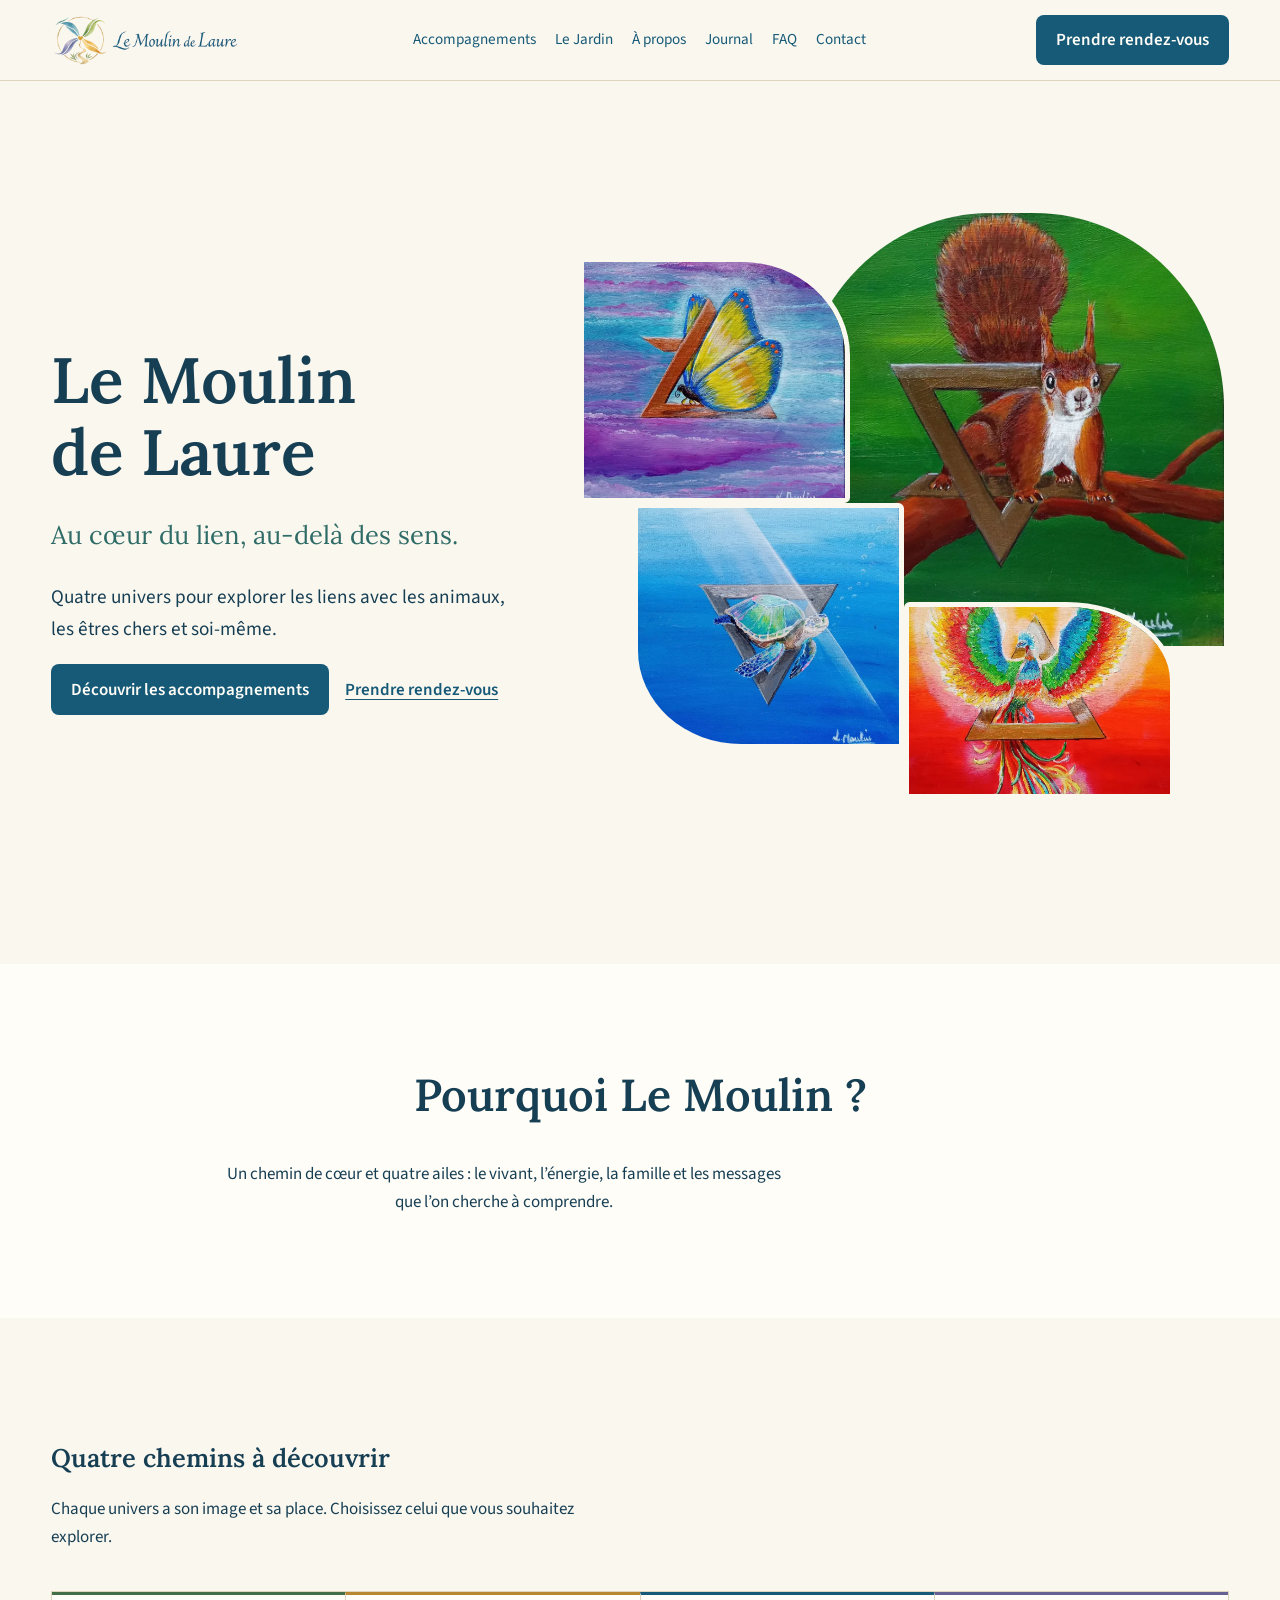
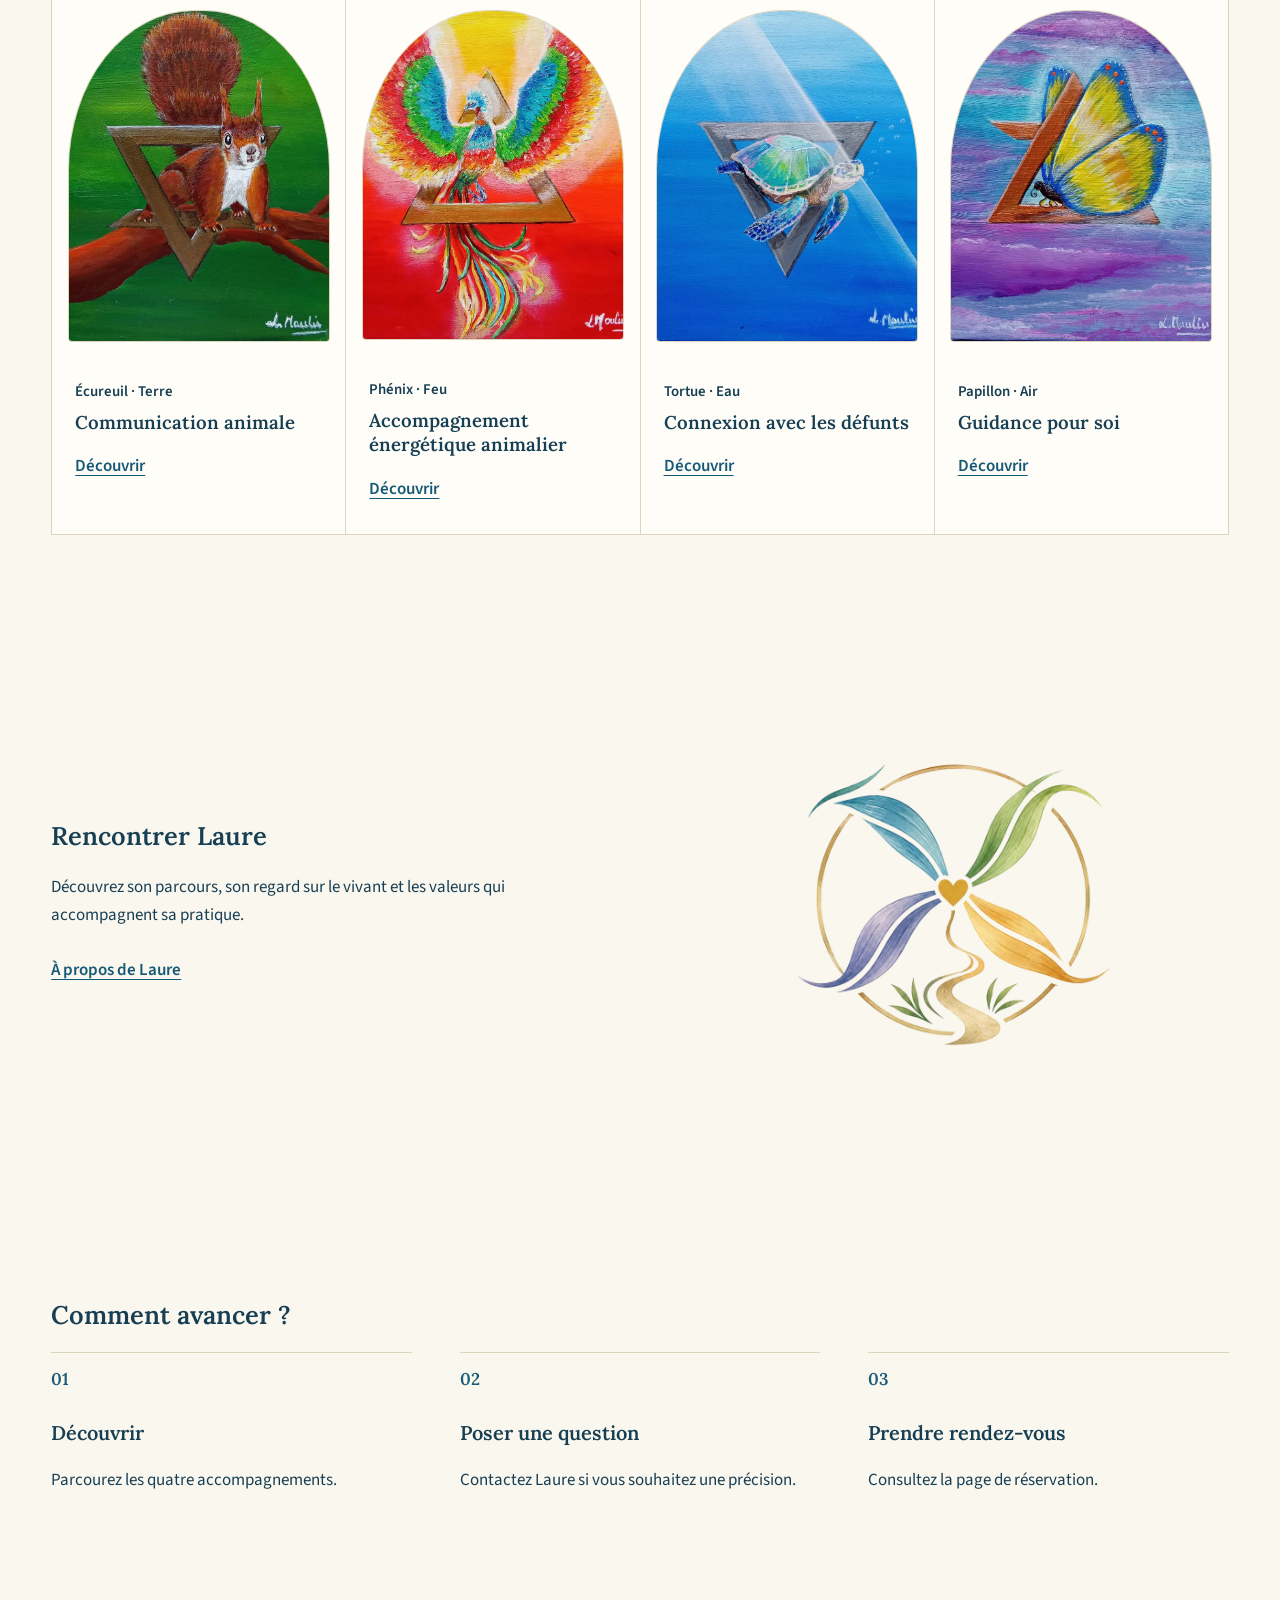
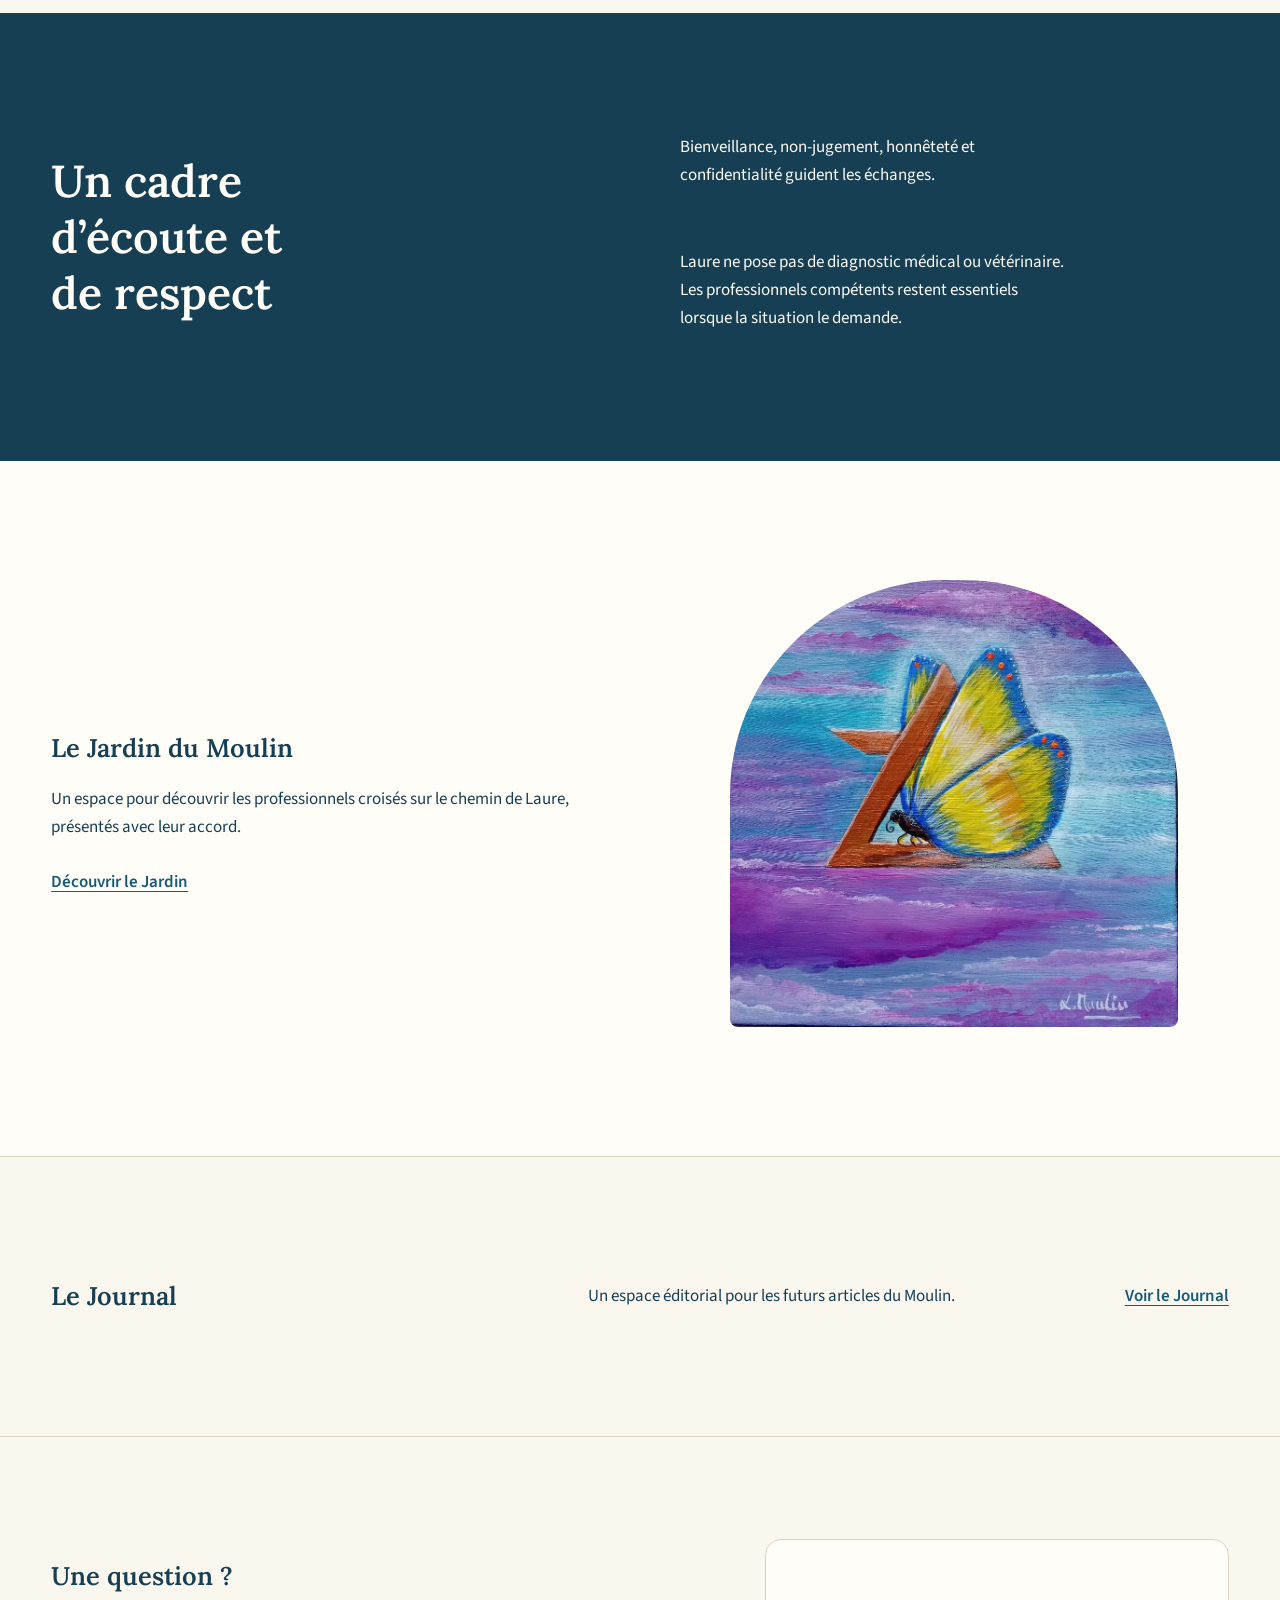
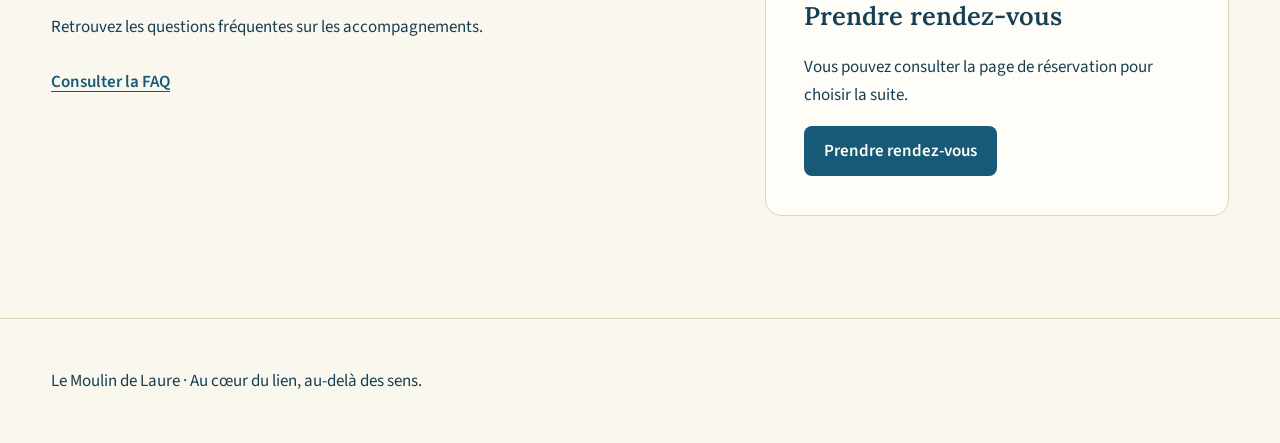
<file: design/prototypes/index.html>
<!doctype html><html lang="fr"><head><meta charset="utf-8"><meta name="viewport" content="width=device-width,initial-scale=1"><title>Accueil · prototype local</title><link rel="stylesheet" href="../../wp-content/themes/lemoulindelaure-child/style.css"><link rel="stylesheet" href="../../wp-content/themes/lemoulindelaure-child/assets/css/components.css"><link rel="stylesheet" href="../../wp-content/themes/lemoulindelaure-child/assets/css/pages/home.css"><link rel="stylesheet" href="../../wp-content/themes/lemoulindelaure-child/assets/css/pages/accompagnements.css"><link rel="stylesheet" href="preview.css"></head><body><a class="preview-skip" href="#contenu">Aller au contenu</a><header class="preview-header"><div class="lmdl-container"><a href="index.html"><img src="../../wp-content/themes/lemoulindelaure-child/assets/logo/logo-horizontal-transparent.png" alt="Le Moulin de Laure" width="1200" height="380"></a><nav class="preview-desktop-nav" aria-label="Navigation principale"><a class="" href="accompagnements.html">Accompagnements</a><a class="" href="destination.html?path=%2Fle-jardin%2F">Le Jardin</a><a class="" href="destination.html?path=%2Fa-propos%2F">À propos</a><a class="" href="destination.html?path=%2Fjournal%2F">Journal</a><a class="" href="destination.html?path=%2Ffaq%2F">FAQ</a><a class="" href="destination.html?path=%2Fcontact%2F">Contact</a></nav><a class="lmdl-button" href="destination.html?path=%2Fprendre-rendez-vous%2F">Prendre rendez-vous</a><details class="preview-menu"><summary>Menu</summary><nav aria-label="Navigation mobile"><a class="" href="accompagnements.html">Accompagnements</a><a class="" href="destination.html?path=%2Fle-jardin%2F">Le Jardin</a><a class="" href="destination.html?path=%2Fa-propos%2F">À propos</a><a class="" href="destination.html?path=%2Fjournal%2F">Journal</a><a class="" href="destination.html?path=%2Ffaq%2F">FAQ</a><a class="" href="destination.html?path=%2Fcontact%2F">Contact</a><a class="lmdl-text-link" href="destination.html?path=%2Fprendre-rendez-vous%2F">Prendre rendez-vous</a></nav></details></div></header><main id="contenu"><section class="lmdl-section lmdl-home-intro"><div class="lmdl-container"><div class="lmdl-home-hero"><div class="lmdl-home-hero__copy"><h1>Le Moulin de Laure</h1><p class="lmdl-home-hero__signature">Au cœur du lien, au-delà des sens.</p><p>Quatre univers pour explorer les liens avec les animaux, les êtres chers et soi-même.</p><div class="lmdl-cta-group"><p><a class="lmdl-button" href="accompagnements.html">Découvrir les accompagnements</a></p><p><a class="lmdl-text-link" href="destination.html?path=%2Fprendre-rendez-vous%2F">Prendre rendez-vous</a></p></div></div><div class="lmdl-home-hero__art"><div class="lmdl-art-collage"><figure class="lmdl-art-collage__lead"><img src="../../wp-content/themes/lemoulindelaure-child/assets/art/painting-squirrel-display.webp" width="945" height="960" alt=""></figure><figure class="lmdl-art-collage__second"><img src="../../wp-content/themes/lemoulindelaure-child/assets/art/painting-butterfly-display.webp" width="960" height="959" alt=""></figure><figure class="lmdl-art-collage__third"><img src="../../wp-content/themes/lemoulindelaure-child/assets/art/painting-turtle-display.webp" width="960" height="946" alt=""></figure><figure class="lmdl-art-collage__fourth"><img src="../../wp-content/themes/lemoulindelaure-child/assets/art/painting-phoenix-display.webp" width="945" height="960" alt=""></figure></div></div></div></div></section><section class="lmdl-section lmdl-home-manifesto"><div class="lmdl-container"><div class="lmdl-prose"><h2>Pourquoi Le Moulin ?</h2><p>Un chemin de cœur et quatre ailes : le vivant, l’énergie, la famille et les messages que l’on cherche à comprendre.</p></div></div></section><section class="lmdl-section lmdl-home-universes"><div class="lmdl-container"><h2>Quatre chemins à découvrir</h2><p>Chaque univers a son image et sa place. Choisissez celui que vous souhaitez explorer.</p><div class="lmdl-universe-field"><article class="lmdl-universe-panel lmdl-universe-panel--earth"><div class="lmdl-universe-panel__media"><figure class="lmdl-universe-panel__painting"><img src="../../wp-content/themes/lemoulindelaure-child/assets/art/painting-squirrel-display.webp" width="945" height="960" alt=""></figure></div><div class="lmdl-universe-panel__inner"><p class="lmdl-universe-panel__identity">Écureuil · Terre</p><h3>Communication animale</h3><p><a class="lmdl-universe-panel__link" aria-label="Découvrir Communication animale" href="destination.html?path=%2Faccompagnements%2Fcommunication-animale%2F">Découvrir</a></p></div></article><article class="lmdl-universe-panel lmdl-universe-panel--fire"><div class="lmdl-universe-panel__media"><figure class="lmdl-universe-panel__painting"><img src="../../wp-content/themes/lemoulindelaure-child/assets/art/painting-phoenix-display.webp" width="945" height="960" alt=""></figure></div><div class="lmdl-universe-panel__inner"><p class="lmdl-universe-panel__identity">Phénix · Feu</p><h3>Accompagnement énergétique animalier</h3><p><a class="lmdl-universe-panel__link" aria-label="Découvrir Accompagnement énergétique animalier" href="destination.html?path=%2Faccompagnements%2Faccompagnement-energetique-animalier%2F">Découvrir</a></p></div></article><article class="lmdl-universe-panel lmdl-universe-panel--water"><div class="lmdl-universe-panel__media"><figure class="lmdl-universe-panel__painting"><img src="../../wp-content/themes/lemoulindelaure-child/assets/art/painting-turtle-display.webp" width="960" height="946" alt=""></figure></div><div class="lmdl-universe-panel__inner"><p class="lmdl-universe-panel__identity">Tortue · Eau</p><h3>Connexion avec les défunts</h3><p><a class="lmdl-universe-panel__link" aria-label="Découvrir Connexion avec les défunts" href="destination.html?path=%2Faccompagnements%2Fconnexion-defunts%2F">Découvrir</a></p></div></article><article class="lmdl-universe-panel lmdl-universe-panel--air"><div class="lmdl-universe-panel__media"><figure class="lmdl-universe-panel__painting"><img src="../../wp-content/themes/lemoulindelaure-child/assets/art/painting-butterfly-display.webp" width="960" height="959" alt=""></figure></div><div class="lmdl-universe-panel__inner"><p class="lmdl-universe-panel__identity">Papillon · Air</p><h3>Guidance pour soi</h3><p><a class="lmdl-universe-panel__link" aria-label="Découvrir Guidance pour soi" href="destination.html?path=%2Faccompagnements%2Fguidance-pour-soi%2F">Découvrir</a></p></div></article></div></div></section><section class="lmdl-section lmdl-home-laure"><div class="lmdl-container"><div class="lmdl-editorial-split"><div class="lmdl-prose"><h2>Rencontrer Laure</h2><p>Découvrez son parcours, son regard sur le vivant et les valeurs qui accompagnent sa pratique.</p><a class="lmdl-text-link" href="destination.html?path=%2Fa-propos%2F">À propos de Laure</a></div><figure class="lmdl-home-laure__emblem"><img src="../../wp-content/themes/lemoulindelaure-child/assets/logo/embleme-transparent.png" width="700" height="636" alt=""></figure></div></div></section><section class="lmdl-section lmdl-home-process"><div class="lmdl-container"><h2>Comment avancer ?</h2><div class="lmdl-process"><div class="lmdl-process__step"><h3>Découvrir</h3><p>Parcourez les quatre accompagnements.</p></div><div class="lmdl-process__step"><h3>Poser une question</h3><p>Contactez Laure si vous souhaitez une précision.</p></div><div class="lmdl-process__step"><h3>Prendre rendez-vous</h3><p>Consultez la page de réservation.</p></div></div></div></section><section class="lmdl-section lmdl-home-values lmdl-surface--ink"><div class="lmdl-container"><h2>Un cadre d’écoute et de respect</h2><p>Bienveillance, non-jugement, honnêteté et confidentialité guident les échanges.</p><p>Laure ne pose pas de diagnostic médical ou vétérinaire. Les professionnels compétents restent essentiels lorsque la situation le demande.</p></div></section><section class="lmdl-section lmdl-home-garden"><div class="lmdl-container"><div class="lmdl-editorial-split"><div><h2>Le Jardin du Moulin</h2><p>Un espace pour découvrir les professionnels croisés sur le chemin de Laure, présentés avec leur accord.</p><a class="lmdl-text-link" href="destination.html?path=%2Fle-jardin%2F">Découvrir le Jardin</a></div><figure class="lmdl-home-garden__art"><img src="../../wp-content/themes/lemoulindelaure-child/assets/art/painting-butterfly-display.webp" width="960" height="959" alt=""></figure></div></div></section><section class="lmdl-section lmdl-home-journal"><div class="lmdl-container"><h2>Le Journal</h2><p>Un espace éditorial pour les futurs articles du Moulin.</p><a class="lmdl-text-link" href="destination.html?path=%2Fjournal%2F">Voir le Journal</a></div></section><section class="lmdl-section lmdl-home-close"><div class="lmdl-container"><div class="lmdl-faq-booking"><div><h2>Une question ?</h2><p>Retrouvez les questions fréquentes sur les accompagnements.</p><a class="lmdl-text-link" href="destination.html?path=%2Ffaq%2F">Consulter la FAQ</a></div><div class="lmdl-home-close__booking"><h2>Prendre rendez-vous</h2><p>Vous pouvez consulter la page de réservation pour choisir la suite.</p><a class="lmdl-button" href="destination.html?path=%2Fprendre-rendez-vous%2F">Prendre rendez-vous</a></div></div></div></section></main><footer class="preview-footer"><div class="lmdl-container">Le Moulin de Laure · Au cœur du lien, au-delà des sens.</div></footer></body></html>
</file>
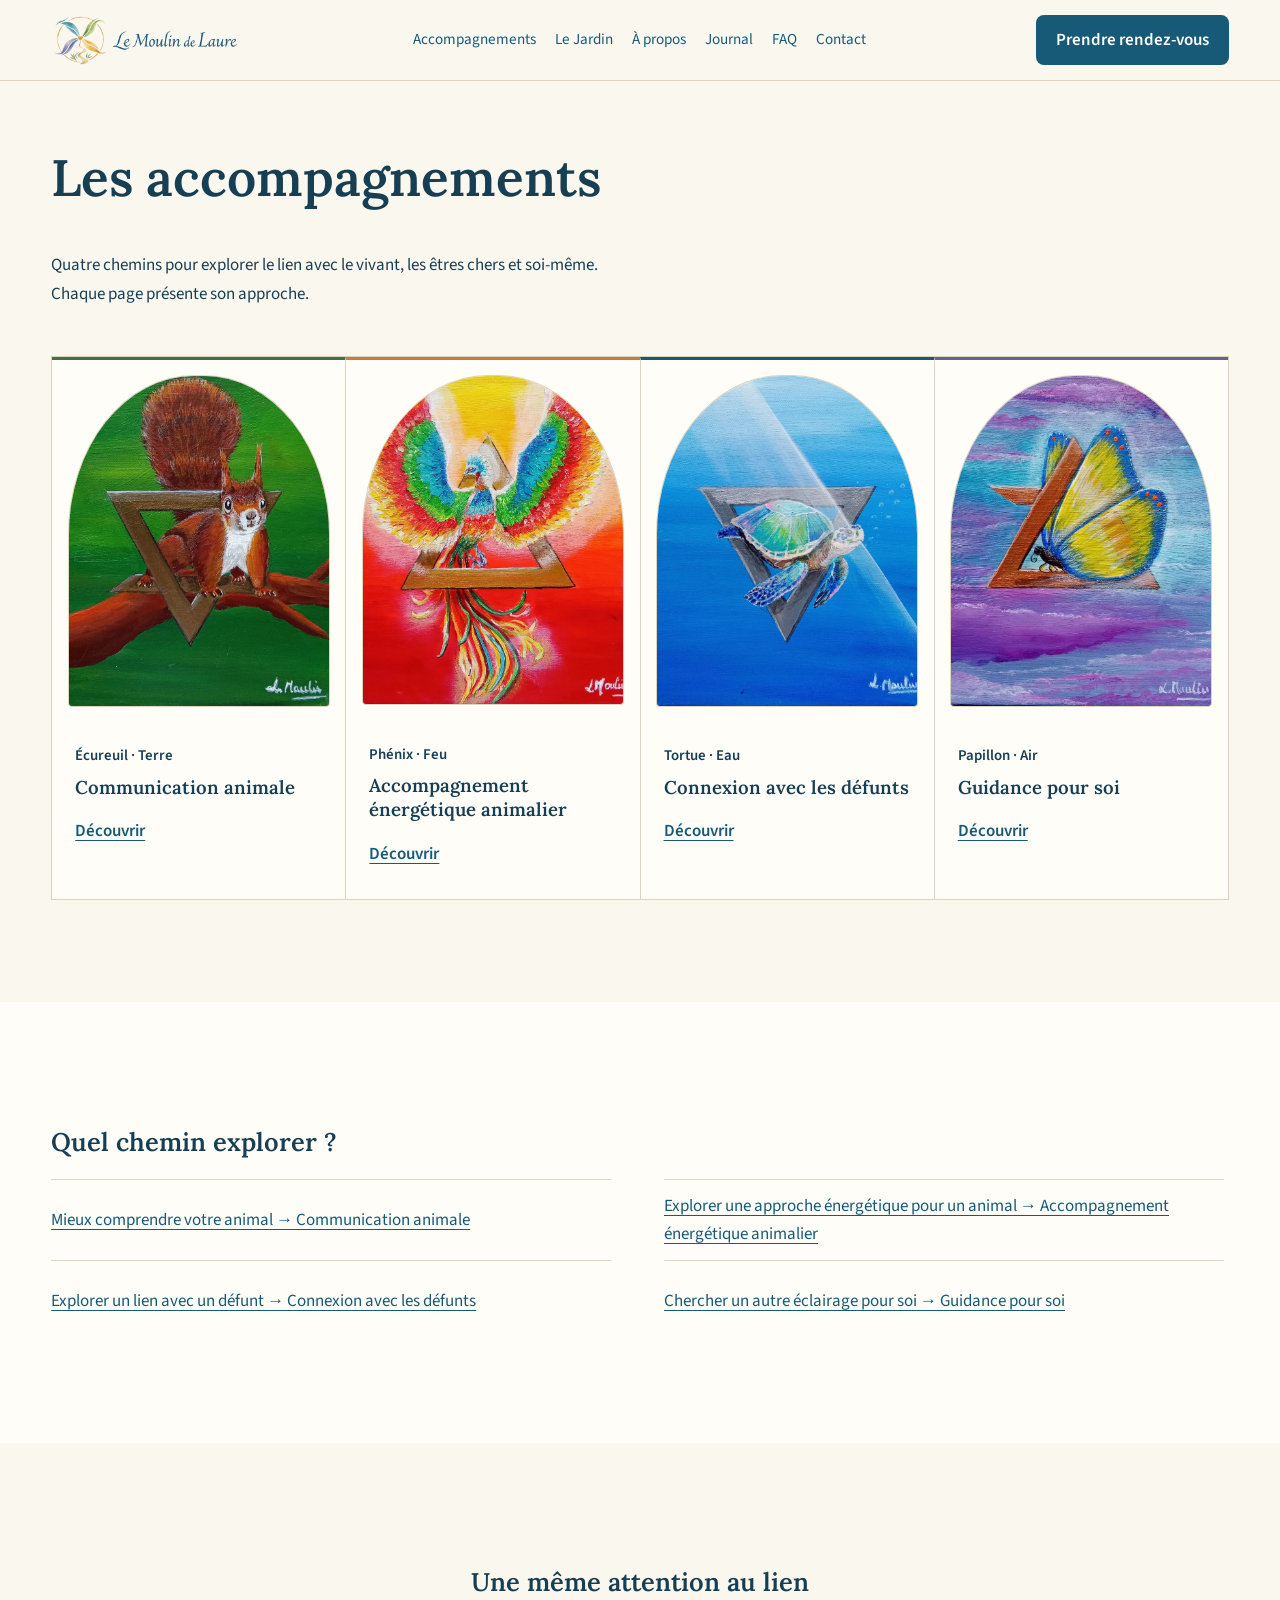
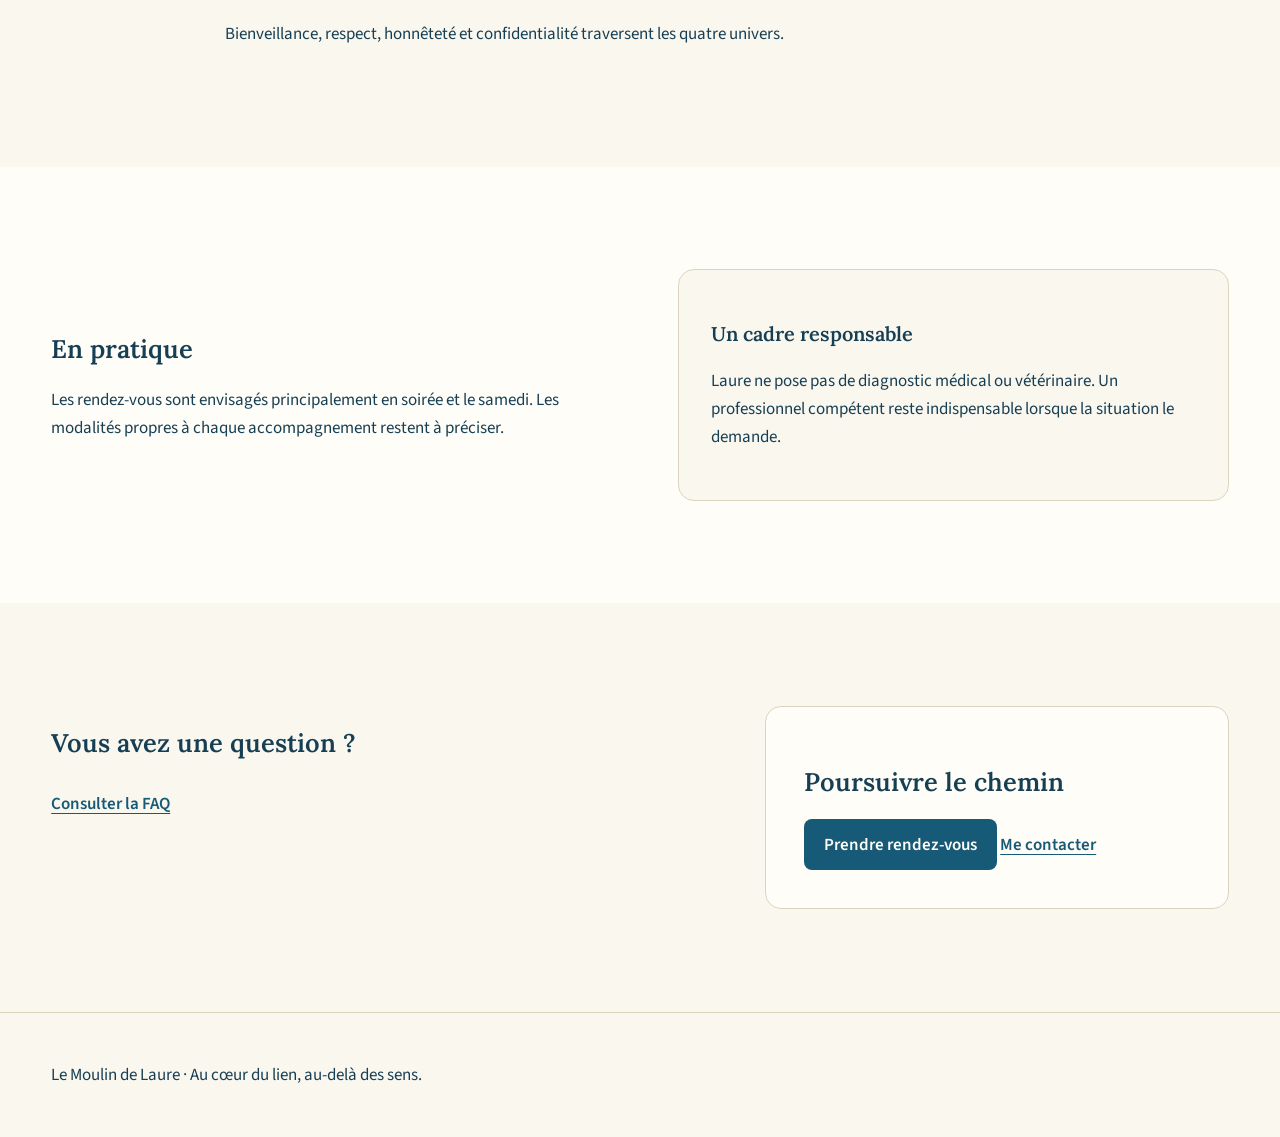
<file: design/prototypes/accompagnements.html>
<!doctype html><html lang="fr"><head><meta charset="utf-8"><meta name="viewport" content="width=device-width,initial-scale=1"><title>Accompagnements · prototype local</title><link rel="stylesheet" href="../../wp-content/themes/lemoulindelaure-child/style.css"><link rel="stylesheet" href="../../wp-content/themes/lemoulindelaure-child/assets/css/components.css"><link rel="stylesheet" href="../../wp-content/themes/lemoulindelaure-child/assets/css/pages/accompagnements.css"><link rel="stylesheet" href="../../wp-content/themes/lemoulindelaure-child/assets/css/pages/home.css"><link rel="stylesheet" href="preview.css"></head><body><a class="preview-skip" href="#contenu">Aller au contenu</a><header class="preview-header"><div class="lmdl-container"><a href="index.html"><img src="../../wp-content/themes/lemoulindelaure-child/assets/logo/logo-horizontal-transparent.png" alt="Le Moulin de Laure" width="1200" height="380"></a><nav class="preview-desktop-nav" aria-label="Navigation principale"><a class="" href="accompagnements.html">Accompagnements</a><a class="" href="destination.html?path=%2Fle-jardin%2F">Le Jardin</a><a class="" href="destination.html?path=%2Fa-propos%2F">À propos</a><a class="" href="destination.html?path=%2Fjournal%2F">Journal</a><a class="" href="destination.html?path=%2Ffaq%2F">FAQ</a><a class="" href="destination.html?path=%2Fcontact%2F">Contact</a></nav><a class="lmdl-button" href="destination.html?path=%2Fprendre-rendez-vous%2F">Prendre rendez-vous</a><details class="preview-menu"><summary>Menu</summary><nav aria-label="Navigation mobile"><a class="" href="accompagnements.html">Accompagnements</a><a class="" href="destination.html?path=%2Fle-jardin%2F">Le Jardin</a><a class="" href="destination.html?path=%2Fa-propos%2F">À propos</a><a class="" href="destination.html?path=%2Fjournal%2F">Journal</a><a class="" href="destination.html?path=%2Ffaq%2F">FAQ</a><a class="" href="destination.html?path=%2Fcontact%2F">Contact</a><a class="lmdl-text-link" href="destination.html?path=%2Fprendre-rendez-vous%2F">Prendre rendez-vous</a></nav></details></div></header><main id="contenu"><section class="lmdl-section lmdl-hub-intro"><div class="lmdl-container"><div class="lmdl-prose"><h1>Les accompagnements</h1><p>Quatre chemins pour explorer le lien avec le vivant, les êtres chers et soi-même. Chaque page présente son approche.</p></div></div></section><section class="lmdl-section lmdl-hub-universes"><div class="lmdl-container"><div class="lmdl-universe-field"><article class="lmdl-universe-panel lmdl-universe-panel--earth"><div class="lmdl-universe-panel__media"><figure class="lmdl-universe-panel__painting"><img src="../../wp-content/themes/lemoulindelaure-child/assets/art/painting-squirrel-display.webp" width="945" height="960" alt=""></figure></div><div class="lmdl-universe-panel__inner"><p class="lmdl-universe-panel__identity">Écureuil · Terre</p><h2>Communication animale</h2><p><a class="lmdl-universe-panel__link" aria-label="Découvrir Communication animale" href="destination.html?path=%2Faccompagnements%2Fcommunication-animale%2F">Découvrir</a></p></div></article><article class="lmdl-universe-panel lmdl-universe-panel--fire"><div class="lmdl-universe-panel__media"><figure class="lmdl-universe-panel__painting"><img src="../../wp-content/themes/lemoulindelaure-child/assets/art/painting-phoenix-display.webp" width="945" height="960" alt=""></figure></div><div class="lmdl-universe-panel__inner"><p class="lmdl-universe-panel__identity">Phénix · Feu</p><h2>Accompagnement énergétique animalier</h2><p><a class="lmdl-universe-panel__link" aria-label="Découvrir Accompagnement énergétique animalier" href="destination.html?path=%2Faccompagnements%2Faccompagnement-energetique-animalier%2F">Découvrir</a></p></div></article><article class="lmdl-universe-panel lmdl-universe-panel--water"><div class="lmdl-universe-panel__media"><figure class="lmdl-universe-panel__painting"><img src="../../wp-content/themes/lemoulindelaure-child/assets/art/painting-turtle-display.webp" width="960" height="946" alt=""></figure></div><div class="lmdl-universe-panel__inner"><p class="lmdl-universe-panel__identity">Tortue · Eau</p><h2>Connexion avec les défunts</h2><p><a class="lmdl-universe-panel__link" aria-label="Découvrir Connexion avec les défunts" href="destination.html?path=%2Faccompagnements%2Fconnexion-defunts%2F">Découvrir</a></p></div></article><article class="lmdl-universe-panel lmdl-universe-panel--air"><div class="lmdl-universe-panel__media"><figure class="lmdl-universe-panel__painting"><img src="../../wp-content/themes/lemoulindelaure-child/assets/art/painting-butterfly-display.webp" width="960" height="959" alt=""></figure></div><div class="lmdl-universe-panel__inner"><p class="lmdl-universe-panel__identity">Papillon · Air</p><h2>Guidance pour soi</h2><p><a class="lmdl-universe-panel__link" aria-label="Découvrir Guidance pour soi" href="destination.html?path=%2Faccompagnements%2Fguidance-pour-soi%2F">Découvrir</a></p></div></article></div></div></section><section class="lmdl-section lmdl-hub-orientation"><div class="lmdl-container"><h2>Quel chemin explorer ?</h2><div class="lmdl-hub-orientation__list"><p><a class="" href="destination.html?path=%2Faccompagnements%2Fcommunication-animale%2F">Mieux comprendre votre animal → Communication animale</a></p><p><a class="" href="destination.html?path=%2Faccompagnements%2Faccompagnement-energetique-animalier%2F">Explorer une approche énergétique pour un animal → Accompagnement énergétique animalier</a></p><p><a class="" href="destination.html?path=%2Faccompagnements%2Fconnexion-defunts%2F">Explorer un lien avec un défunt → Connexion avec les défunts</a></p><p><a class="" href="destination.html?path=%2Faccompagnements%2Fguidance-pour-soi%2F">Chercher un autre éclairage pour soi → Guidance pour soi</a></p></div></div></section><section class="lmdl-section lmdl-hub-frame"><div class="lmdl-container"><h2>Une même attention au lien</h2><p>Bienveillance, respect, honnêteté et confidentialité traversent les quatre univers.</p></div></section><section class="lmdl-section lmdl-hub-practical"><div class="lmdl-container"><div class="lmdl-editorial-split"><div><h2>En pratique</h2><p>Les rendez-vous sont envisagés principalement en soirée et le samedi. Les modalités propres à chaque accompagnement restent à préciser.</p></div><div class="lmdl-boundary"><h3>Un cadre responsable</h3><p>Laure ne pose pas de diagnostic médical ou vétérinaire. Un professionnel compétent reste indispensable lorsque la situation le demande.</p></div></div></div></section><section class="lmdl-section lmdl-hub-close"><div class="lmdl-container"><div class="lmdl-faq-booking"><div><h2>Vous avez une question ?</h2><a class="lmdl-text-link" href="destination.html?path=%2Ffaq%2F">Consulter la FAQ</a></div><div class="lmdl-home-close__booking"><h2>Poursuivre le chemin</h2><a class="lmdl-button" href="destination.html?path=%2Fprendre-rendez-vous%2F">Prendre rendez-vous</a> <a class="lmdl-text-link" href="destination.html?path=%2Fcontact%2F">Me contacter</a></div></div></div></section></main><footer class="preview-footer"><div class="lmdl-container">Le Moulin de Laure · Au cœur du lien, au-delà des sens.</div></footer></body></html>
</file>
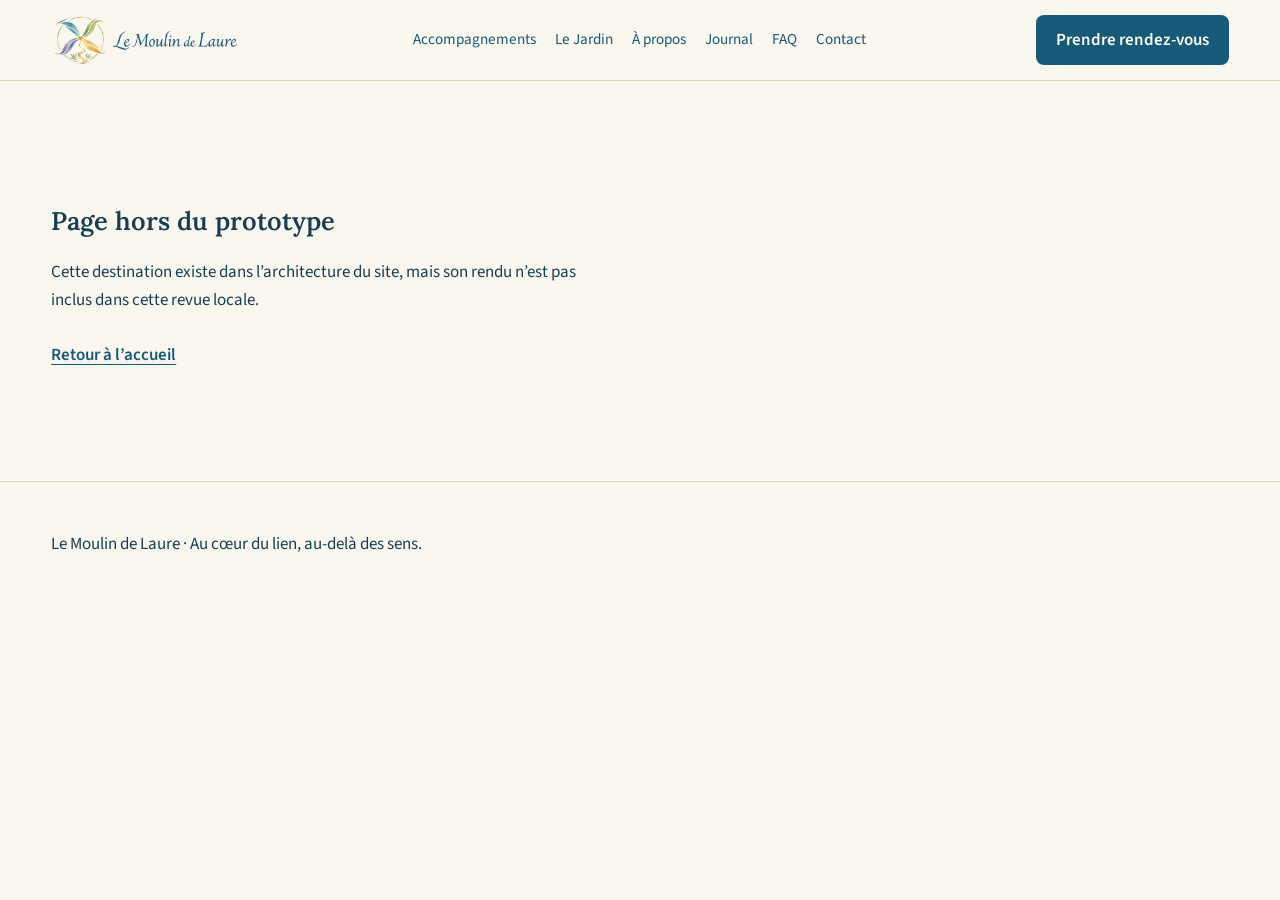
<file: design/prototypes/destination.html>
<!doctype html><html lang="fr"><head><meta charset="utf-8"><meta name="viewport" content="width=device-width,initial-scale=1"><title>Destination hors prototype · prototype local</title><link rel="stylesheet" href="../../wp-content/themes/lemoulindelaure-child/style.css"><link rel="stylesheet" href="../../wp-content/themes/lemoulindelaure-child/assets/css/components.css"><link rel="stylesheet" href="preview.css"></head><body><a class="preview-skip" href="#contenu">Aller au contenu</a><header class="preview-header"><div class="lmdl-container"><a href="index.html"><img src="../../wp-content/themes/lemoulindelaure-child/assets/logo/logo-horizontal-transparent.png" alt="Le Moulin de Laure" width="1200" height="380"></a><nav class="preview-desktop-nav" aria-label="Navigation principale"><a class="" href="accompagnements.html">Accompagnements</a><a class="" href="destination.html?path=%2Fle-jardin%2F">Le Jardin</a><a class="" href="destination.html?path=%2Fa-propos%2F">À propos</a><a class="" href="destination.html?path=%2Fjournal%2F">Journal</a><a class="" href="destination.html?path=%2Ffaq%2F">FAQ</a><a class="" href="destination.html?path=%2Fcontact%2F">Contact</a></nav><a class="lmdl-button" href="destination.html?path=%2Fprendre-rendez-vous%2F">Prendre rendez-vous</a><details class="preview-menu"><summary>Menu</summary><nav aria-label="Navigation mobile"><a class="" href="accompagnements.html">Accompagnements</a><a class="" href="destination.html?path=%2Fle-jardin%2F">Le Jardin</a><a class="" href="destination.html?path=%2Fa-propos%2F">À propos</a><a class="" href="destination.html?path=%2Fjournal%2F">Journal</a><a class="" href="destination.html?path=%2Ffaq%2F">FAQ</a><a class="" href="destination.html?path=%2Fcontact%2F">Contact</a><a class="lmdl-text-link" href="destination.html?path=%2Fprendre-rendez-vous%2F">Prendre rendez-vous</a></nav></details></div></header><main id="contenu"><section class="lmdl-section "><div class="lmdl-container"><h1>Page hors du prototype</h1><p>Cette destination existe dans l’architecture du site, mais son rendu n’est pas inclus dans cette revue locale.</p><a class="lmdl-text-link" href="index.html">Retour à l’accueil</a></div></section></main><footer class="preview-footer"><div class="lmdl-container">Le Moulin de Laure · Au cœur du lien, au-delà des sens.</div></footer></body></html>
</file>
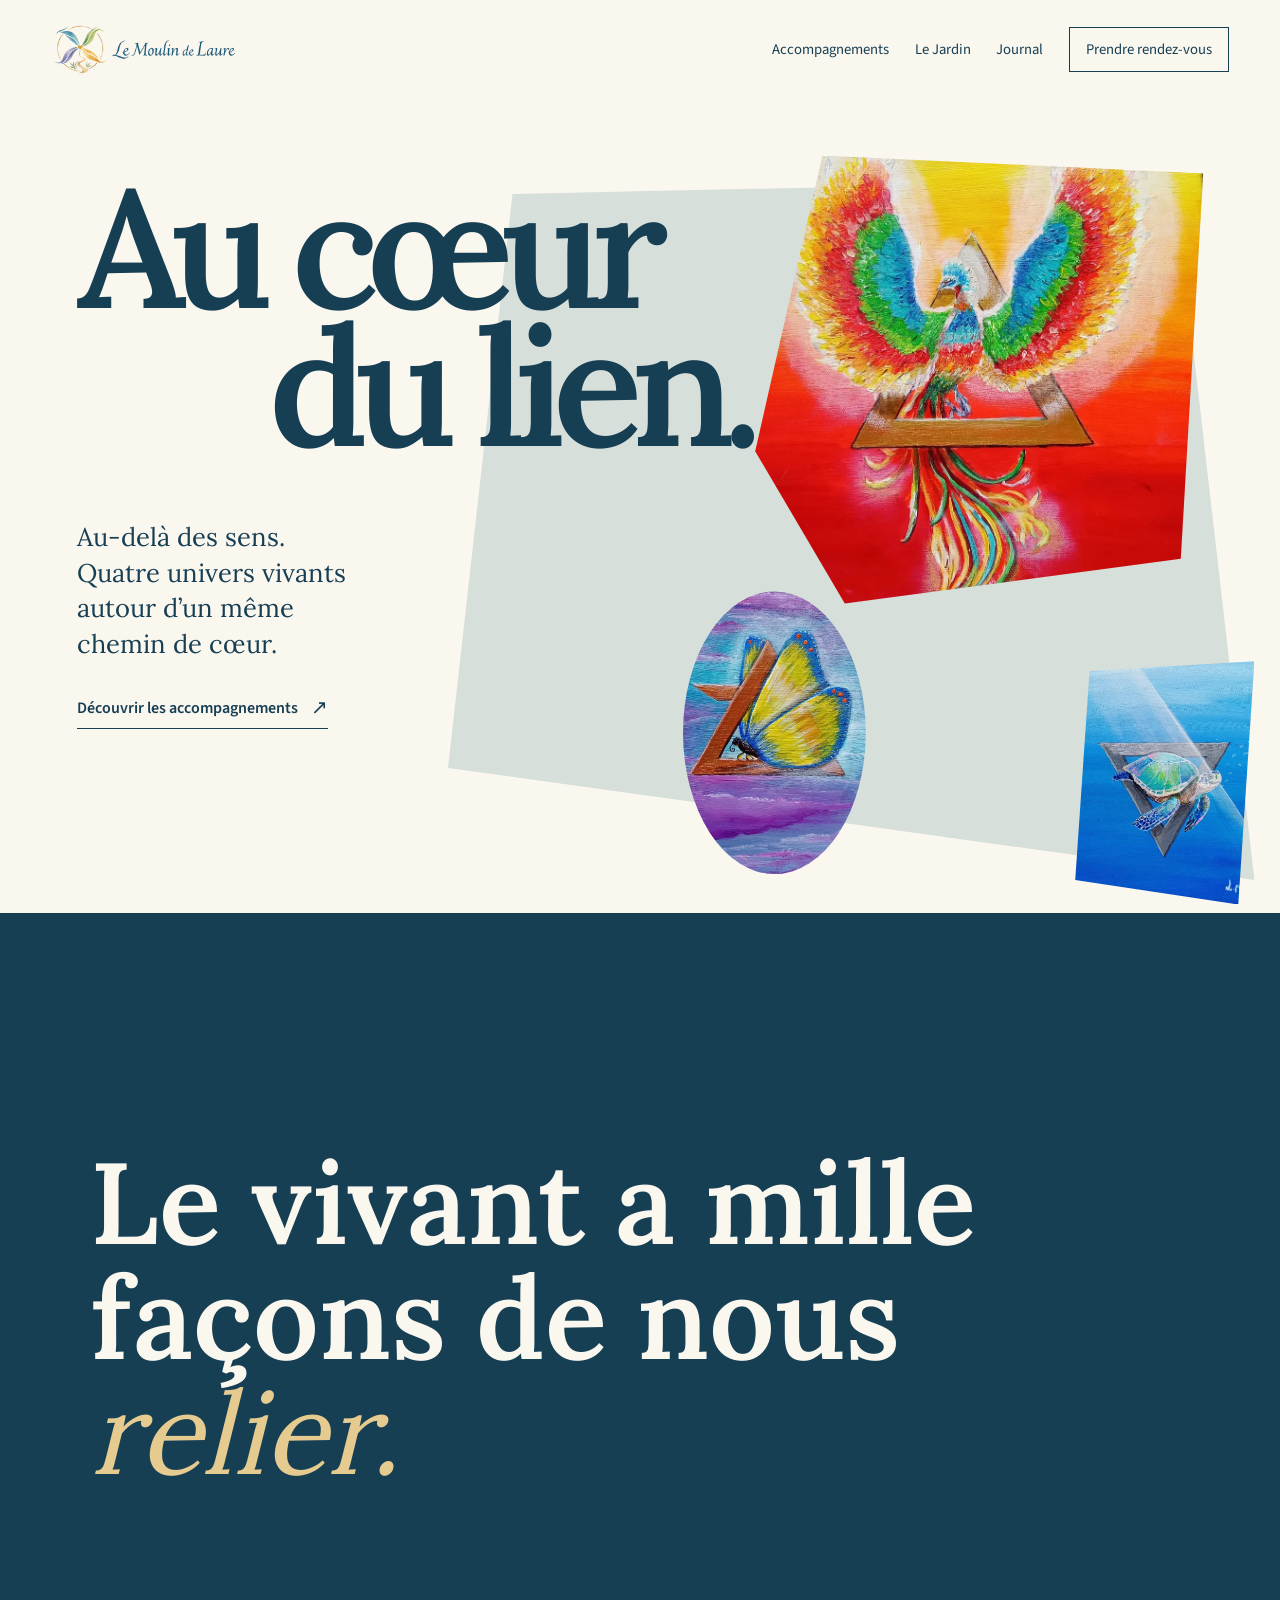
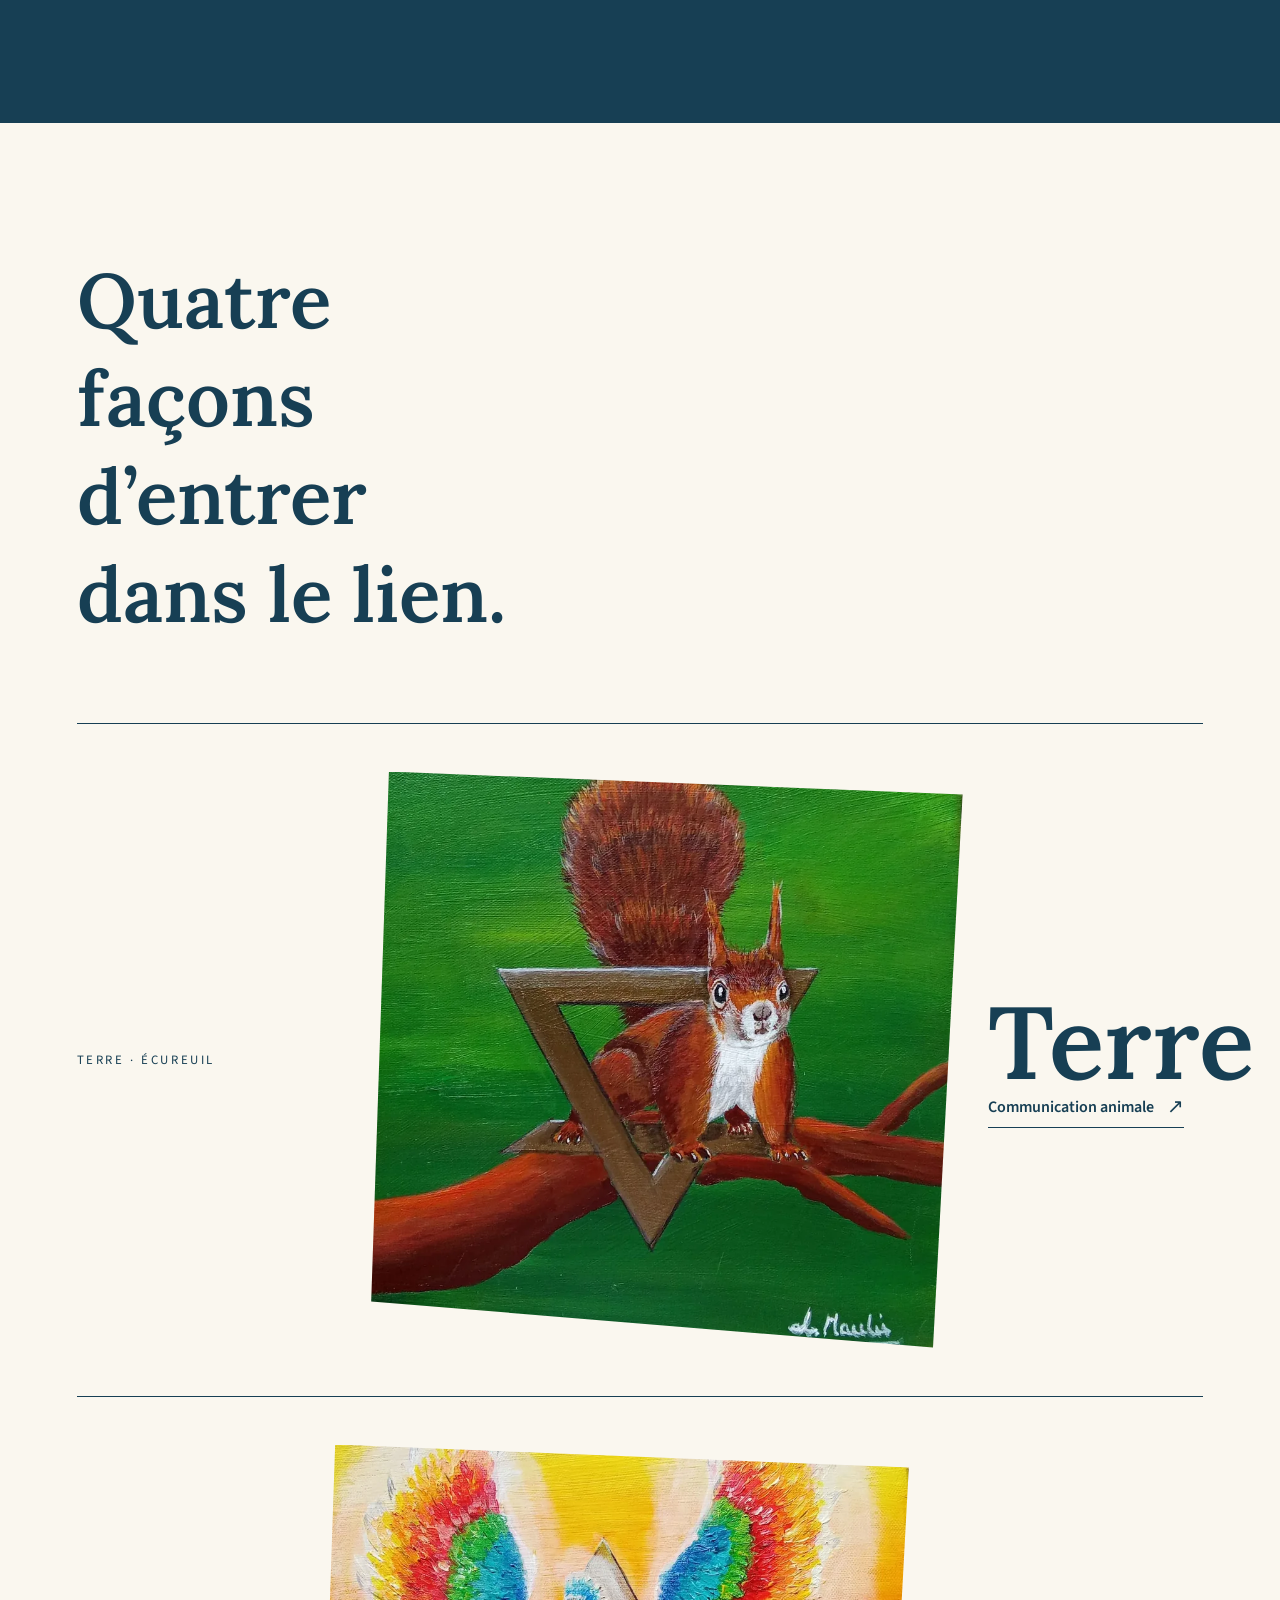
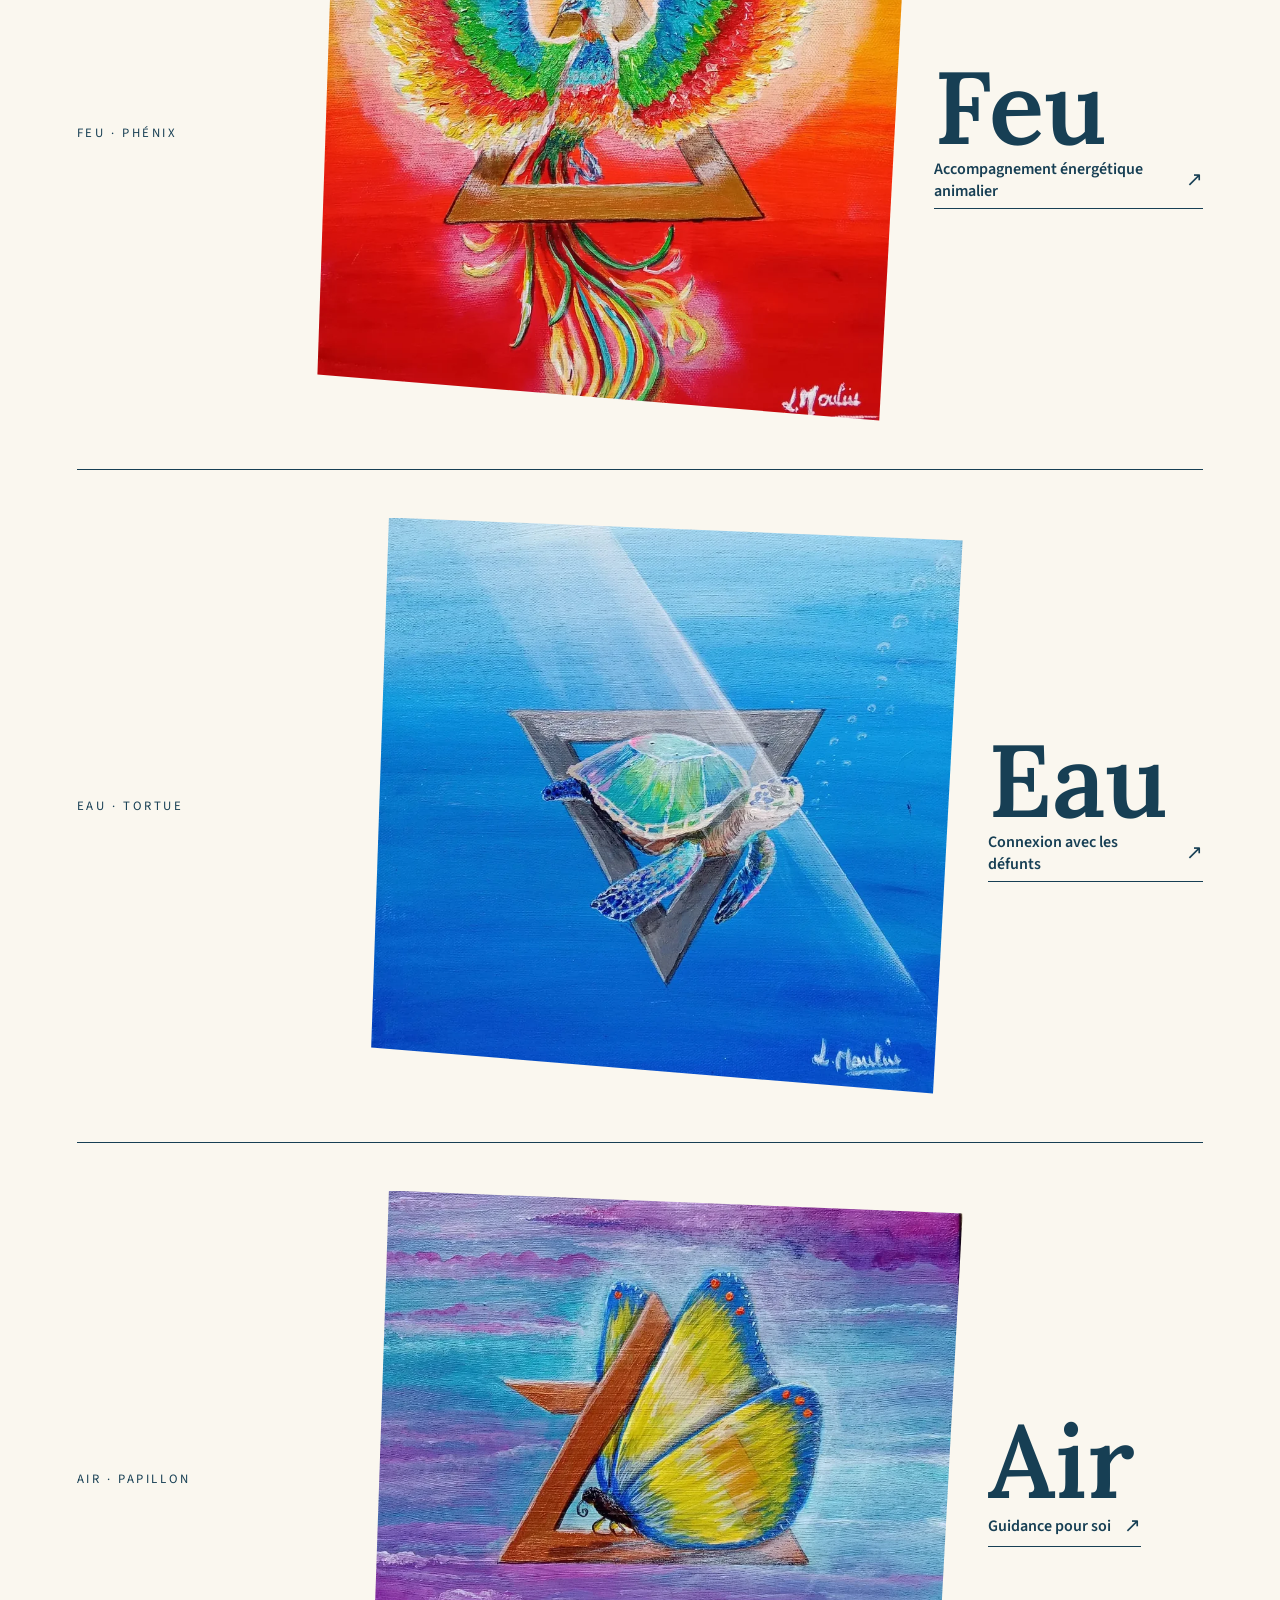
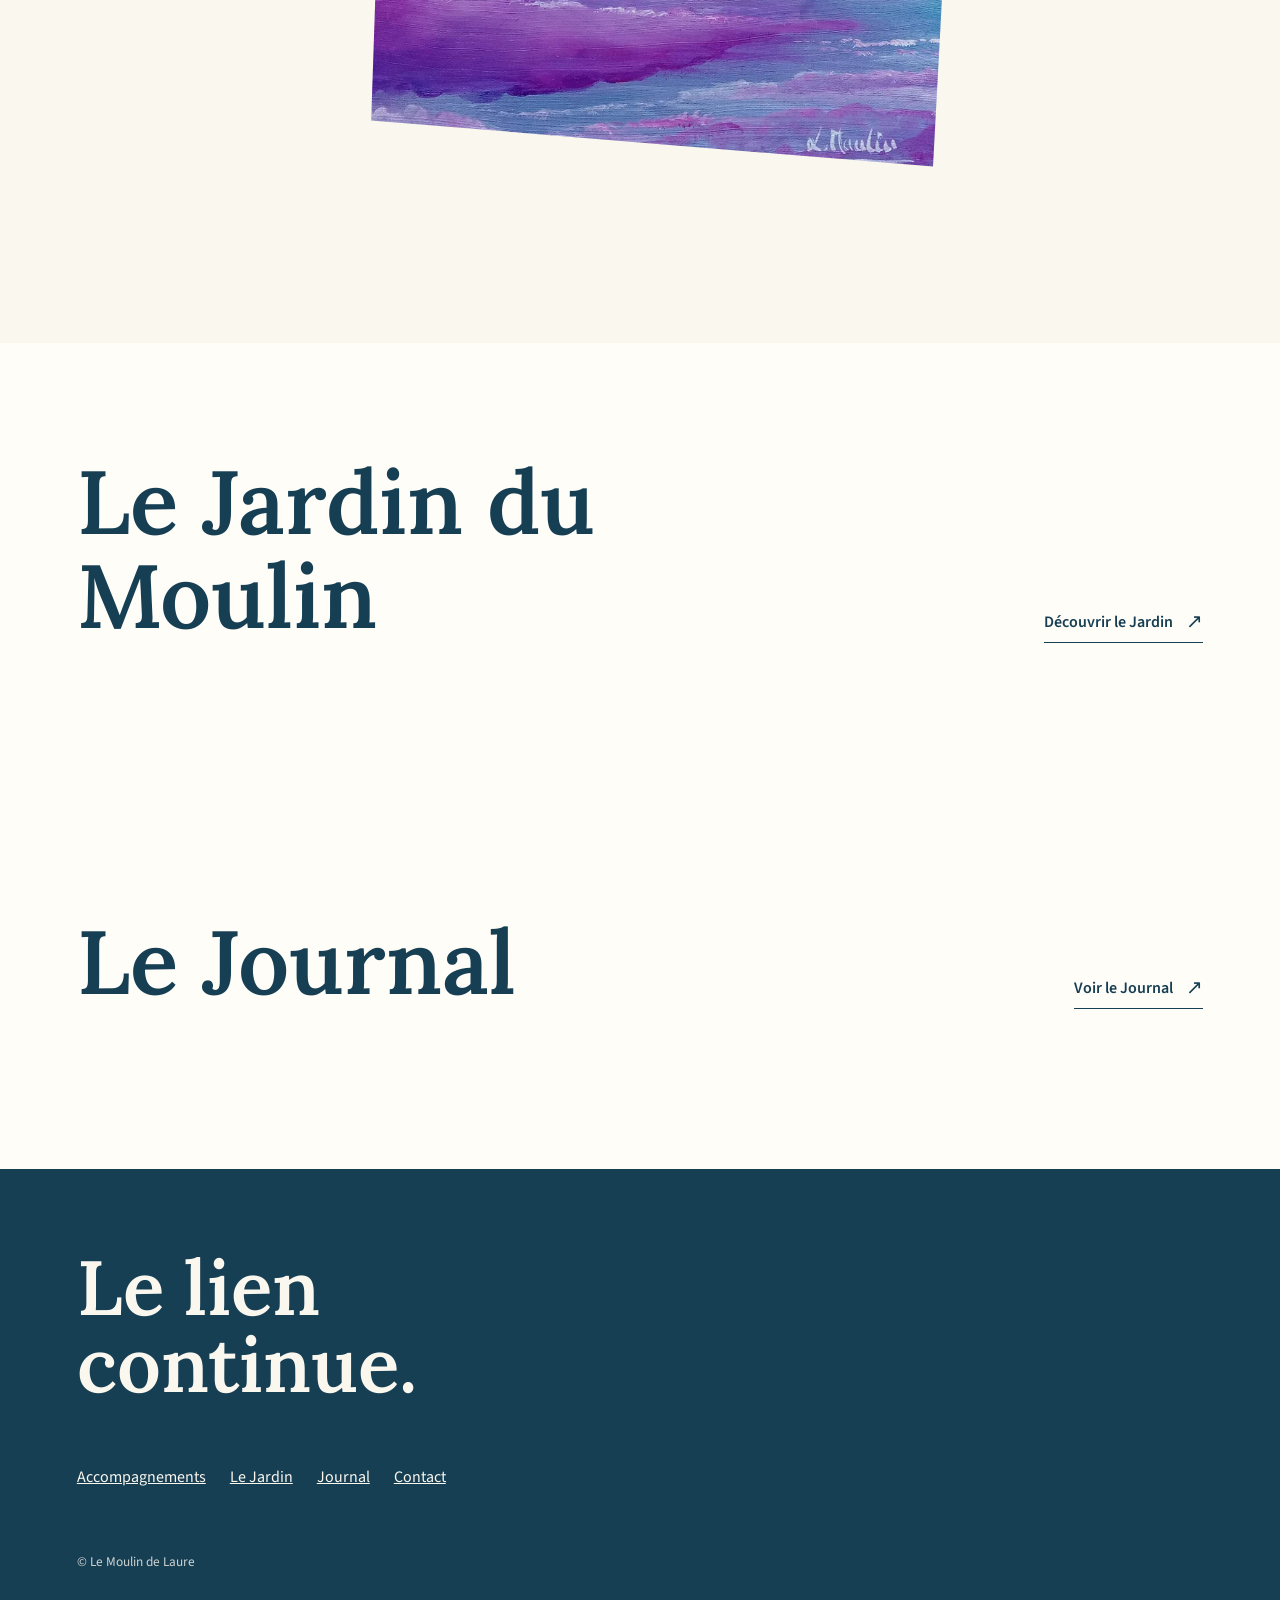
<file: design/prototypes/v2/collage.html>
<!doctype html><html lang="fr"><head><meta charset="utf-8"><meta name="viewport" content="width=device-width,initial-scale=1"><title>Direction C — Collage organique</title><link rel="stylesheet" href="directions.css"><link rel="icon" href="../../../wp-content/themes/lemoulindelaure-child/assets/logo/icone-32.png"></head><body class="c"><a class="skip" href="#main">Aller au contenu</a><header class="nav"><a href="collage.html" aria-label="Le Moulin de Laure, accueil"><img class="mark" src="../../../wp-content/themes/lemoulindelaure-child/assets/logo/logo-horizontal-transparent.png" alt="Le Moulin de Laure"></a><nav aria-label="Navigation principale"><ul><li><a href="#univers">Accompagnements</a></li><li><a href="#jardin">Le Jardin</a></li><li><a href="#journal">Journal</a></li><li><a class="reserve" href="#fin">Prendre rendez-vous</a></li></ul></nav></header><main id="main"><section class="opening"><h1>Au cœur <span>du lien.</span></h1><p>Au-delà des sens. Quatre univers vivants autour d’un même chemin de cœur.</p><a class="text-link" href="#univers">Découvrir les accompagnements</a><img class="art-fragment one" src="../../../wp-content/themes/lemoulindelaure-child/assets/art/painting-phoenix-display.webp" alt="Phénix peint par Laure"><img class="art-fragment two" src="../../../wp-content/themes/lemoulindelaure-child/assets/art/painting-butterfly-display.webp" alt="Papillon peint par Laure"><img class="art-fragment three" src="../../../wp-content/themes/lemoulindelaure-child/assets/art/painting-turtle-display.webp" alt="Tortue peinte par Laure"></section><section class="statement"><h2>Le vivant a mille façons de nous <em>relier.</em></h2></section><section class="universes" id="univers"><h2>Quatre façons d’entrer dans le lien.</h2><article class="universe-strip"><span class="folio">Terre · Écureuil</span><img src="../../../wp-content/themes/lemoulindelaure-child/assets/art/painting-squirrel-display.webp" alt="Écureuil peint par Laure"><div><h3>Terre</h3><a class="text-link" href="#fin">Communication animale</a></div></article><article class="universe-strip"><span class="folio">Feu · Phénix</span><img src="../../../wp-content/themes/lemoulindelaure-child/assets/art/painting-phoenix-display.webp" alt="Phénix peint par Laure"><div><h3>Feu</h3><a class="text-link" href="#fin">Accompagnement énergétique animalier</a></div></article><article class="universe-strip"><span class="folio">Eau · Tortue</span><img src="../../../wp-content/themes/lemoulindelaure-child/assets/art/painting-turtle-display.webp" alt="Tortue peinte par Laure"><div><h3>Eau</h3><a class="text-link" href="#fin">Connexion avec les défunts</a></div></article><article class="universe-strip"><span class="folio">Air · Papillon</span><img src="../../../wp-content/themes/lemoulindelaure-child/assets/art/painting-butterfly-display.webp" alt="Papillon peint par Laure"><div><h3>Air</h3><a class="text-link" href="#fin">Guidance pour soi</a></div></article></section><section class="a last-line" id="jardin"><h2>Le Jardin du Moulin</h2><a class="text-link" href="#journal">Découvrir le Jardin</a></section><section class="a last-line" id="journal"><h2>Le Journal</h2><a class="text-link" href="#fin">Voir le Journal</a></section></main><footer class="site-end" id="fin"><strong>Le lien continue.</strong><nav><a href="#univers">Accompagnements</a><a href="#jardin">Le Jardin</a><a href="#journal">Journal</a><a href="#fin">Contact</a></nav><small>© Le Moulin de Laure</small></footer></body></html>
</file>
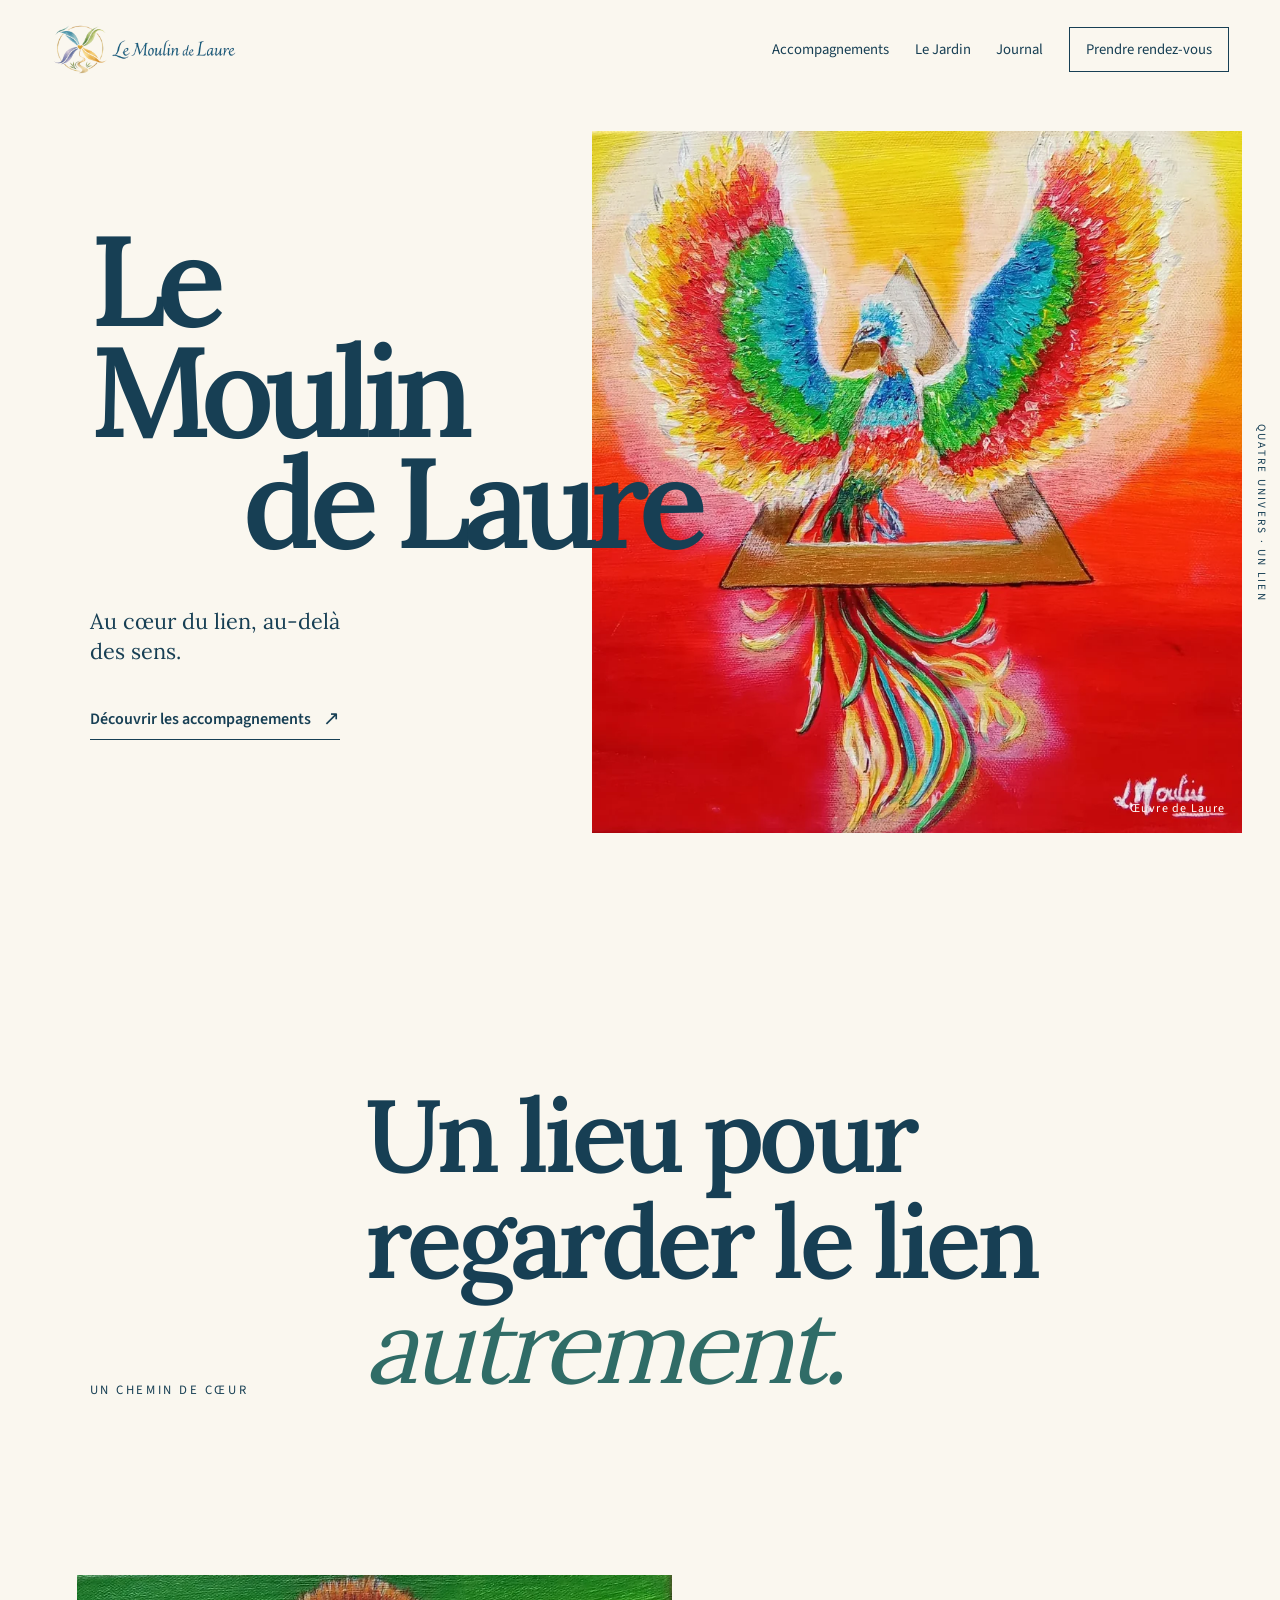
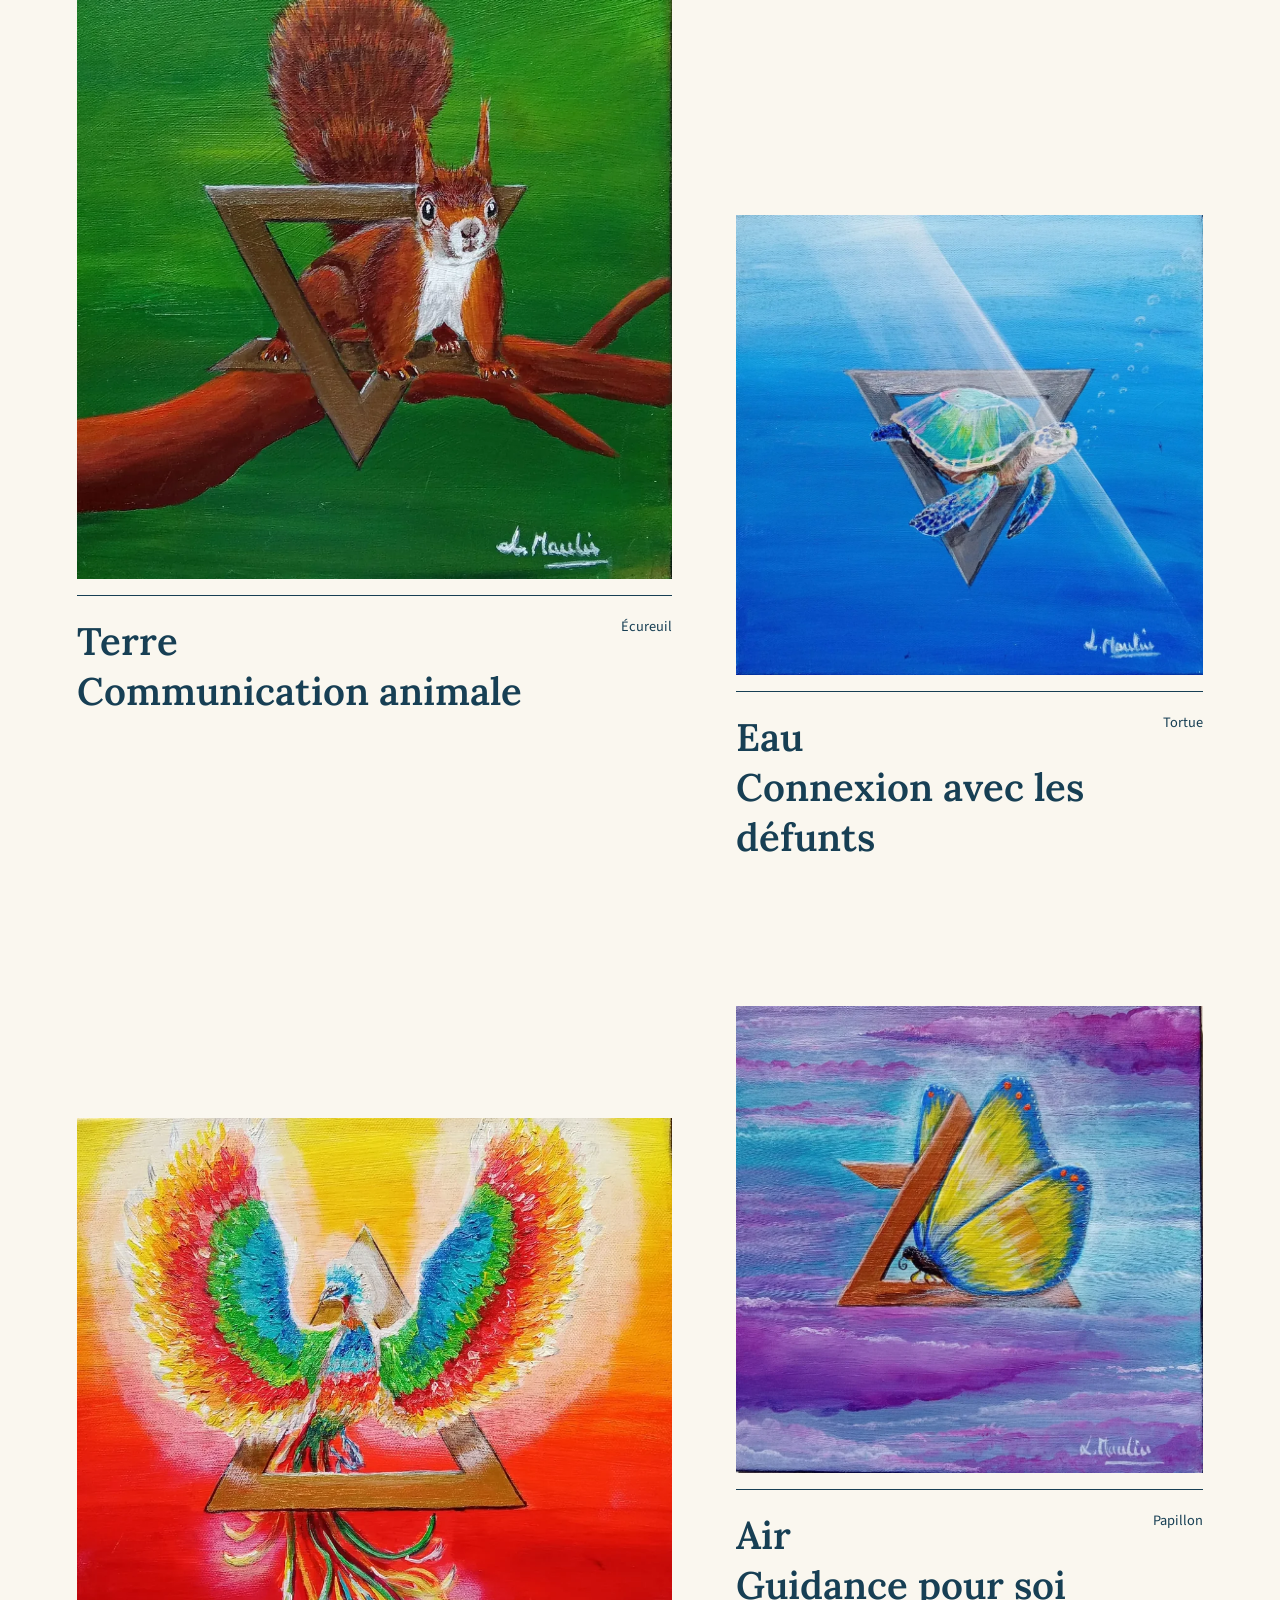
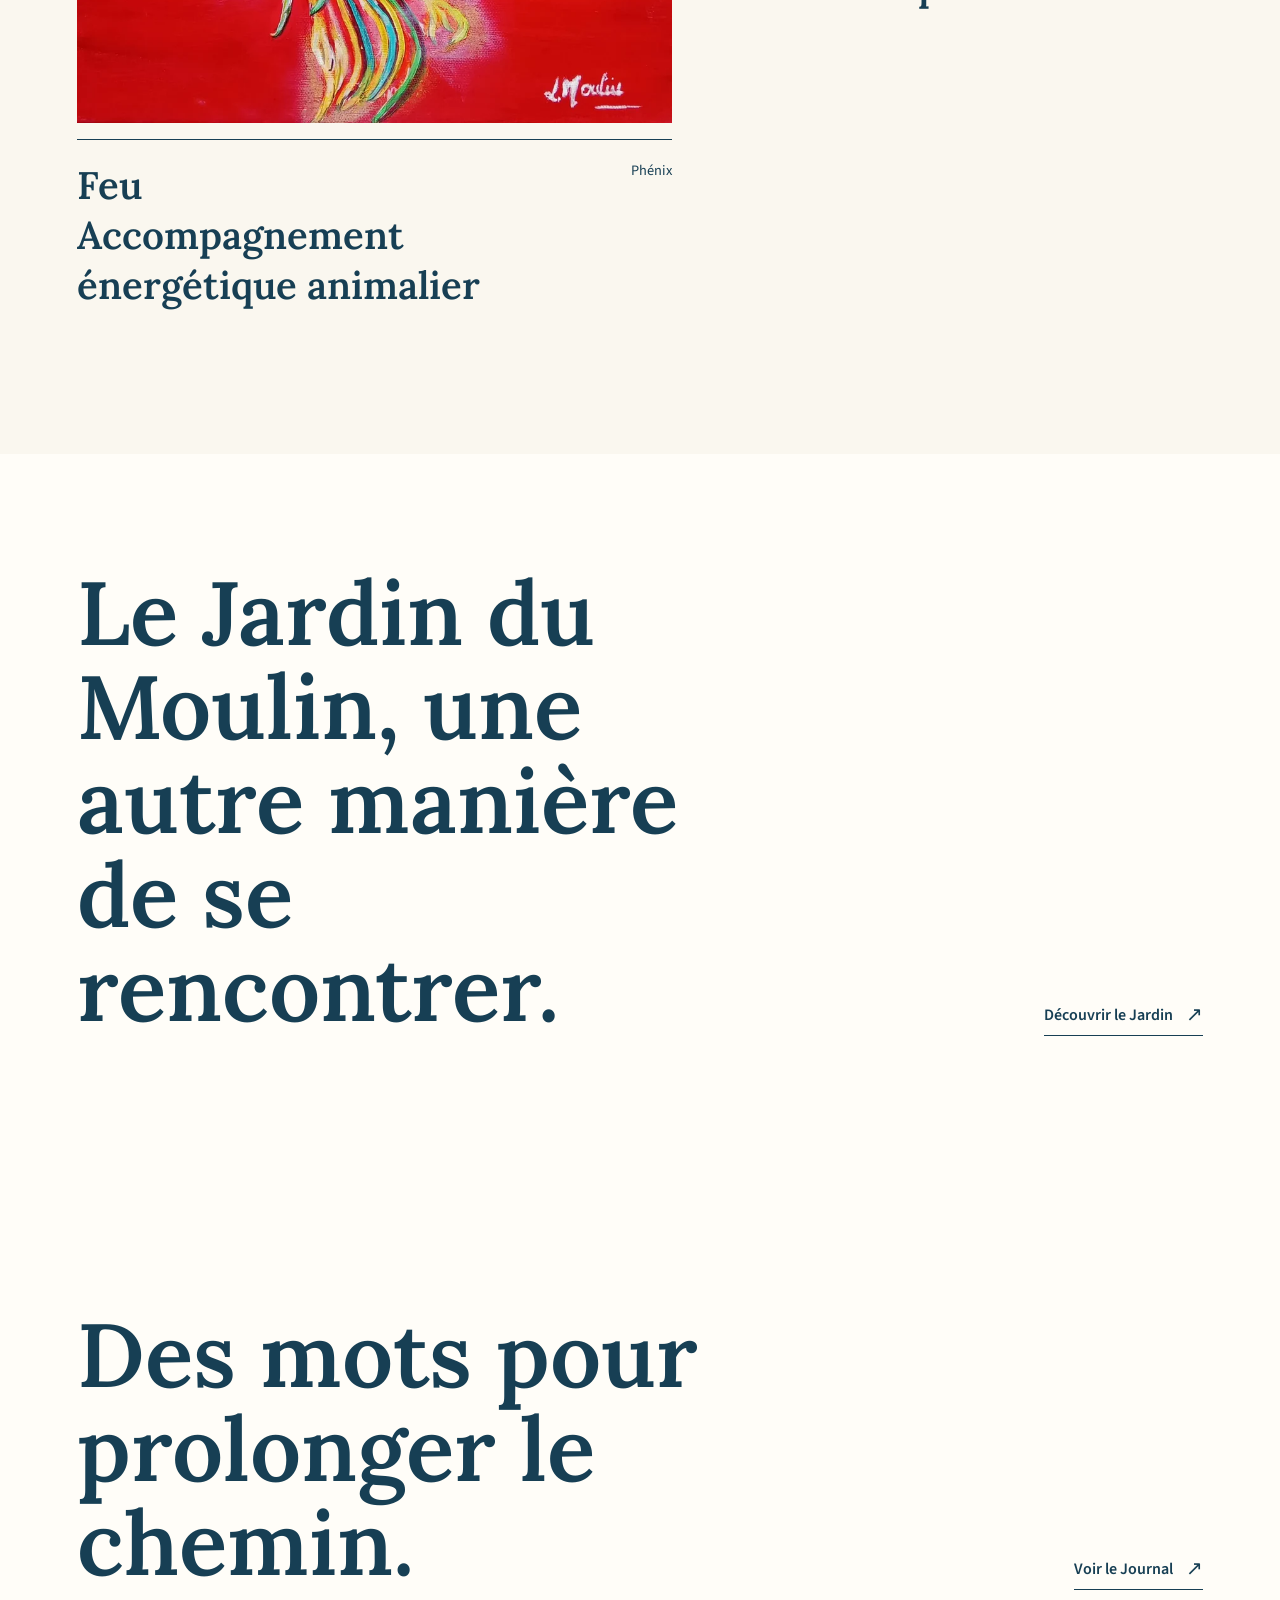
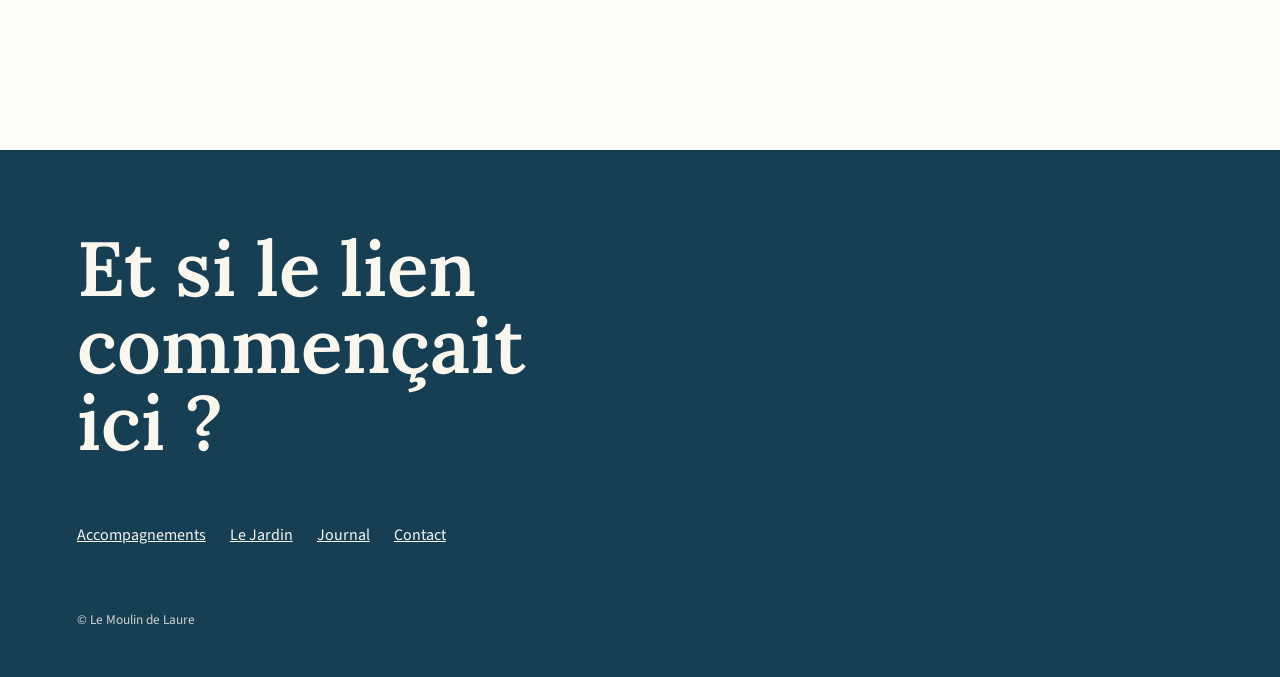
<file: design/prototypes/v2/galerie.html>
<!doctype html><html lang="fr"><head><meta charset="utf-8"><meta name="viewport" content="width=device-width,initial-scale=1"><title>Direction A — Galerie / livre d’art</title><link rel="stylesheet" href="directions.css"><link rel="icon" href="../../../wp-content/themes/lemoulindelaure-child/assets/logo/icone-32.png"></head><body class="a"><a class="skip" href="#main">Aller au contenu</a><header class="nav"><a href="galerie.html" aria-label="Le Moulin de Laure, accueil"><img class="mark" src="../../../wp-content/themes/lemoulindelaure-child/assets/logo/logo-horizontal-transparent.png" alt="Le Moulin de Laure"></a><nav aria-label="Navigation principale"><ul><li><a href="#univers">Accompagnements</a></li><li><a href="#jardin">Le Jardin</a></li><li><a href="#journal">Journal</a></li><li><a class="reserve" href="#fin">Prendre rendez-vous</a></li></ul></nav></header><main id="main"><section class="opening"><div class="opening-copy"><h1>Le Moulin <span>de Laure</span></h1><p>Au cœur du lien, au-delà des sens.</p><a class="text-link" href="#univers">Découvrir les accompagnements</a></div><div class="opening-art"><img src="../../../wp-content/themes/lemoulindelaure-child/assets/art/painting-phoenix-display.webp" alt="Peinture originale de Laure : phénix aux ailes multicolores"></div><span class="margin-note">Quatre univers · un lien</span></section><section class="statement"><span class="folio">Un chemin de cœur</span><h2>Un lieu pour regarder le lien <em>autrement.</em></h2></section><section class="a-works" id="univers"><figure><img src="../../../wp-content/themes/lemoulindelaure-child/assets/art/painting-squirrel-display.webp" alt="Écureuil peint par Laure"><figcaption><h3>Terre<br>Communication animale</h3><span>Écureuil</span></figcaption></figure><figure><img src="../../../wp-content/themes/lemoulindelaure-child/assets/art/painting-turtle-display.webp" alt="Tortue peinte par Laure"><figcaption><h3>Eau<br>Connexion avec les défunts</h3><span>Tortue</span></figcaption></figure></section><section class="a-works a-works-more"><figure><img src="../../../wp-content/themes/lemoulindelaure-child/assets/art/painting-phoenix-display.webp" alt="Phénix peint par Laure"><figcaption><h3>Feu<br>Accompagnement énergétique animalier</h3><span>Phénix</span></figcaption></figure><figure><img src="../../../wp-content/themes/lemoulindelaure-child/assets/art/painting-butterfly-display.webp" alt="Papillon peint par Laure"><figcaption><h3>Air<br>Guidance pour soi</h3><span>Papillon</span></figcaption></figure></section><section class="last-line" id="jardin"><h2>Le Jardin du Moulin, une autre manière de se rencontrer.</h2><a class="text-link" href="#journal">Découvrir le Jardin</a></section><section class="last-line" id="journal"><h2>Des mots pour prolonger le chemin.</h2><a class="text-link" href="#fin">Voir le Journal</a></section></main><footer class="site-end" id="fin"><strong>Et si le lien commençait ici&nbsp;?</strong><nav><a href="#univers">Accompagnements</a><a href="#jardin">Le Jardin</a><a href="#journal">Journal</a><a href="#fin">Contact</a></nav><small>© Le Moulin de Laure</small></footer></body></html>
</file>
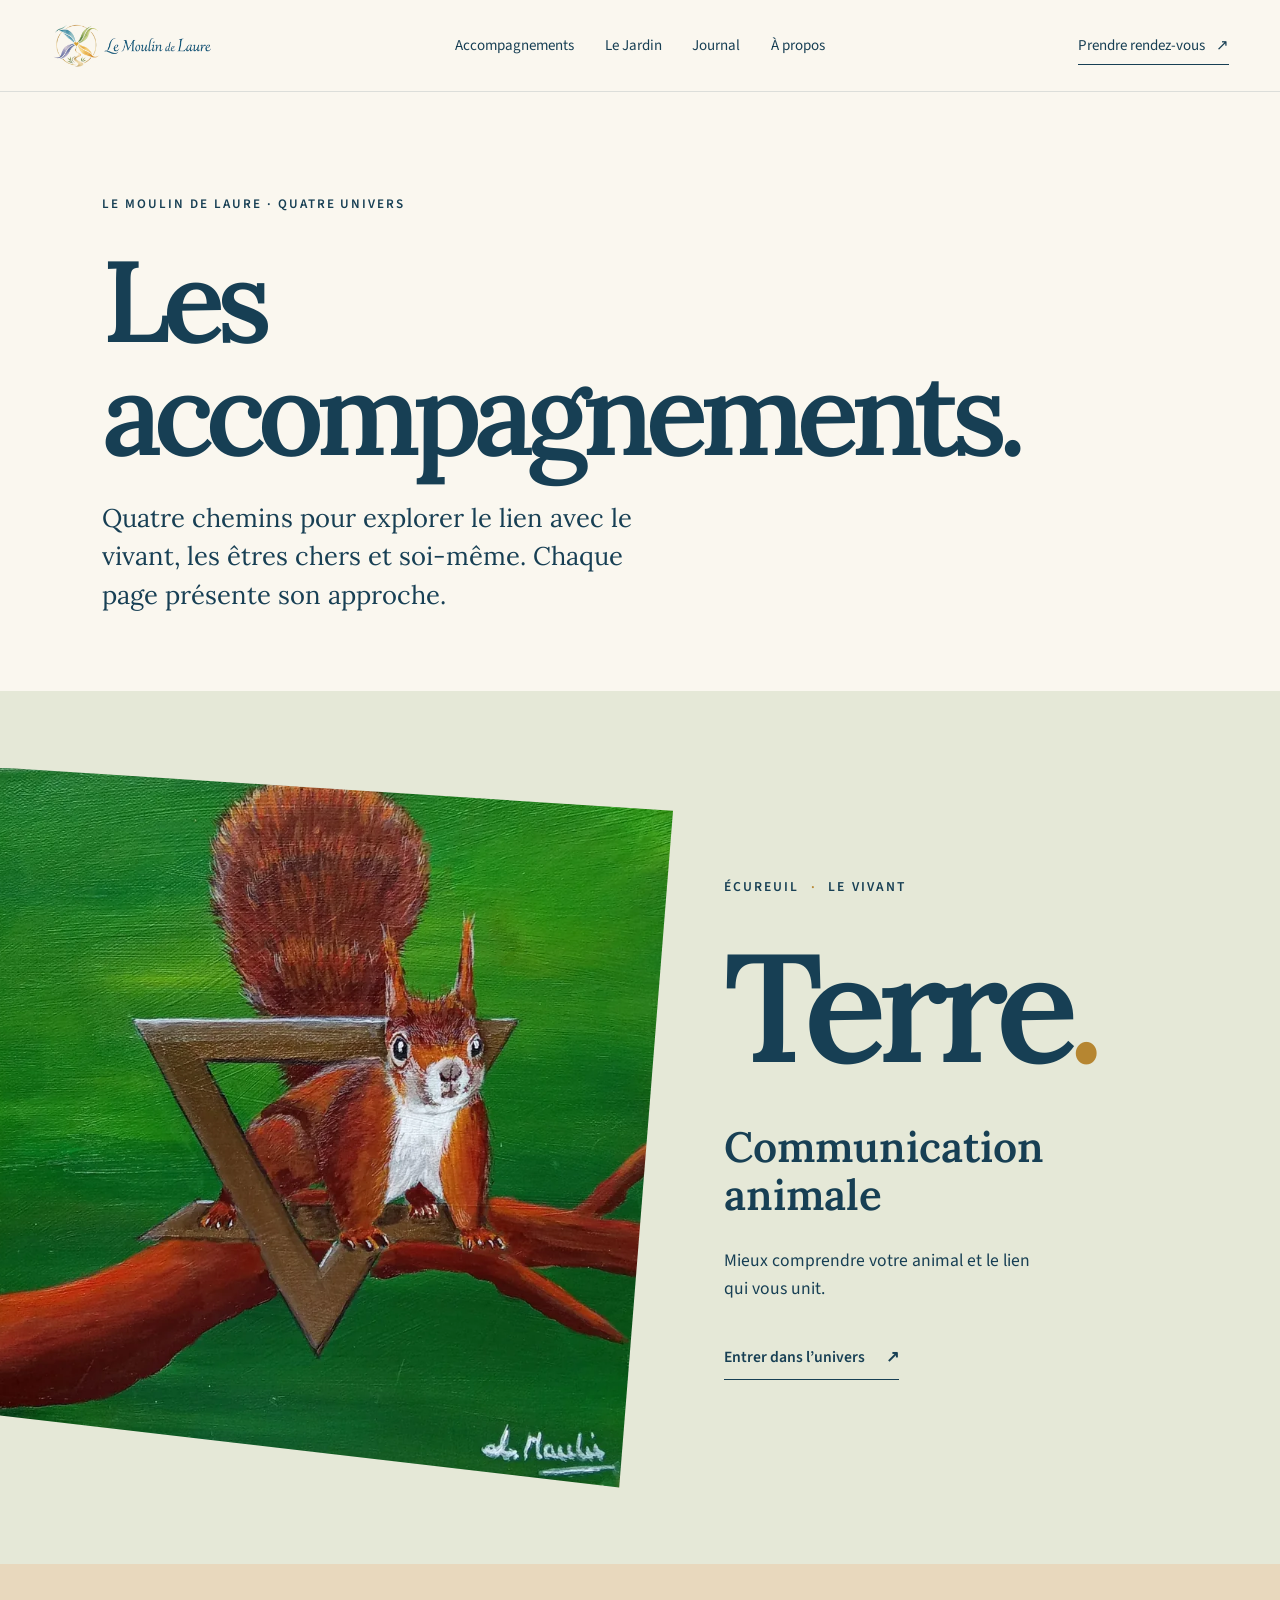
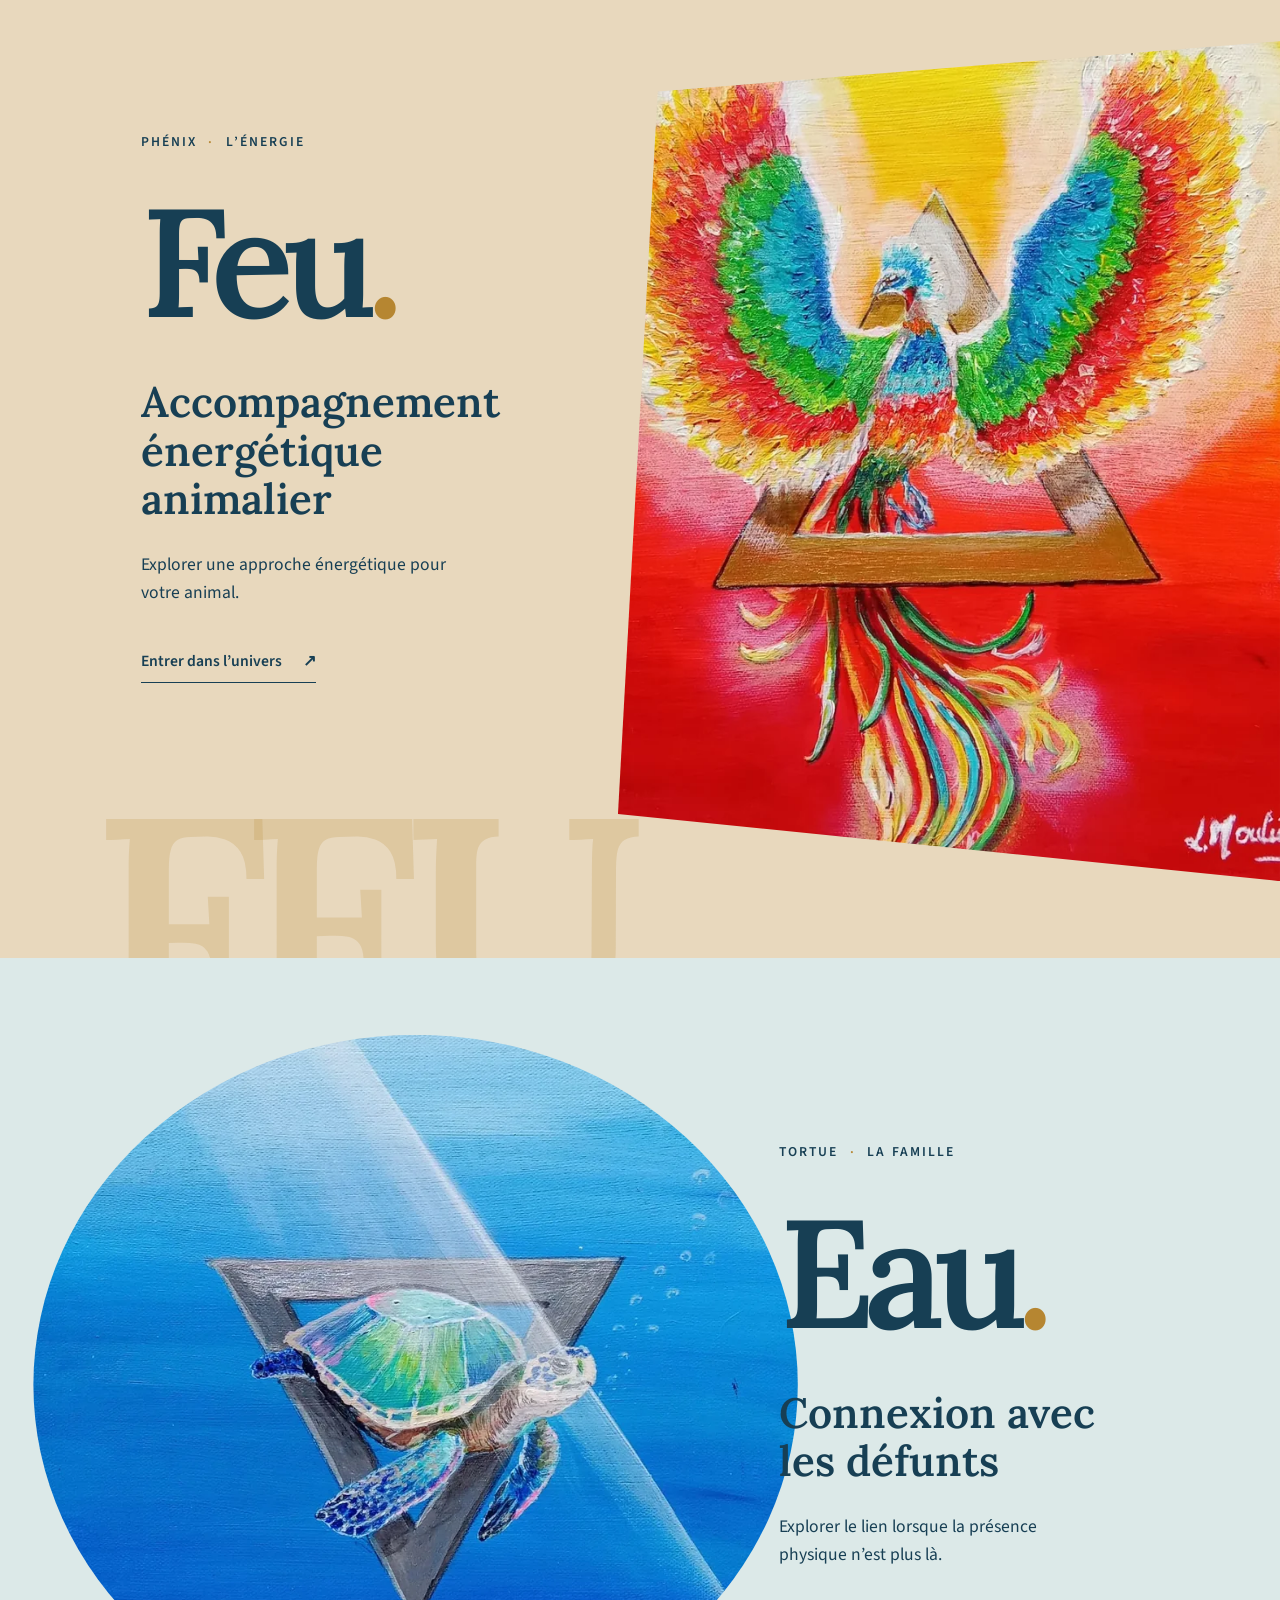
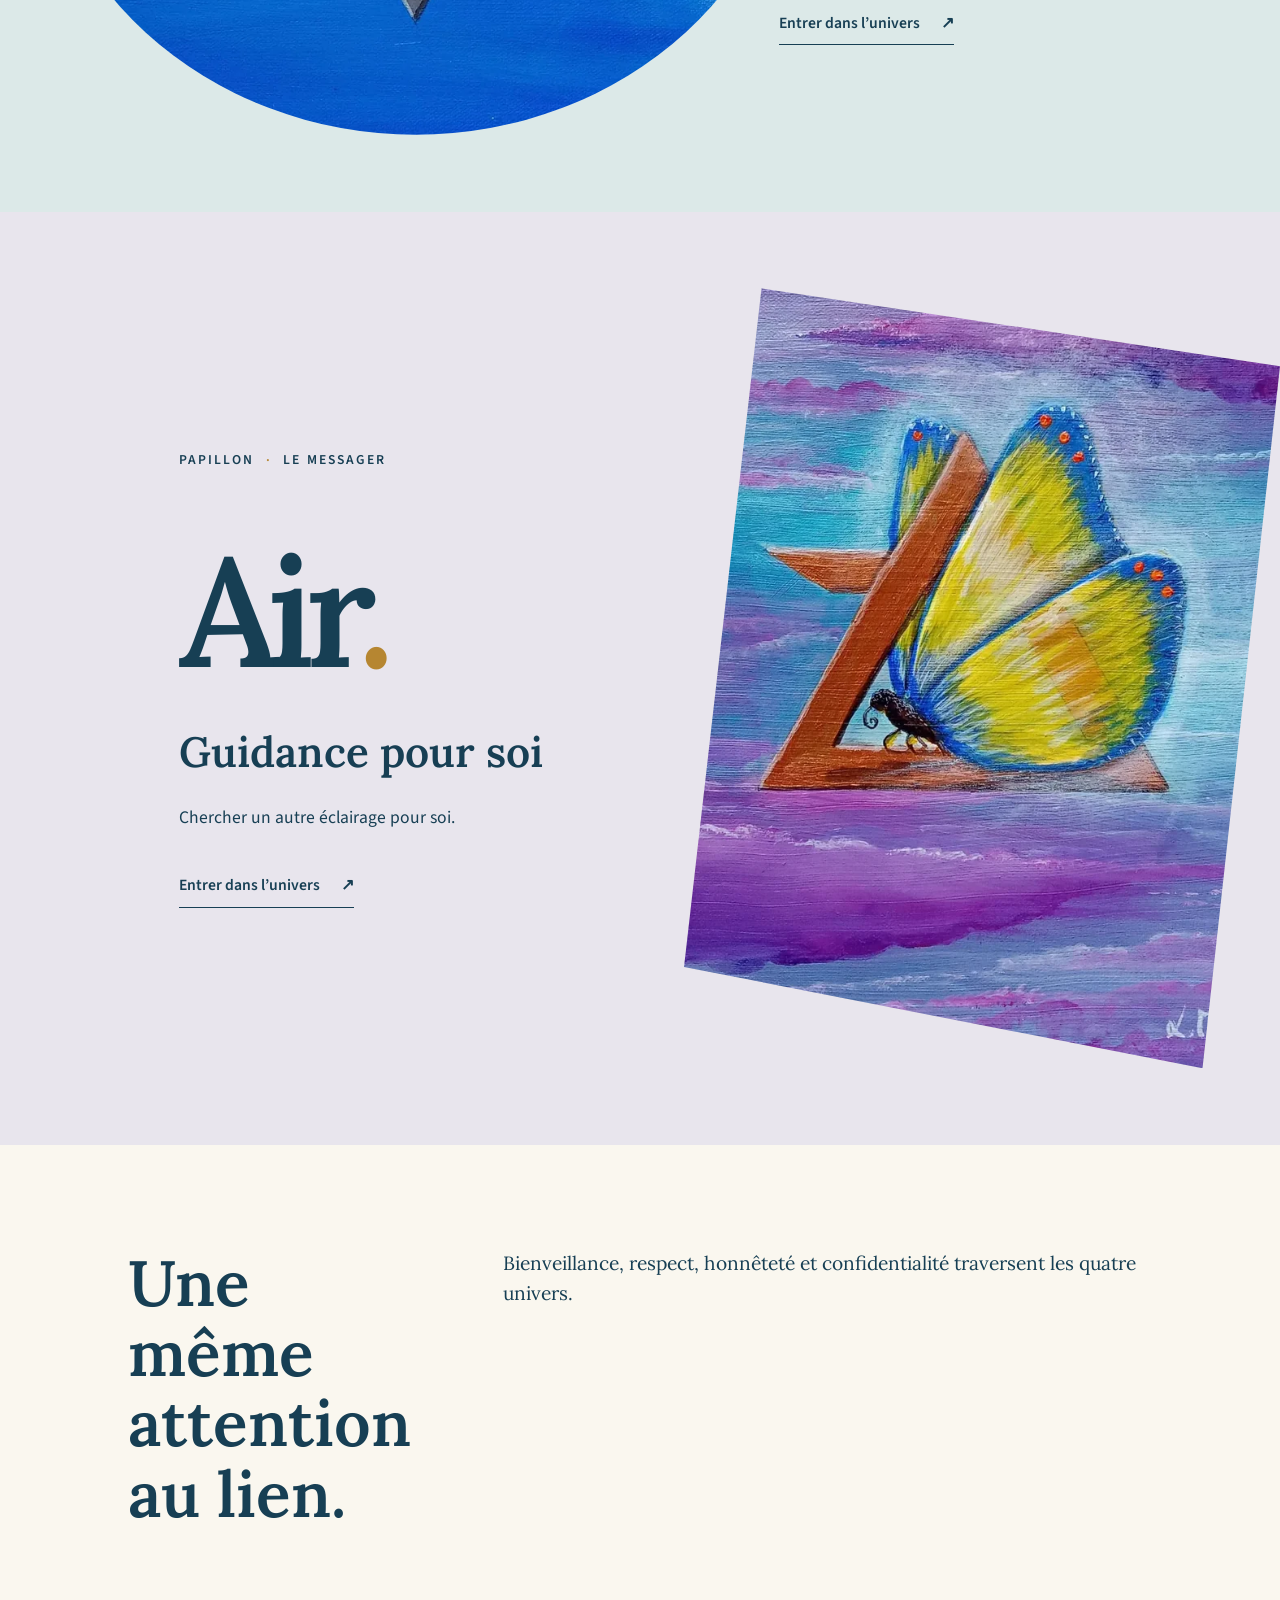
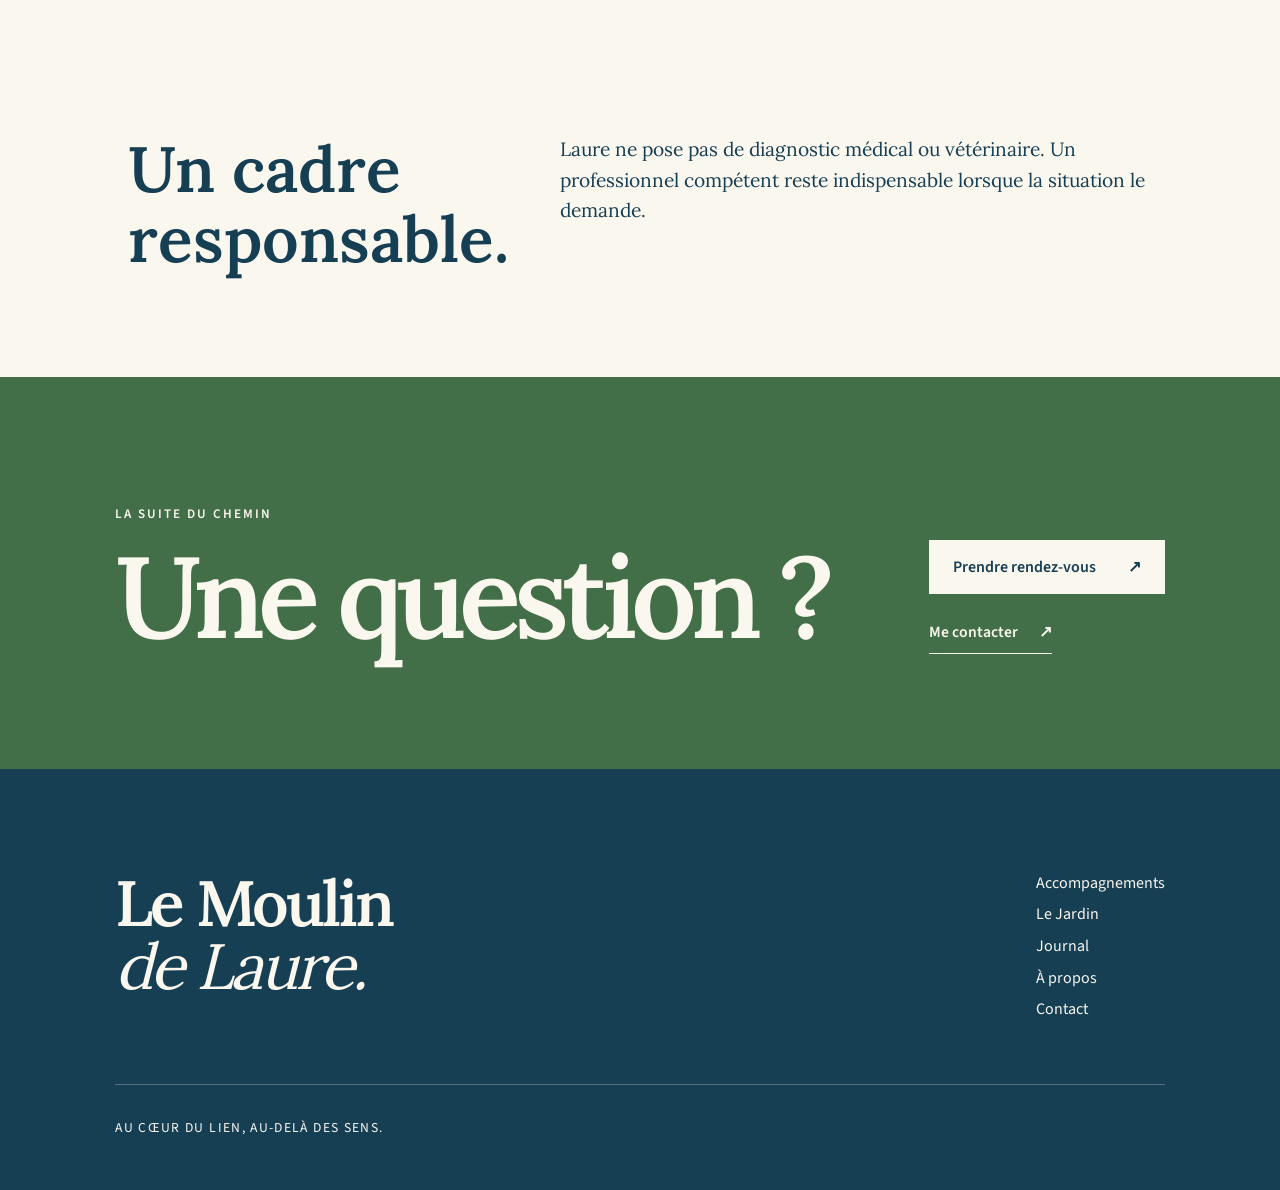
<file: design/prototypes/v2/hub.html>
<!doctype html><html lang="fr"><head><meta charset="utf-8"><meta name="viewport" content="width=device-width,initial-scale=1"><title>Accompagnements — Direction V2</title><link rel="stylesheet" href="selected.css"></head><body class="v2-hub"><a class="v2-skip" href="#contenu">Aller au contenu</a>
<header class="v2-header"><a class="v2-brand" href="selected.html" aria-label="Le Moulin de Laure, accueil"><img src="../../../wp-content/themes/lemoulindelaure-child/assets/logo/logo-horizontal-transparent.png" width="1200" height="380" alt="Le Moulin de Laure"></a><nav aria-label="Navigation principale"><a href="hub.html" aria-current="page">Accompagnements</a><a href="selected.html#jardin">Le Jardin</a><a href="selected.html#journal">Journal</a><a href="selected.html#laure">À propos</a></nav><a class="v2-header-cta" href="#contact">Prendre rendez-vous <span aria-hidden="true">↗</span></a></header>
<main id="contenu"><section class="v2-page-intro"><p class="v2-kicker">Le Moulin de Laure · quatre univers</p><h1>Les accompagnements<span aria-hidden="true">.</span></h1><p>Quatre chemins pour explorer le lien avec le vivant, les êtres chers et soi-même. Chaque page présente son approche.</p></section>
<section class="v2-chapter v2-chapter-earth" id="terre" aria-labelledby="terre-title"><div class="v2-chapter-media"><img src="../../../wp-content/themes/lemoulindelaure-child/assets/art/painting-squirrel-display.webp" width="945" height="960" alt="Écureuil peint par Laure"></div><div class="v2-chapter-copy"><p class="v2-chapter-animal">Écureuil <span>·</span> le vivant</p><h2 id="terre-title">Terre<span aria-hidden="true">.</span></h2><h3>Communication animale</h3><p>Mieux comprendre votre animal et le lien qui vous unit.</p><a class="v2-link" href="terre.html">Entrer dans l’univers <span aria-hidden="true">↗</span></a></div></section>
<section class="v2-chapter v2-chapter-fire" id="feu" aria-labelledby="feu-title"><div class="v2-chapter-copy"><p class="v2-chapter-animal">Phénix <span>·</span> l’énergie</p><h2 id="feu-title">Feu<span aria-hidden="true">.</span></h2><h3>Accompagnement énergétique animalier</h3><p>Explorer une approche énergétique pour votre animal.</p><a class="v2-link" href="feu.html">Entrer dans l’univers <span aria-hidden="true">↗</span></a></div><div class="v2-chapter-media"><img src="../../../wp-content/themes/lemoulindelaure-child/assets/art/painting-phoenix-display.webp" width="945" height="960" alt="Phénix peint par Laure"></div><span class="v2-chapter-ghost" aria-hidden="true">FEU</span></section>
<section class="v2-chapter v2-chapter-water" id="eau" aria-labelledby="eau-title"><div class="v2-chapter-media"><img src="../../../wp-content/themes/lemoulindelaure-child/assets/art/painting-turtle-display.webp" width="960" height="946" alt="Tortue peinte par Laure"></div><div class="v2-chapter-copy"><p class="v2-chapter-animal">Tortue <span>·</span> la famille</p><h2 id="eau-title">Eau<span aria-hidden="true">.</span></h2><h3>Connexion avec les défunts</h3><p>Explorer le lien lorsque la présence physique n’est plus là.</p><a class="v2-link" href="eau.html">Entrer dans l’univers <span aria-hidden="true">↗</span></a></div></section>
<section class="v2-chapter v2-chapter-air" id="air" aria-labelledby="air-title"><div class="v2-chapter-copy"><p class="v2-chapter-animal">Papillon <span>·</span> le messager</p><h2 id="air-title">Air<span aria-hidden="true">.</span></h2><h3>Guidance pour soi</h3><p>Chercher un autre éclairage pour soi.</p><a class="v2-link" href="air.html">Entrer dans l’univers <span aria-hidden="true">↗</span></a></div><div class="v2-chapter-media"><img src="../../../wp-content/themes/lemoulindelaure-child/assets/art/painting-butterfly-display.webp" width="960" height="959" alt="Papillon peint par Laure"></div></section>
<section class="v2-hub-note"><h2>Une même attention au lien.</h2><p>Bienveillance, respect, honnêteté et confidentialité traversent les quatre univers.</p></section><section class="v2-hub-note"><h2>Un cadre responsable.</h2><p>Laure ne pose pas de diagnostic médical ou vétérinaire. Un professionnel compétent reste indispensable lorsque la situation le demande.</p></section><section class="v2-close" id="contact"><span class="v2-kicker">La suite du chemin</span><h2>Une question&nbsp;?</h2><div><a class="v2-book" href="#contact">Prendre rendez-vous <span aria-hidden="true">↗</span></a><a class="v2-link" href="#contact">Me contacter <span aria-hidden="true">↗</span></a></div></section></main>
<footer class="v2-footer"><a href="selected.html" class="v2-footer-brand">Le Moulin<br><em>de Laure.</em></a><nav aria-label="Navigation de pied de page"><a href="hub.html">Accompagnements</a><a href="selected.html#jardin">Le Jardin</a><a href="selected.html#journal">Journal</a><a href="selected.html#laure">À propos</a><a href="#contact">Contact</a></nav><p>Au cœur du lien, au-delà des sens.</p></footer></body></html>
</file>
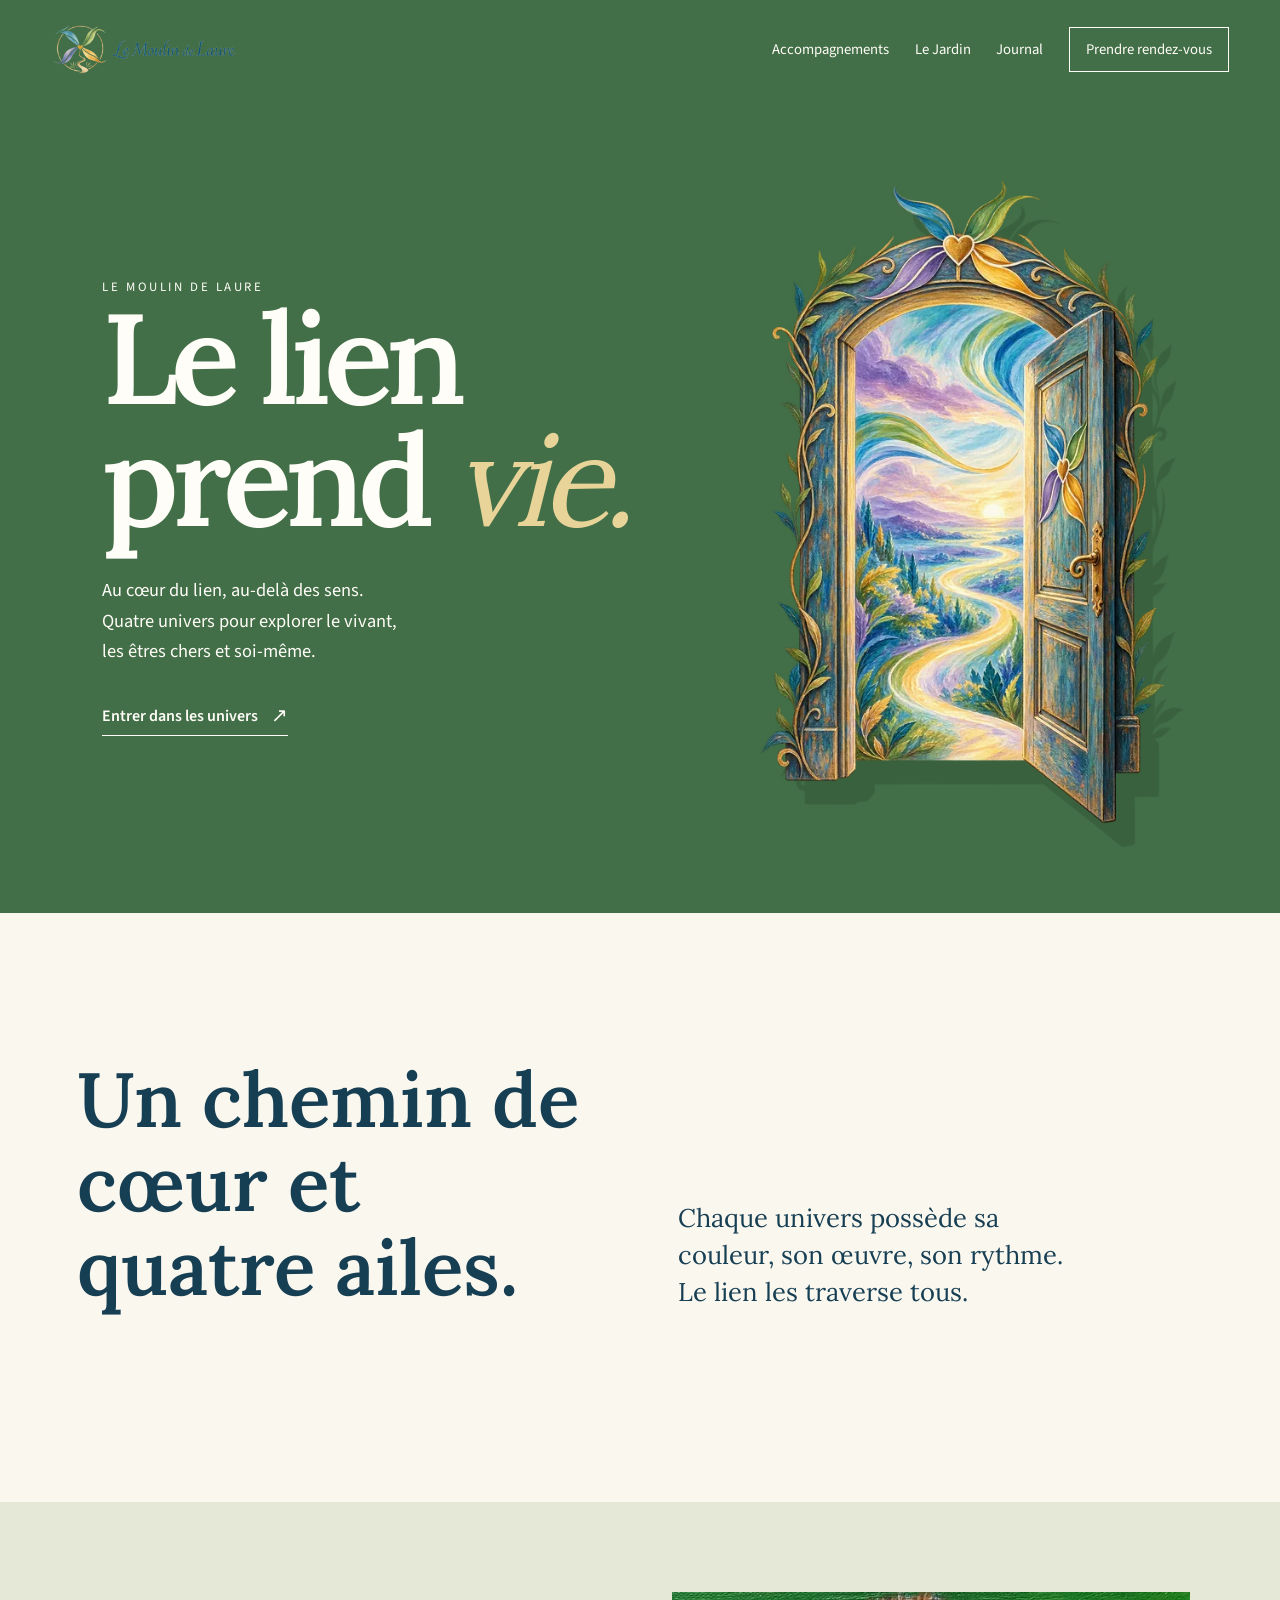
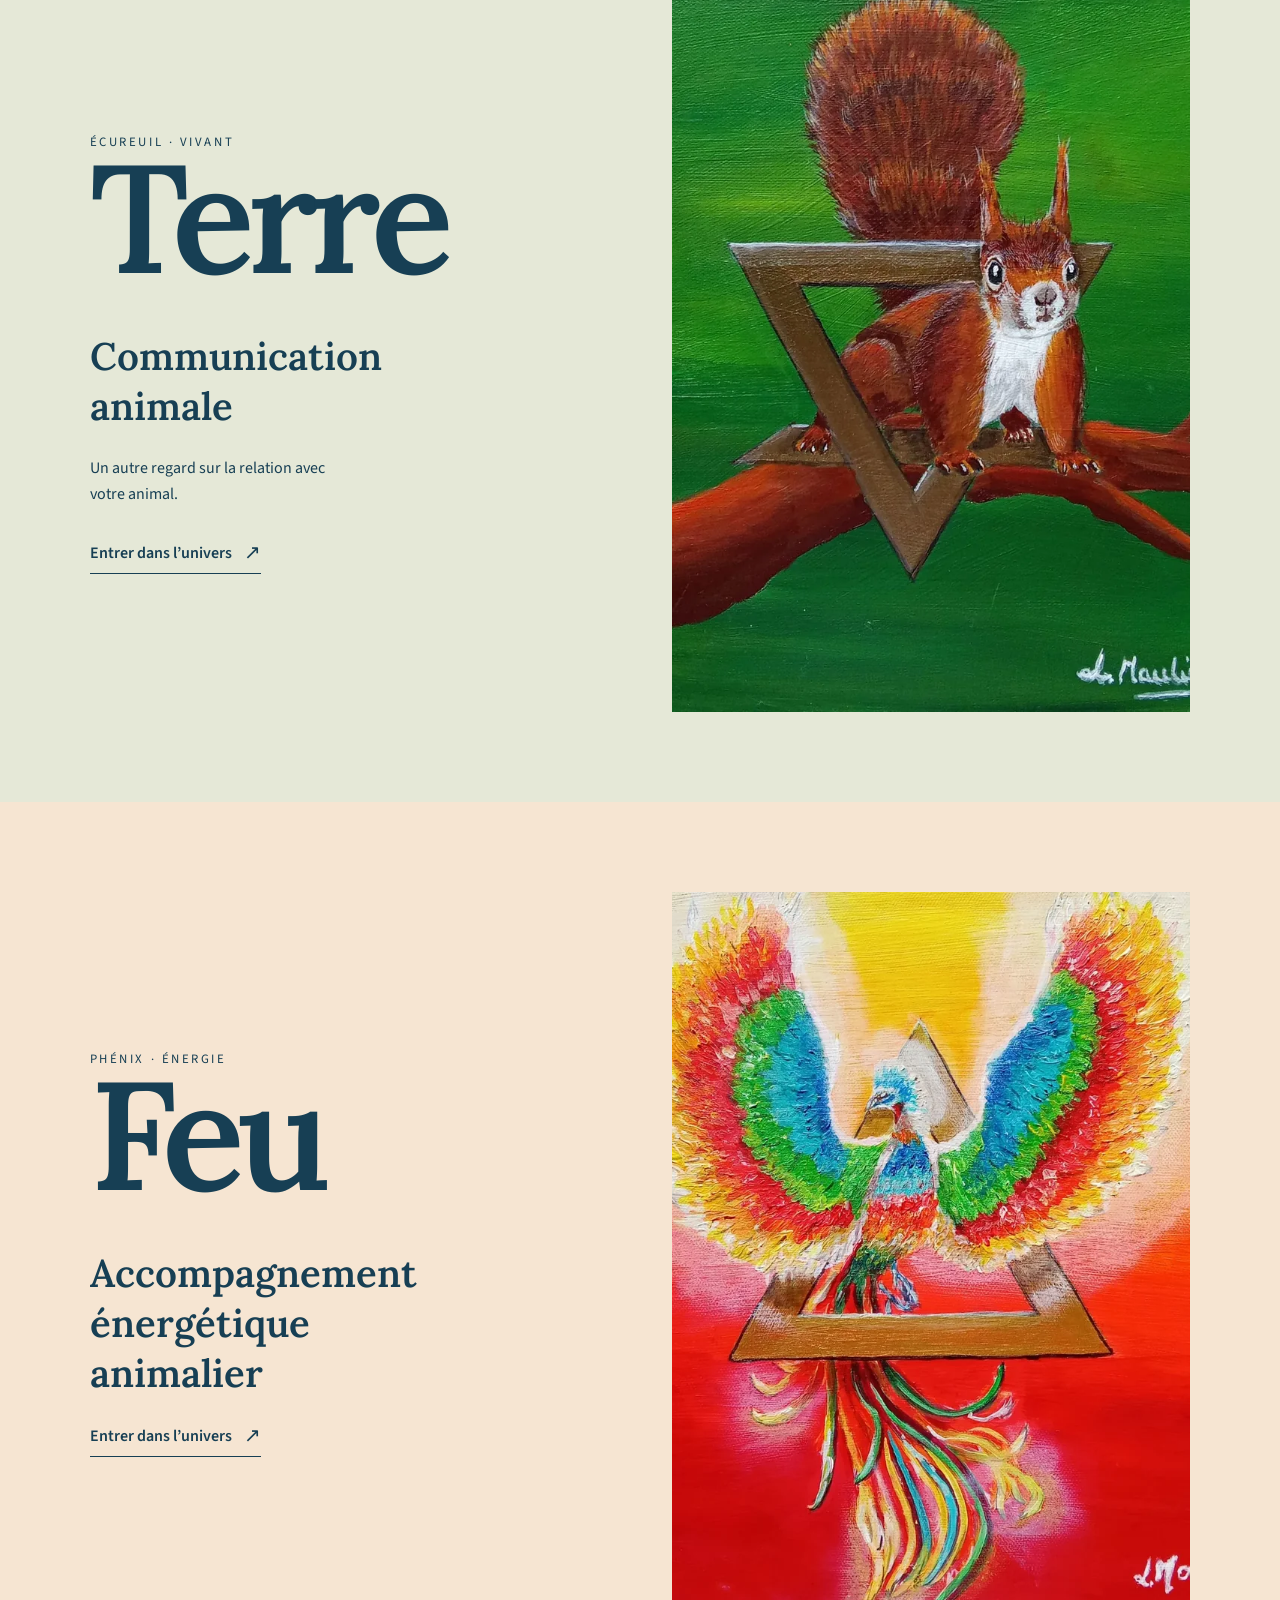
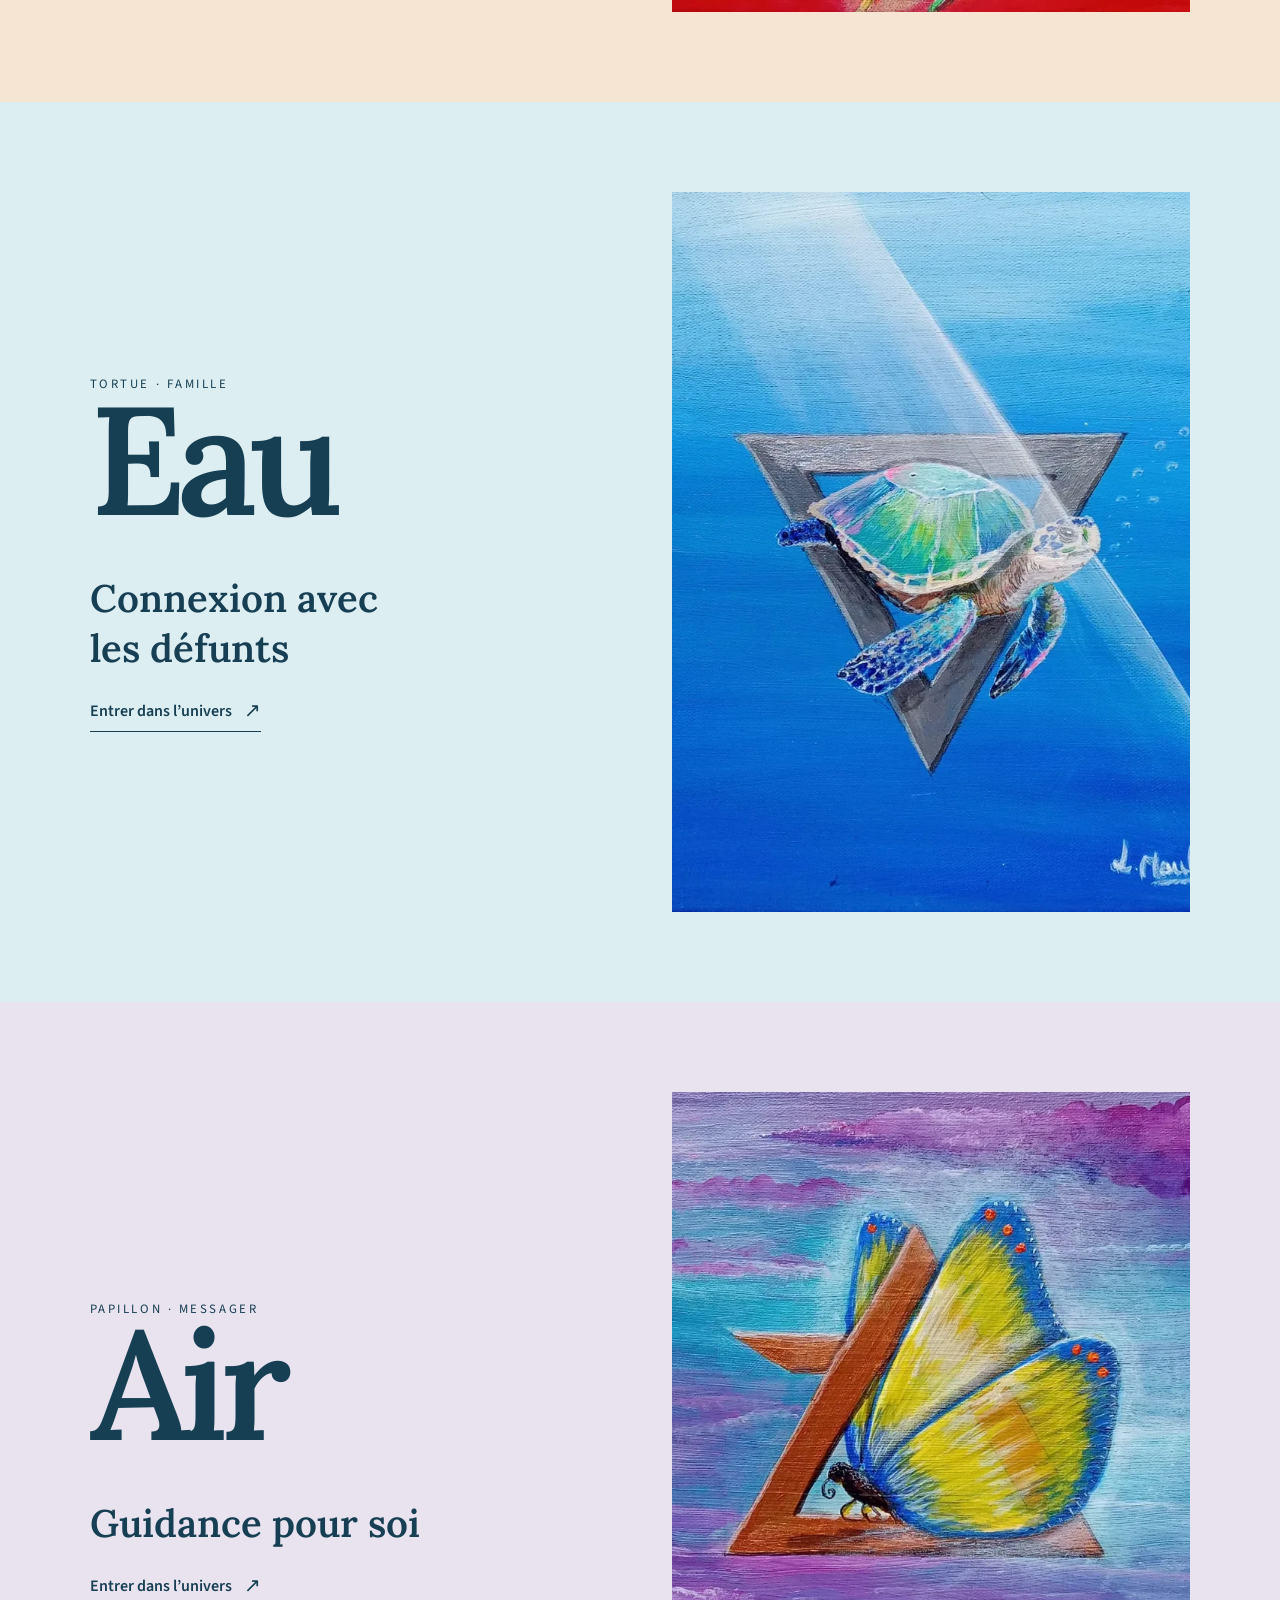
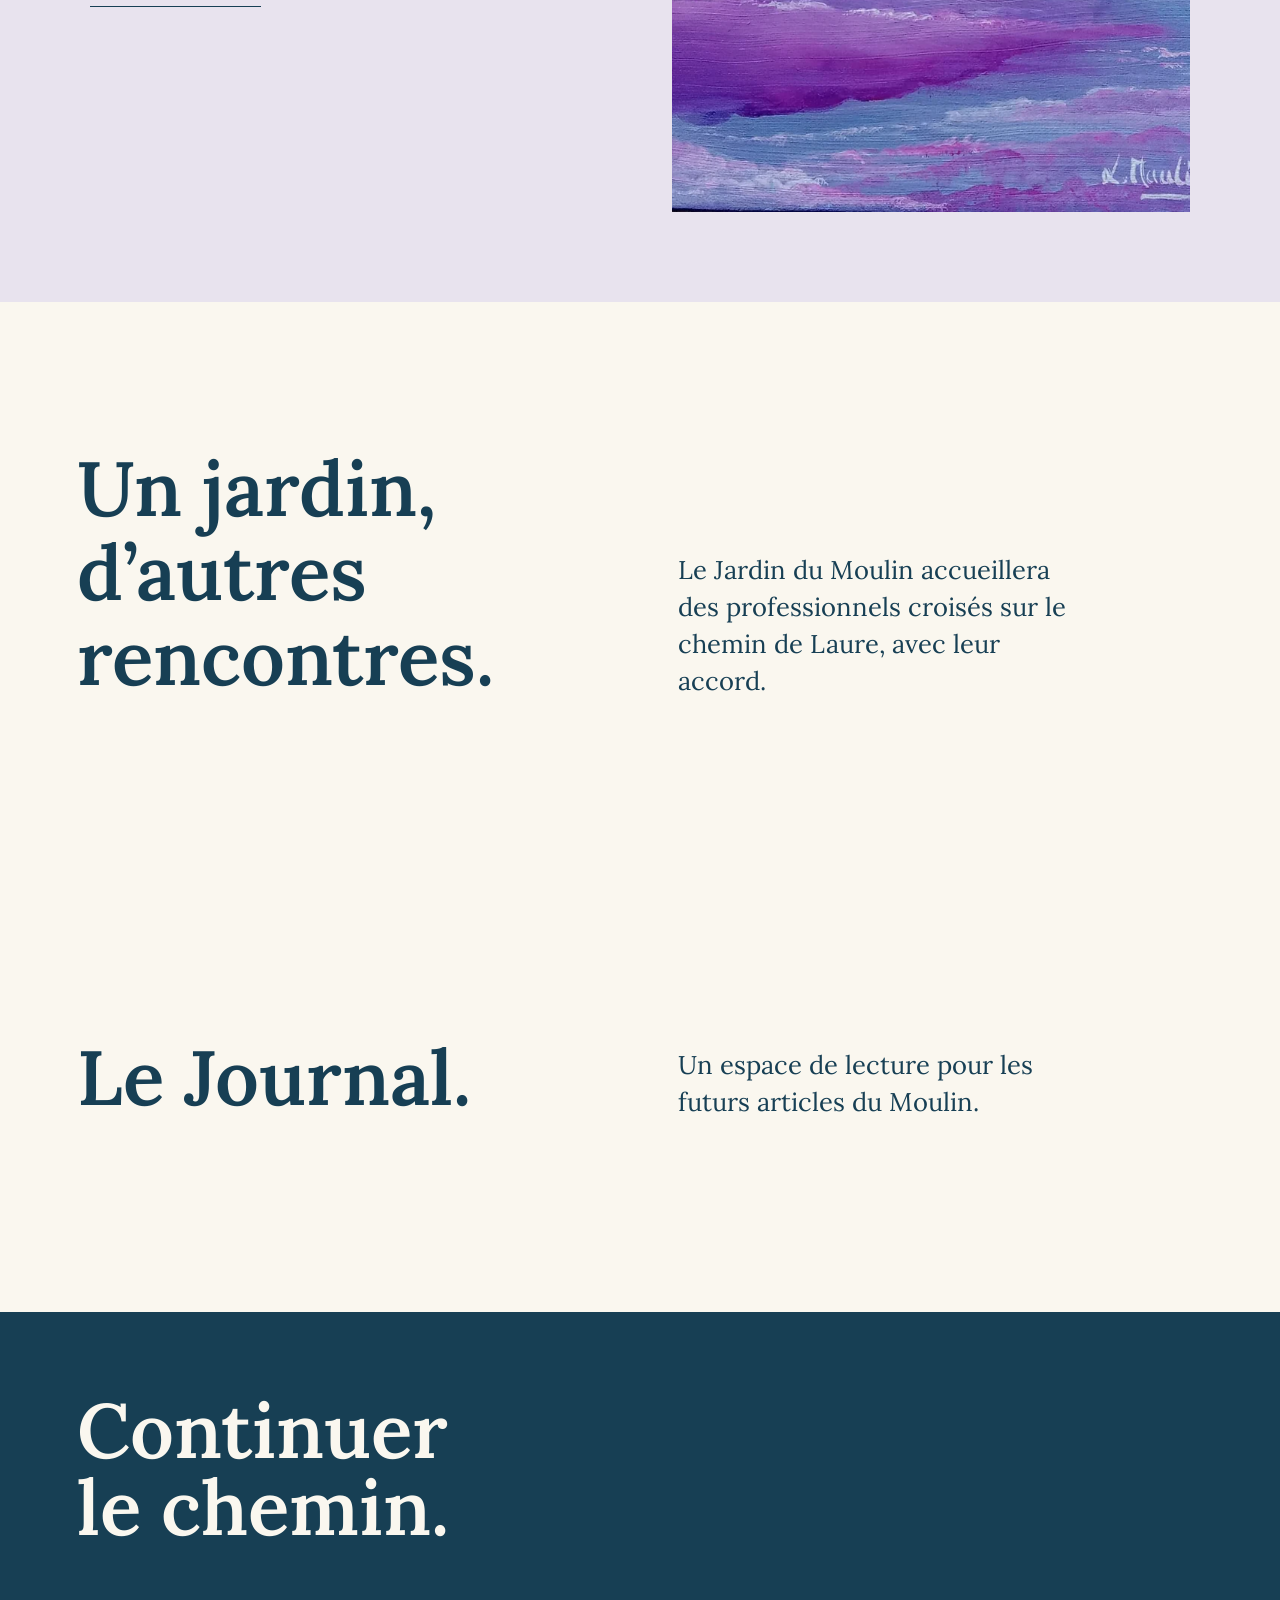
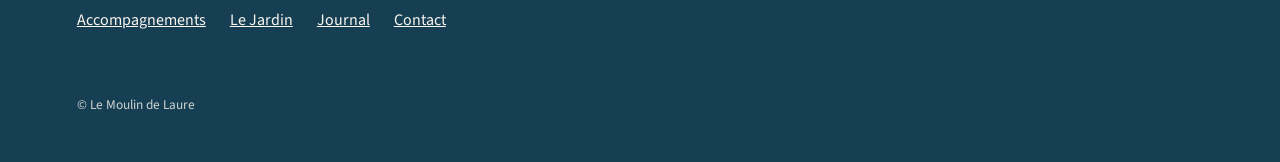
<file: design/prototypes/v2/passages.html>
<!doctype html><html lang="fr"><head><meta charset="utf-8"><meta name="viewport" content="width=device-width,initial-scale=1"><title>Direction B — Quatre passages</title><link rel="stylesheet" href="directions.css"><link rel="icon" href="../../../wp-content/themes/lemoulindelaure-child/assets/logo/icone-32.png"></head><body class="b"><a class="skip" href="#main">Aller au contenu</a><header class="nav"><a href="passages.html" aria-label="Le Moulin de Laure, accueil"><img class="mark" src="../../../wp-content/themes/lemoulindelaure-child/assets/logo/logo-horizontal-transparent.png" alt="Le Moulin de Laure"></a><nav aria-label="Navigation principale"><ul><li><a href="#univers">Accompagnements</a></li><li><a href="#jardin">Le Jardin</a></li><li><a href="#journal">Journal</a></li><li><a class="reserve" href="#fin">Prendre rendez-vous</a></li></ul></nav></header><main id="main"><section class="opening"><div><span class="folio">Le Moulin de Laure</span><h1>Le lien prend <em>vie.</em></h1><p>Au cœur du lien, au-delà des sens. Quatre univers pour explorer le vivant, les êtres chers et soi-même.</p><a class="text-link" href="#univers">Entrer dans les univers</a></div><img class="door-hero" src="../../../wp-content/themes/lemoulindelaure-child/assets/doors/door-passage.webp" alt="Porte peinte ouverte sur un chemin"></section><section class="intro"><h2>Un chemin de cœur et quatre ailes.</h2><p>Chaque univers possède sa couleur, son œuvre, son rythme. Le lien les traverse tous.</p></section><div id="univers"><section class="chapter earth"><div><span class="folio">Écureuil · vivant</span><h2>Terre</h2><h3>Communication animale</h3><p>Un autre regard sur la relation avec votre animal.</p><a class="text-link" href="#fin">Entrer dans l’univers</a></div><img src="../../../wp-content/themes/lemoulindelaure-child/assets/art/painting-squirrel-display.webp" alt="Écureuil peint par Laure"></section><section class="chapter fire"><div><span class="folio">Phénix · énergie</span><h2>Feu</h2><h3>Accompagnement énergétique animalier</h3><a class="text-link" href="#fin">Entrer dans l’univers</a></div><img src="../../../wp-content/themes/lemoulindelaure-child/assets/art/painting-phoenix-display.webp" alt="Phénix peint par Laure"></section><section class="chapter water"><div><span class="folio">Tortue · famille</span><h2>Eau</h2><h3>Connexion avec les défunts</h3><a class="text-link" href="#fin">Entrer dans l’univers</a></div><img src="../../../wp-content/themes/lemoulindelaure-child/assets/art/painting-turtle-display.webp" alt="Tortue peinte par Laure"></section><section class="chapter air"><div><span class="folio">Papillon · messager</span><h2>Air</h2><h3>Guidance pour soi</h3><a class="text-link" href="#fin">Entrer dans l’univers</a></div><img src="../../../wp-content/themes/lemoulindelaure-child/assets/art/painting-butterfly-display.webp" alt="Papillon peint par Laure"></section></div><section class="intro" id="jardin"><h2>Un jardin, d’autres rencontres.</h2><p>Le Jardin du Moulin accueillera des professionnels croisés sur le chemin de Laure, avec leur accord.</p></section><section class="intro" id="journal"><h2>Le Journal.</h2><p>Un espace de lecture pour les futurs articles du Moulin.</p></section></main><footer class="site-end" id="fin"><strong>Continuer le chemin.</strong><nav><a href="#univers">Accompagnements</a><a href="#jardin">Le Jardin</a><a href="#journal">Journal</a><a href="#fin">Contact</a></nav><small>© Le Moulin de Laure</small></footer></body></html>
</file>
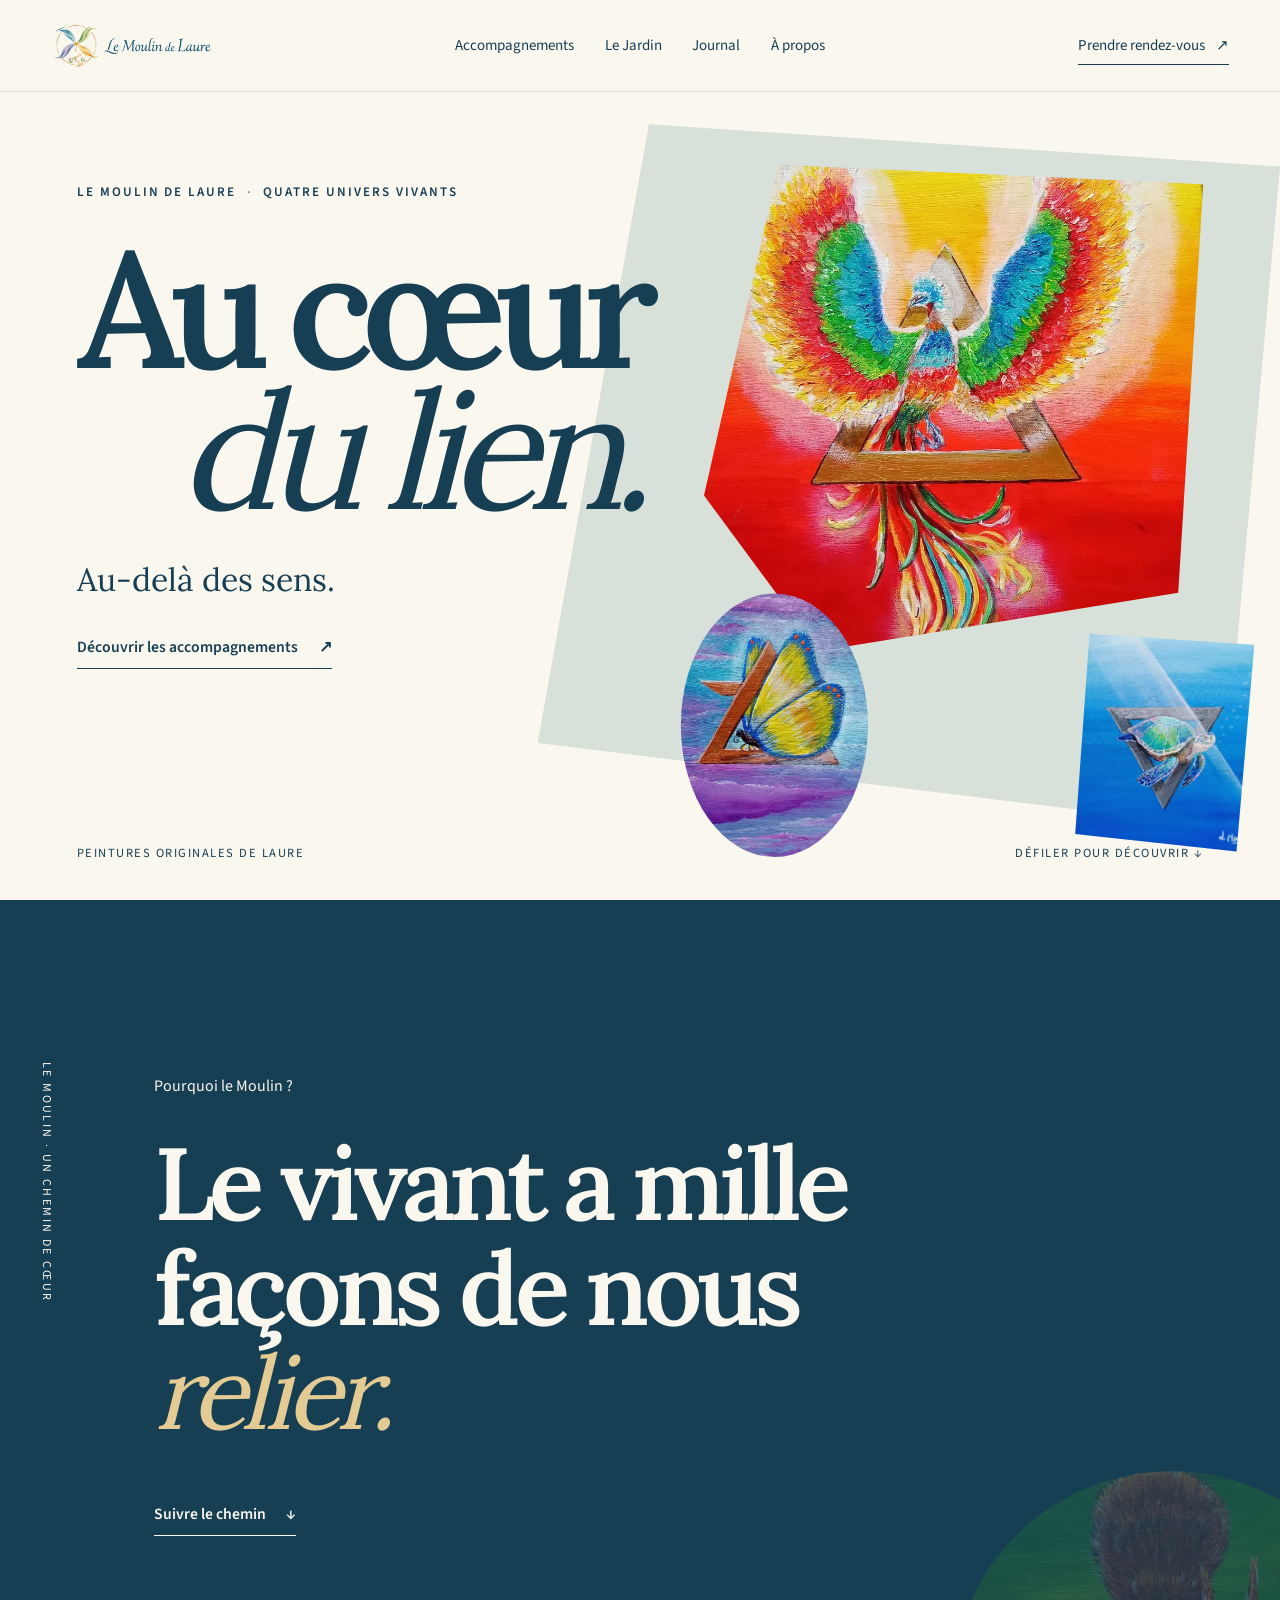
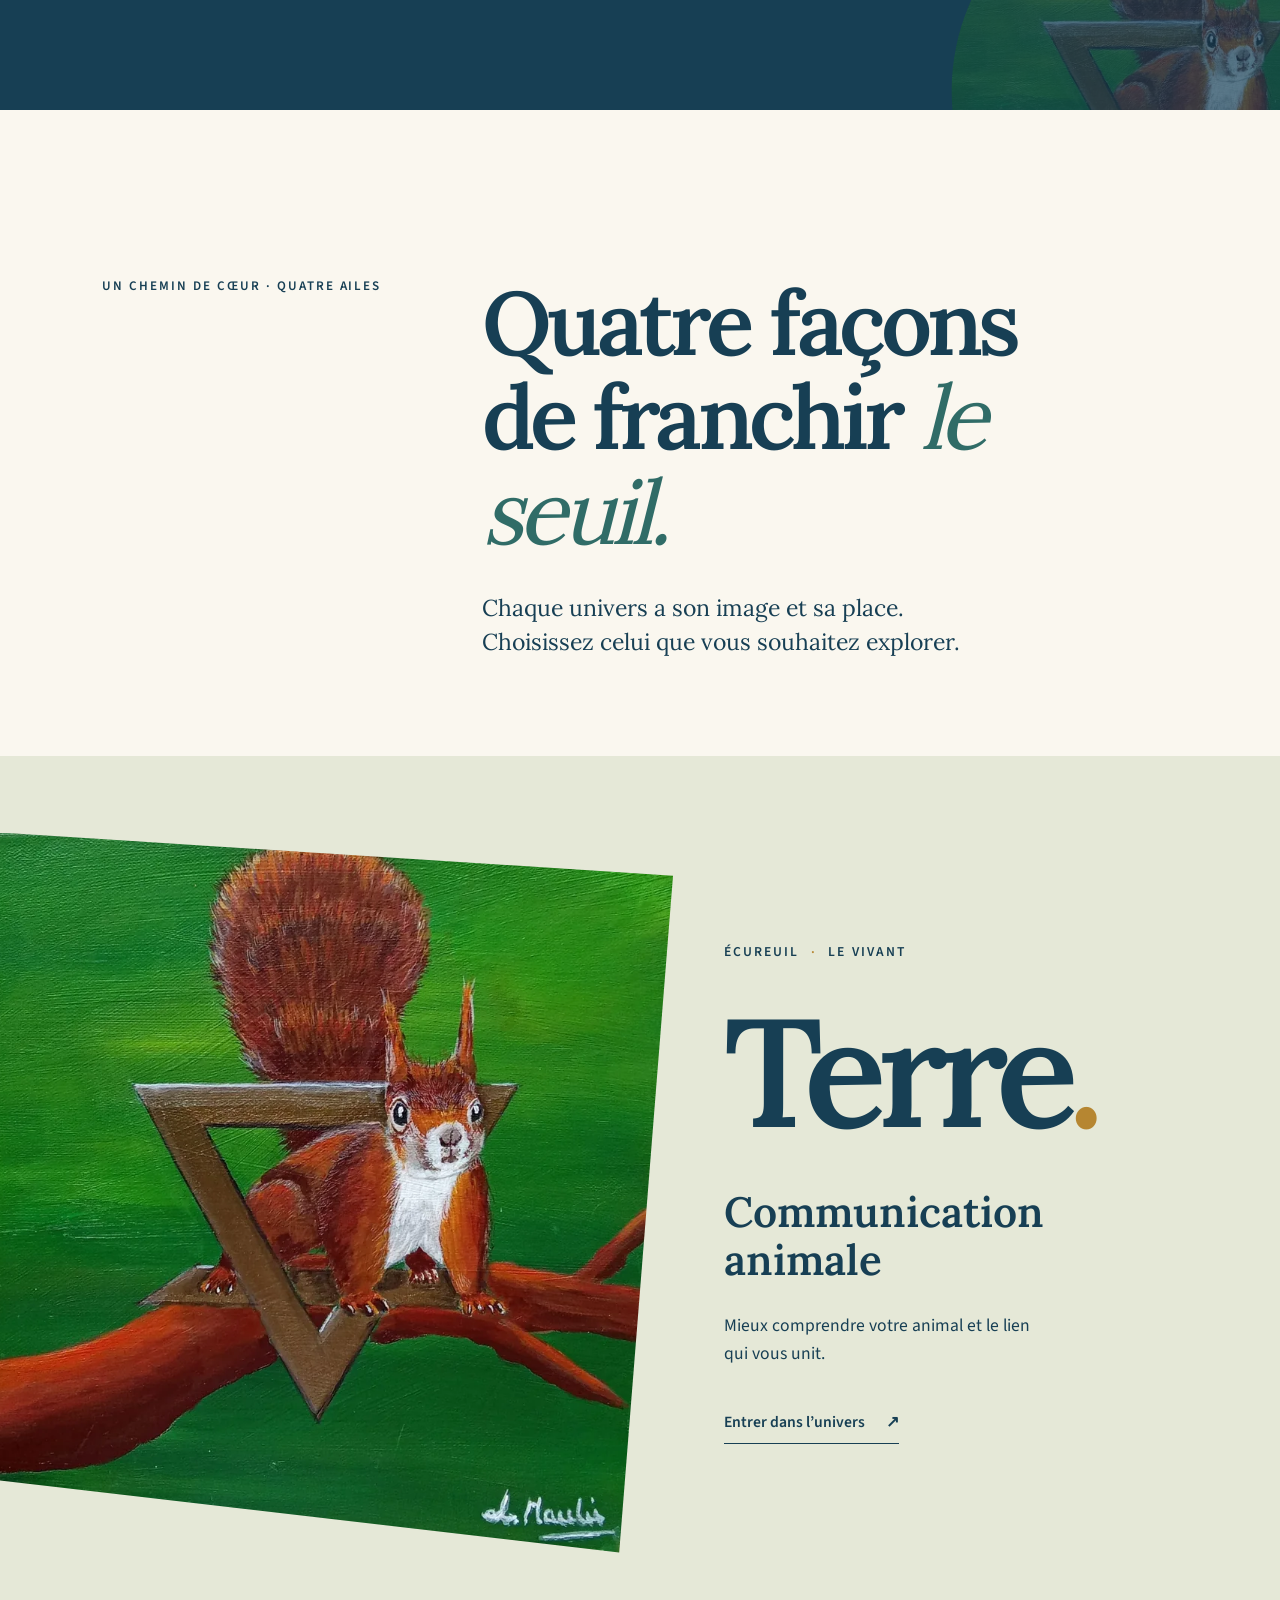
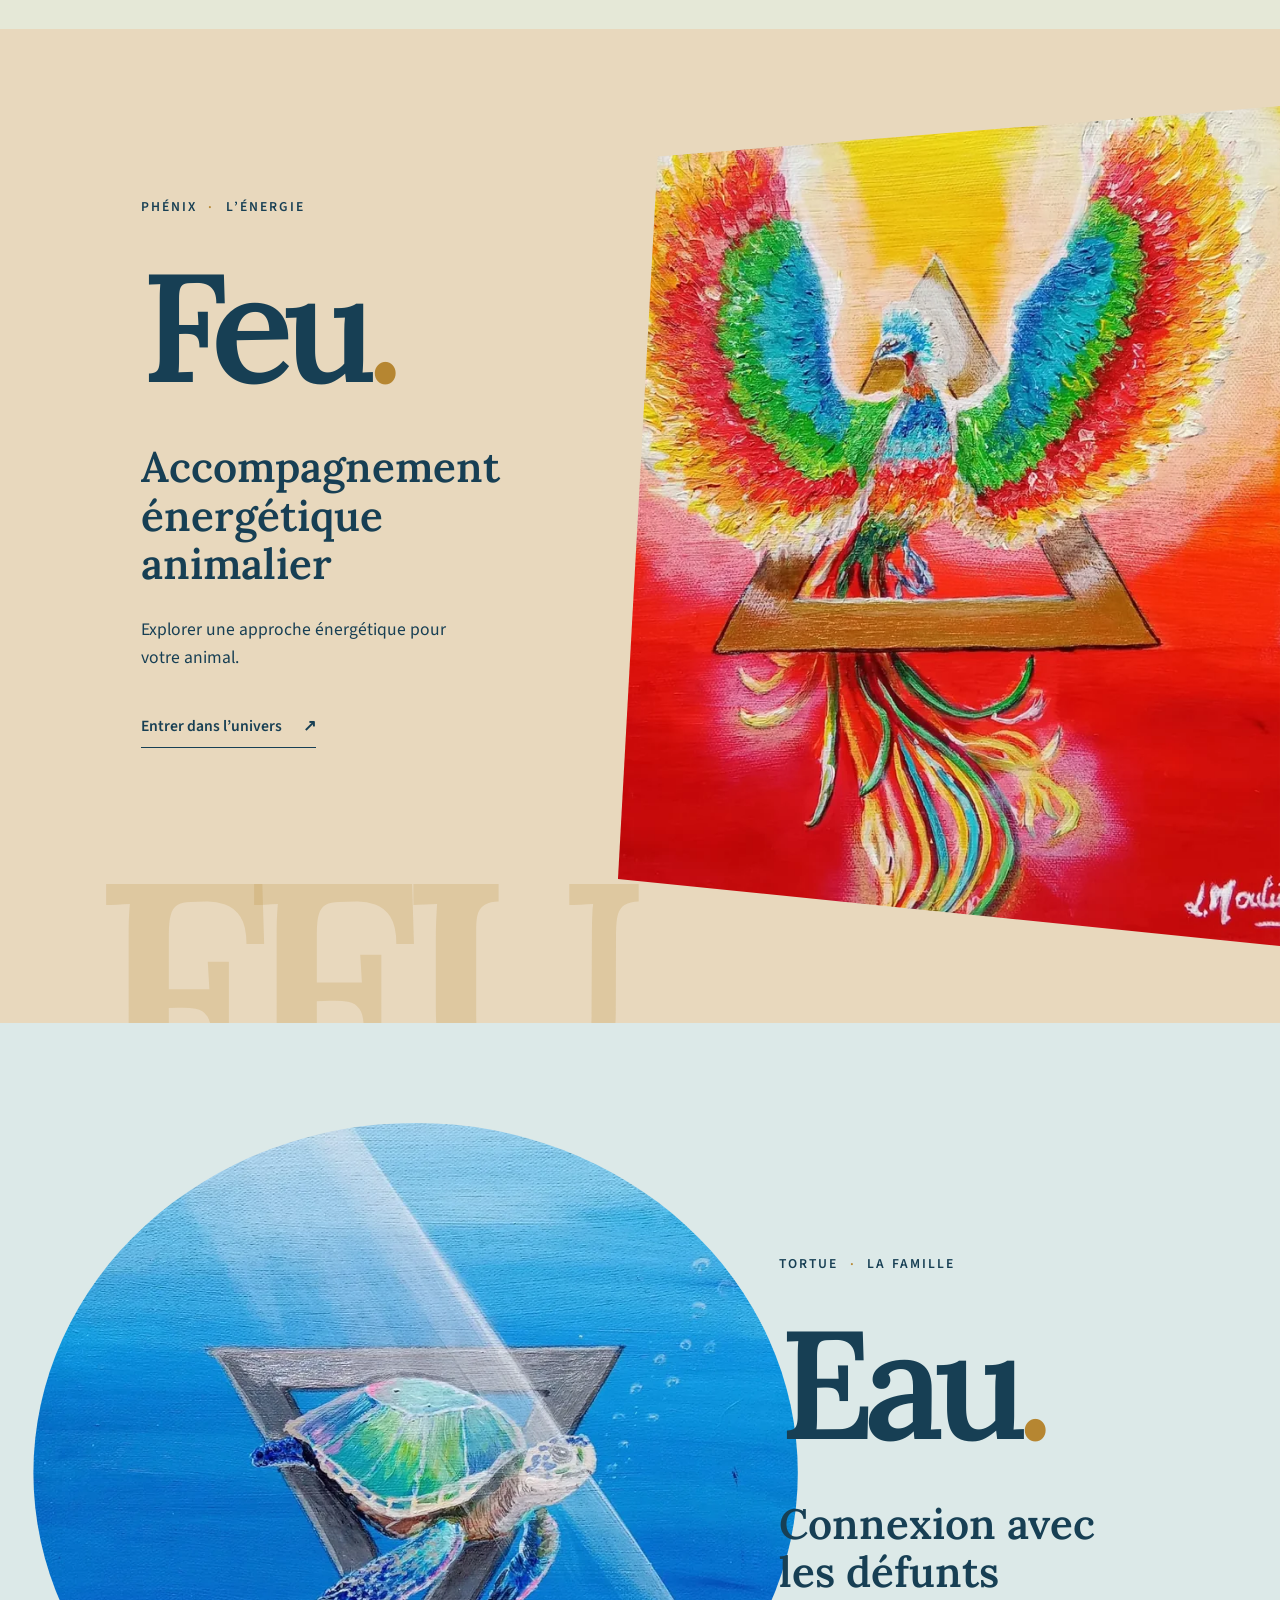
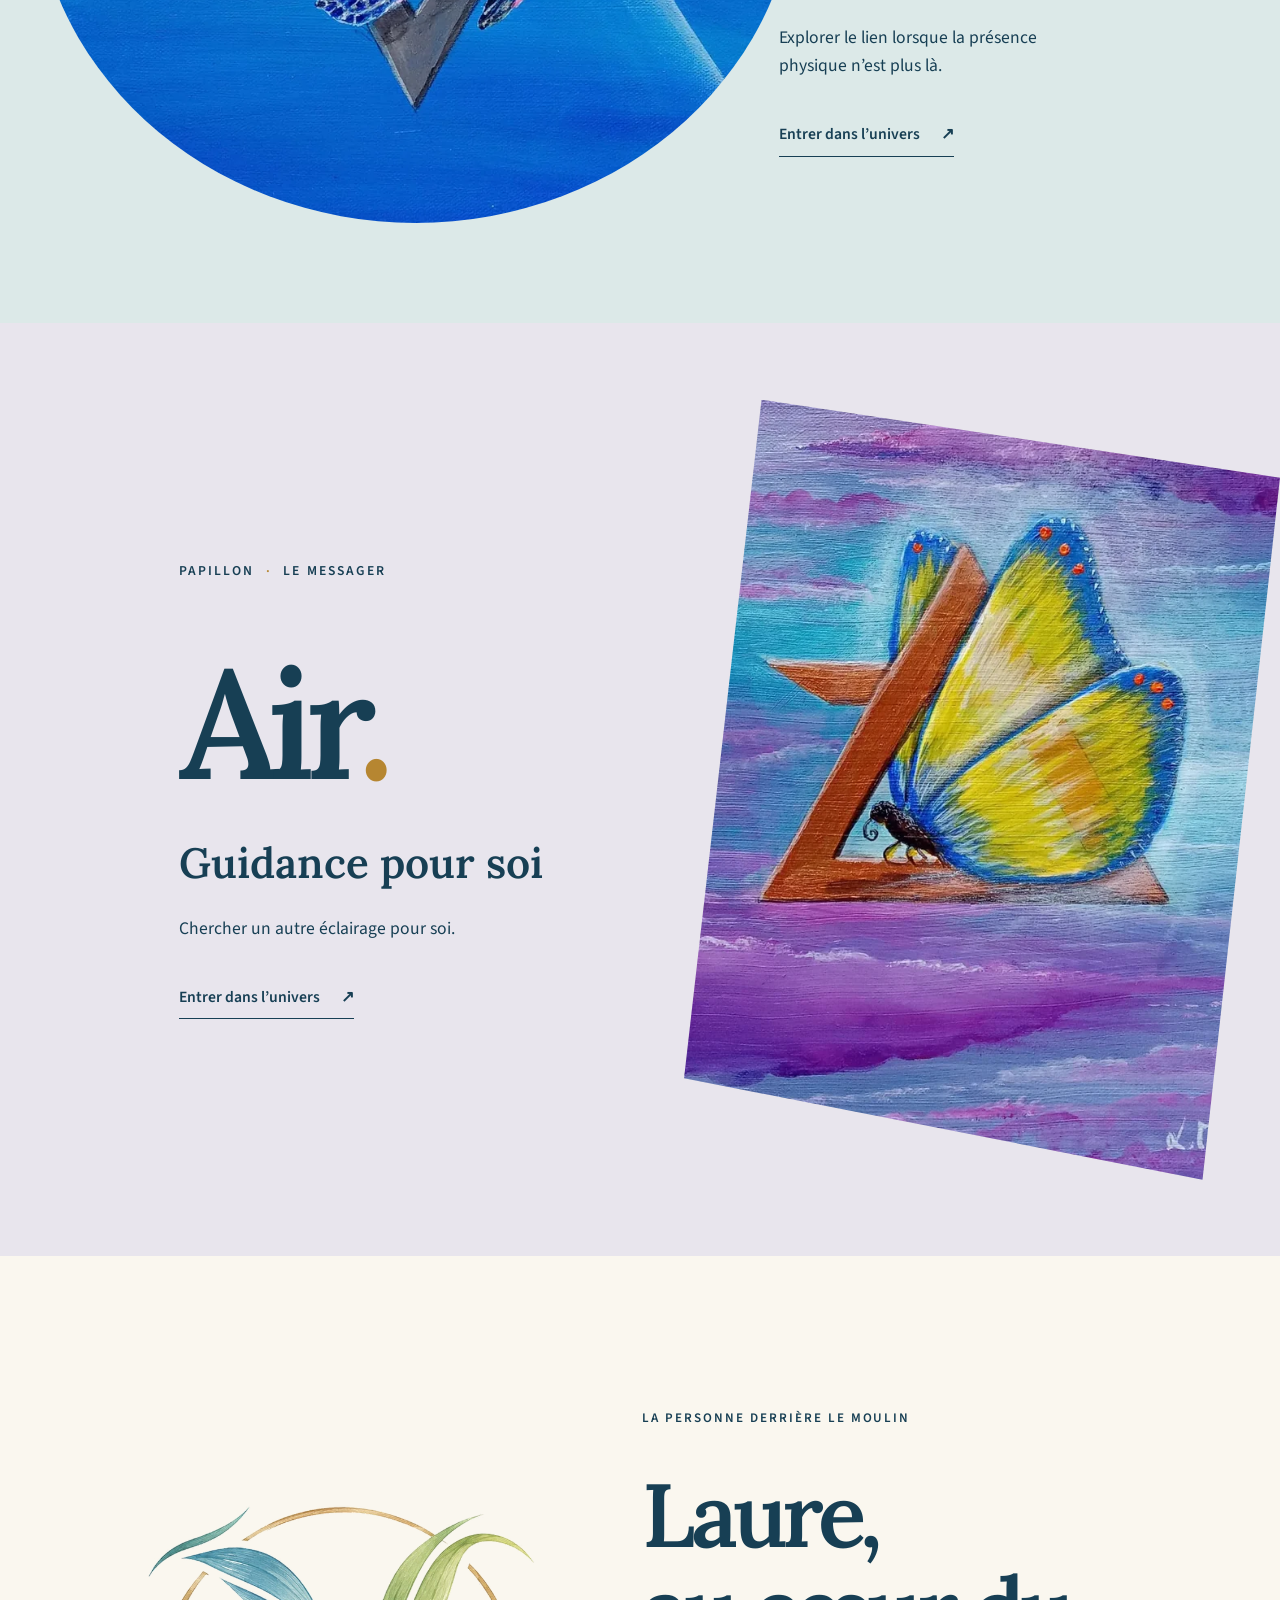
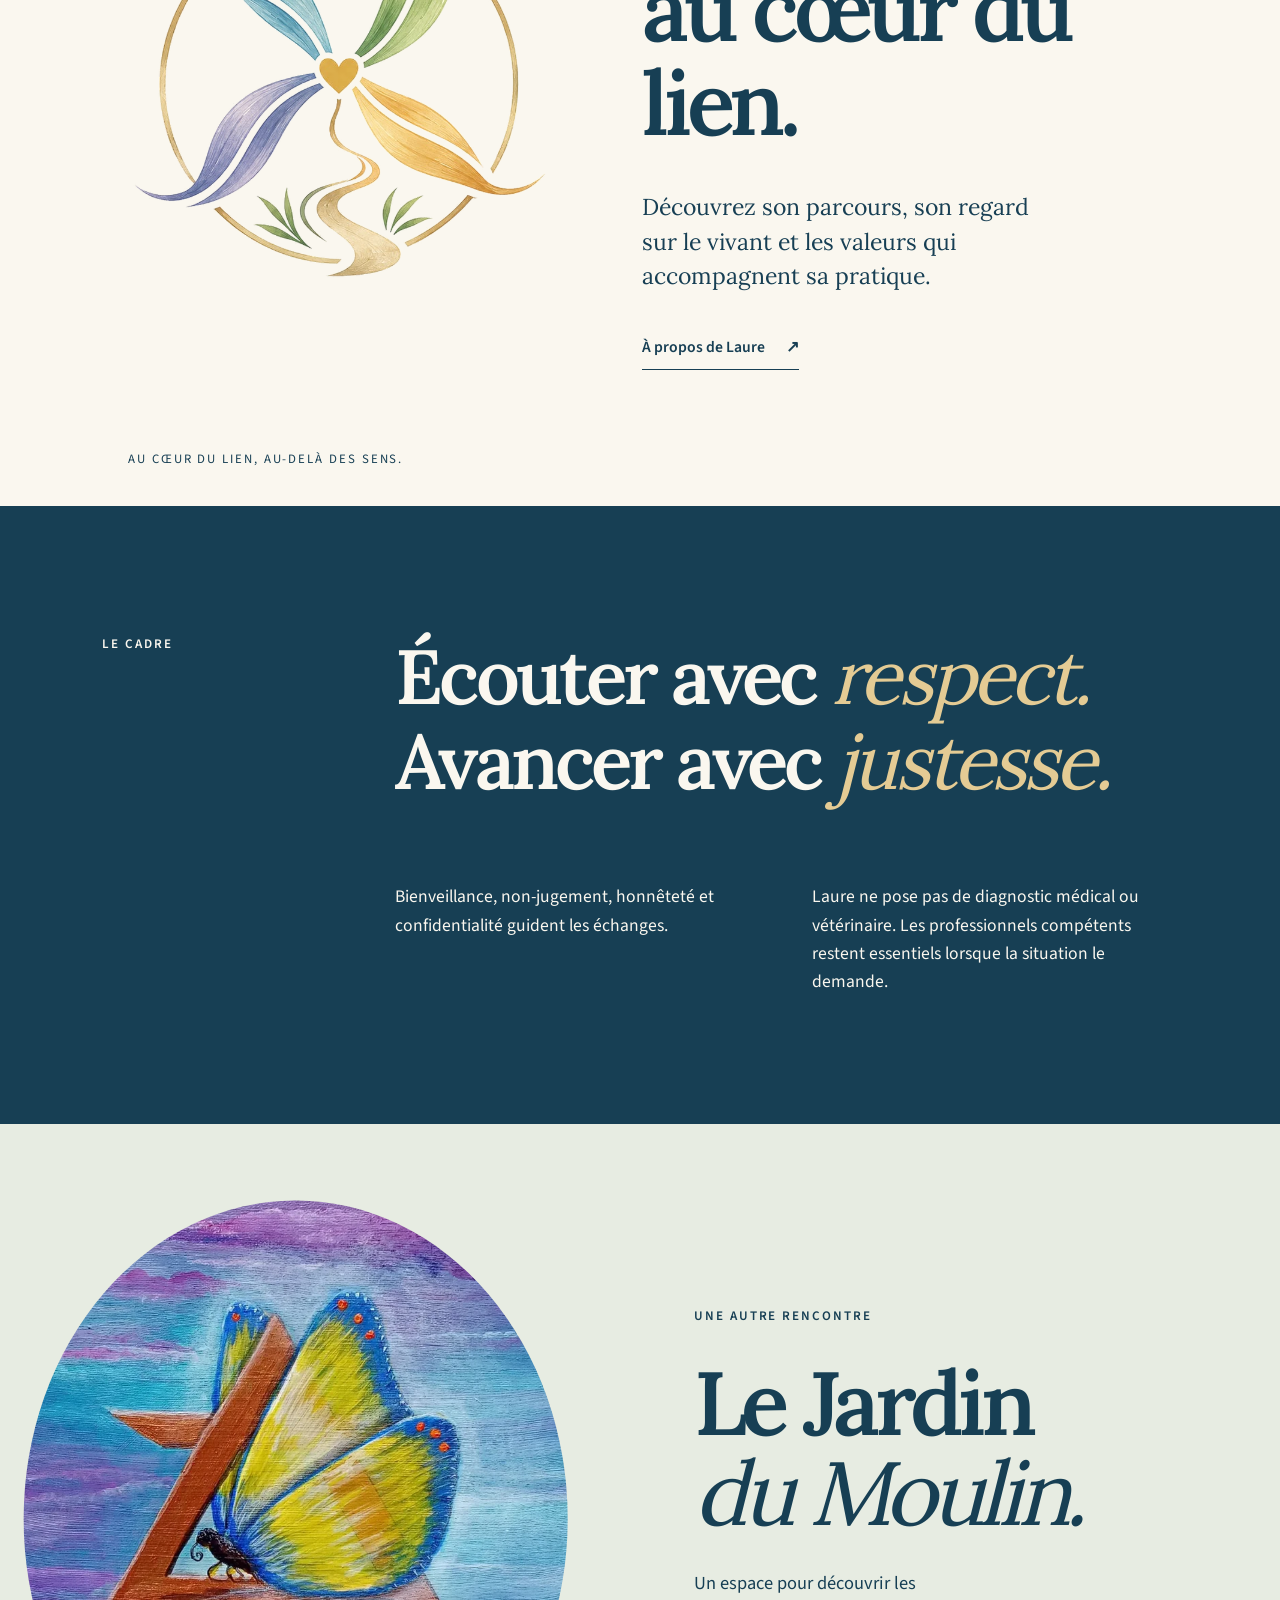
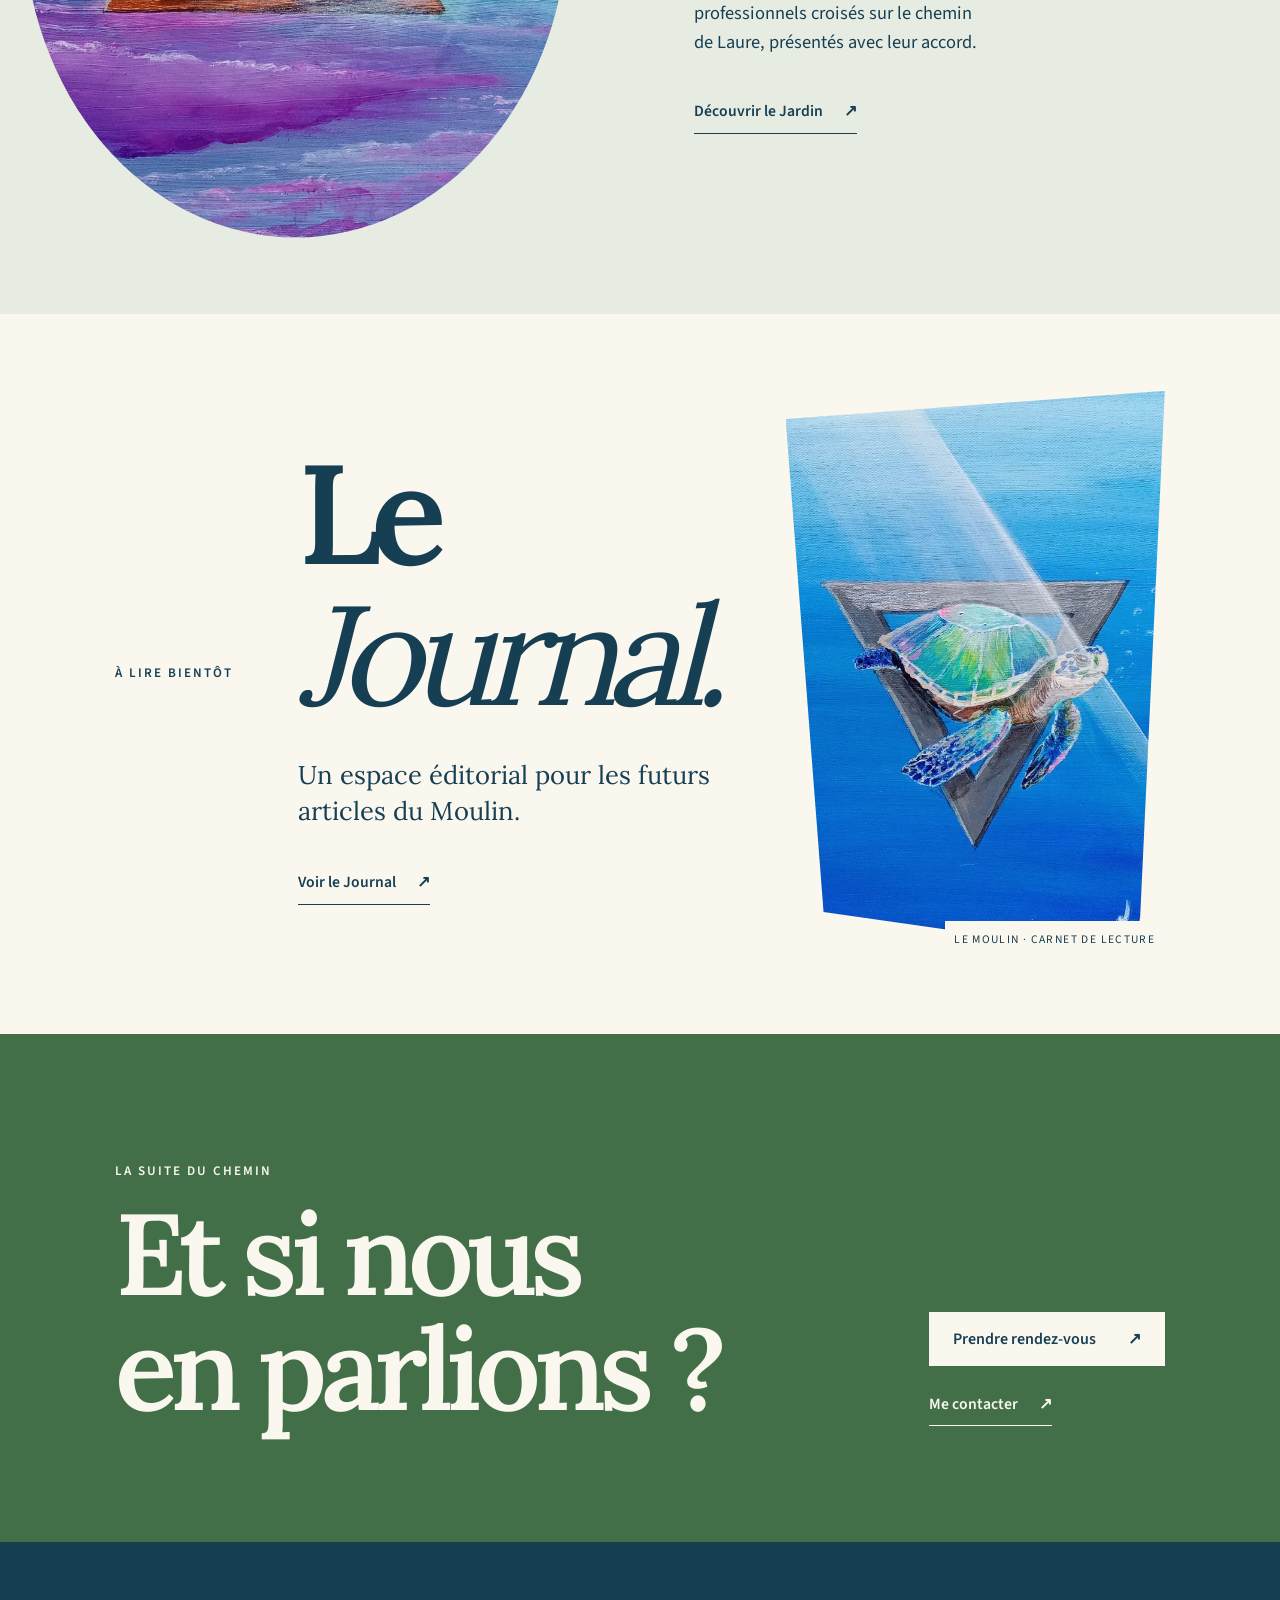
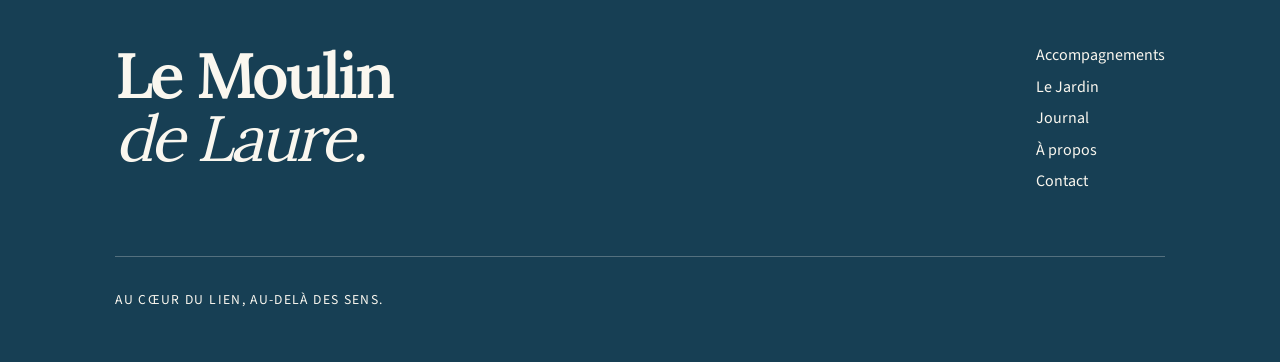
<file: design/prototypes/v2/selected.html>
<!doctype html>
<html lang="fr"><head><meta charset="utf-8"><meta name="viewport" content="width=device-width,initial-scale=1"><title>Le Moulin de Laure — Direction V2 retenue</title><link rel="stylesheet" href="selected.css"></head>
<body class="v2-home"><a class="v2-skip" href="#contenu">Aller au contenu</a>
<header class="v2-header"><a class="v2-brand" href="selected.html" aria-label="Le Moulin de Laure, accueil"><img src="../../../wp-content/themes/lemoulindelaure-child/assets/logo/logo-horizontal-transparent.png" width="1200" height="380" alt="Le Moulin de Laure"></a><nav aria-label="Navigation principale"><a href="hub.html">Accompagnements</a><a href="#jardin">Le Jardin</a><a href="#journal">Journal</a><a href="#laure">À propos</a></nav><a class="v2-header-cta" href="#contact">Prendre rendez-vous <span aria-hidden="true">↗</span></a></header>
<main id="contenu">
<section class="v2-opening"><div class="v2-opening-copy"><p class="v2-kicker">Le Moulin de Laure <span>·</span> Quatre univers vivants</p><h1>Au cœur<br><em>du lien.</em></h1><p class="v2-opening-tagline">Au-delà des sens.</p><a class="v2-link" href="hub.html">Découvrir les accompagnements <span aria-hidden="true">↗</span></a></div><div class="v2-opening-stage" aria-label="Composition des peintures originales de Laure"><img class="v2-opening-fire" src="../../../wp-content/themes/lemoulindelaure-child/assets/art/painting-phoenix-display.webp" width="945" height="960" alt="Phénix peint par Laure"><img class="v2-opening-air" src="../../../wp-content/themes/lemoulindelaure-child/assets/art/painting-butterfly-display.webp" width="960" height="959" alt="Papillon peint par Laure"><img class="v2-opening-water" src="../../../wp-content/themes/lemoulindelaure-child/assets/art/painting-turtle-display.webp" width="960" height="946" alt="Tortue peinte par Laure"></div><div class="v2-opening-foot"><span>Peintures originales de Laure</span><span>Défiler pour découvrir <span aria-hidden="true">↓</span></span></div></section>
<section class="v2-manifesto"><span class="v2-side-note">Le Moulin · un chemin de cœur</span><div><p>Pourquoi le Moulin ?</p><h2>Le vivant a mille façons de nous <em>relier.</em></h2><a class="v2-link v2-link-light" href="#univers">Suivre le chemin <span aria-hidden="true">↓</span></a></div><img src="../../../wp-content/themes/lemoulindelaure-child/assets/art/painting-squirrel-display.webp" width="945" height="960" alt="" loading="lazy"></section>
<div id="univers" class="v2-universe-intro"><p class="v2-kicker">Un chemin de cœur · quatre ailes</p><h2>Quatre façons<br>de franchir <em>le seuil.</em></h2><p>Chaque univers a son image et sa place. Choisissez celui que vous souhaitez explorer.</p></div>
<section class="v2-chapter v2-chapter-earth" aria-labelledby="terre-title"><div class="v2-chapter-media"><img src="../../../wp-content/themes/lemoulindelaure-child/assets/art/painting-squirrel-display.webp" width="945" height="960" alt="Écureuil peint par Laure" loading="lazy"></div><div class="v2-chapter-copy"><p class="v2-chapter-animal">Écureuil <span>·</span> le vivant</p><h2 id="terre-title">Terre<span aria-hidden="true">.</span></h2><h3>Communication animale</h3><p>Mieux comprendre votre animal et le lien qui vous unit.</p><a class="v2-link" href="terre.html">Entrer dans l’univers <span aria-hidden="true">↗</span></a></div></section>
<section class="v2-chapter v2-chapter-fire" aria-labelledby="feu-title"><div class="v2-chapter-copy"><p class="v2-chapter-animal">Phénix <span>·</span> l’énergie</p><h2 id="feu-title">Feu<span aria-hidden="true">.</span></h2><h3>Accompagnement énergétique animalier</h3><p>Explorer une approche énergétique pour votre animal.</p><a class="v2-link" href="hub.html#feu">Entrer dans l’univers <span aria-hidden="true">↗</span></a></div><div class="v2-chapter-media"><img src="../../../wp-content/themes/lemoulindelaure-child/assets/art/painting-phoenix-display.webp" width="945" height="960" alt="Phénix peint par Laure" loading="lazy"></div><span class="v2-chapter-ghost" aria-hidden="true">FEU</span></section>
<section class="v2-chapter v2-chapter-water" aria-labelledby="eau-title"><div class="v2-chapter-media"><img src="../../../wp-content/themes/lemoulindelaure-child/assets/art/painting-turtle-display.webp" width="960" height="946" alt="Tortue peinte par Laure" loading="lazy"></div><div class="v2-chapter-copy"><p class="v2-chapter-animal">Tortue <span>·</span> la famille</p><h2 id="eau-title">Eau<span aria-hidden="true">.</span></h2><h3>Connexion avec les défunts</h3><p>Explorer le lien lorsque la présence physique n’est plus là.</p><a class="v2-link" href="hub.html#eau">Entrer dans l’univers <span aria-hidden="true">↗</span></a></div></section>
<section class="v2-chapter v2-chapter-air" aria-labelledby="air-title"><div class="v2-chapter-copy"><p class="v2-chapter-animal">Papillon <span>·</span> le messager</p><h2 id="air-title">Air<span aria-hidden="true">.</span></h2><h3>Guidance pour soi</h3><p>Chercher un autre éclairage pour soi.</p><a class="v2-link" href="hub.html#air">Entrer dans l’univers <span aria-hidden="true">↗</span></a></div><div class="v2-chapter-media"><img src="../../../wp-content/themes/lemoulindelaure-child/assets/art/painting-butterfly-display.webp" width="960" height="959" alt="Papillon peint par Laure" loading="lazy"></div></section>
<section class="v2-laure" id="laure"><div class="v2-laure-symbol"><img src="../../../wp-content/themes/lemoulindelaure-child/assets/logo/embleme-transparent.png" width="700" height="636" alt="" loading="lazy"></div><div class="v2-laure-copy"><span class="v2-kicker">La personne derrière le Moulin</span><h2>Laure<span aria-hidden="true">,</span><br>au cœur du lien.</h2><p>Découvrez son parcours, son regard sur le vivant et les valeurs qui accompagnent sa pratique.</p><a class="v2-link" href="#contact">À propos de Laure <span aria-hidden="true">↗</span></a></div><span class="v2-laure-signature">Au cœur du lien, au-delà des sens.</span></section>
<section class="v2-values"><p class="v2-kicker">Le cadre</p><h2>Écouter avec <em>respect.</em><br>Avancer avec <em>justesse.</em></h2><div><p>Bienveillance, non-jugement, honnêteté et confidentialité guident les échanges.</p><p>Laure ne pose pas de diagnostic médical ou vétérinaire. Les professionnels compétents restent essentiels lorsque la situation le demande.</p></div></section>
<section class="v2-garden" id="jardin"><div class="v2-garden-art"><img src="../../../wp-content/themes/lemoulindelaure-child/assets/art/painting-butterfly-display.webp" width="960" height="959" alt="Détail du papillon peint par Laure" loading="lazy"></div><div><span class="v2-kicker">Une autre rencontre</span><h2>Le Jardin<br><em>du Moulin.</em></h2><p>Un espace pour découvrir les professionnels croisés sur le chemin de Laure, présentés avec leur accord.</p><a class="v2-link" href="#contact">Découvrir le Jardin <span aria-hidden="true">↗</span></a></div></section>
<section class="v2-journal" id="journal"><p class="v2-kicker">À lire bientôt</p><div><h2>Le <em>Journal.</em></h2><p>Un espace éditorial pour les futurs articles du Moulin.</p><a class="v2-link" href="#contact">Voir le Journal <span aria-hidden="true">↗</span></a></div><figure class="v2-journal-art"><img src="../../../wp-content/themes/lemoulindelaure-child/assets/art/painting-turtle-display.webp" width="960" height="946" alt="Détail de la peinture de la tortue par Laure" loading="lazy"><figcaption>Le Moulin · carnet de lecture</figcaption></figure></section>
<section class="v2-close" id="contact"><span class="v2-kicker">La suite du chemin</span><h2>Et si nous<br>en parlions&nbsp;?</h2><div><a class="v2-book" href="#contact">Prendre rendez-vous <span aria-hidden="true">↗</span></a><a class="v2-link" href="#contact">Me contacter <span aria-hidden="true">↗</span></a></div></section>
</main><footer class="v2-footer"><a href="selected.html" class="v2-footer-brand">Le Moulin<br><em>de Laure.</em></a><nav aria-label="Navigation de pied de page"><a href="hub.html">Accompagnements</a><a href="#jardin">Le Jardin</a><a href="#journal">Journal</a><a href="#laure">À propos</a><a href="#contact">Contact</a></nav><p>Au cœur du lien, au-delà des sens.</p></footer>
</body></html>
</file>
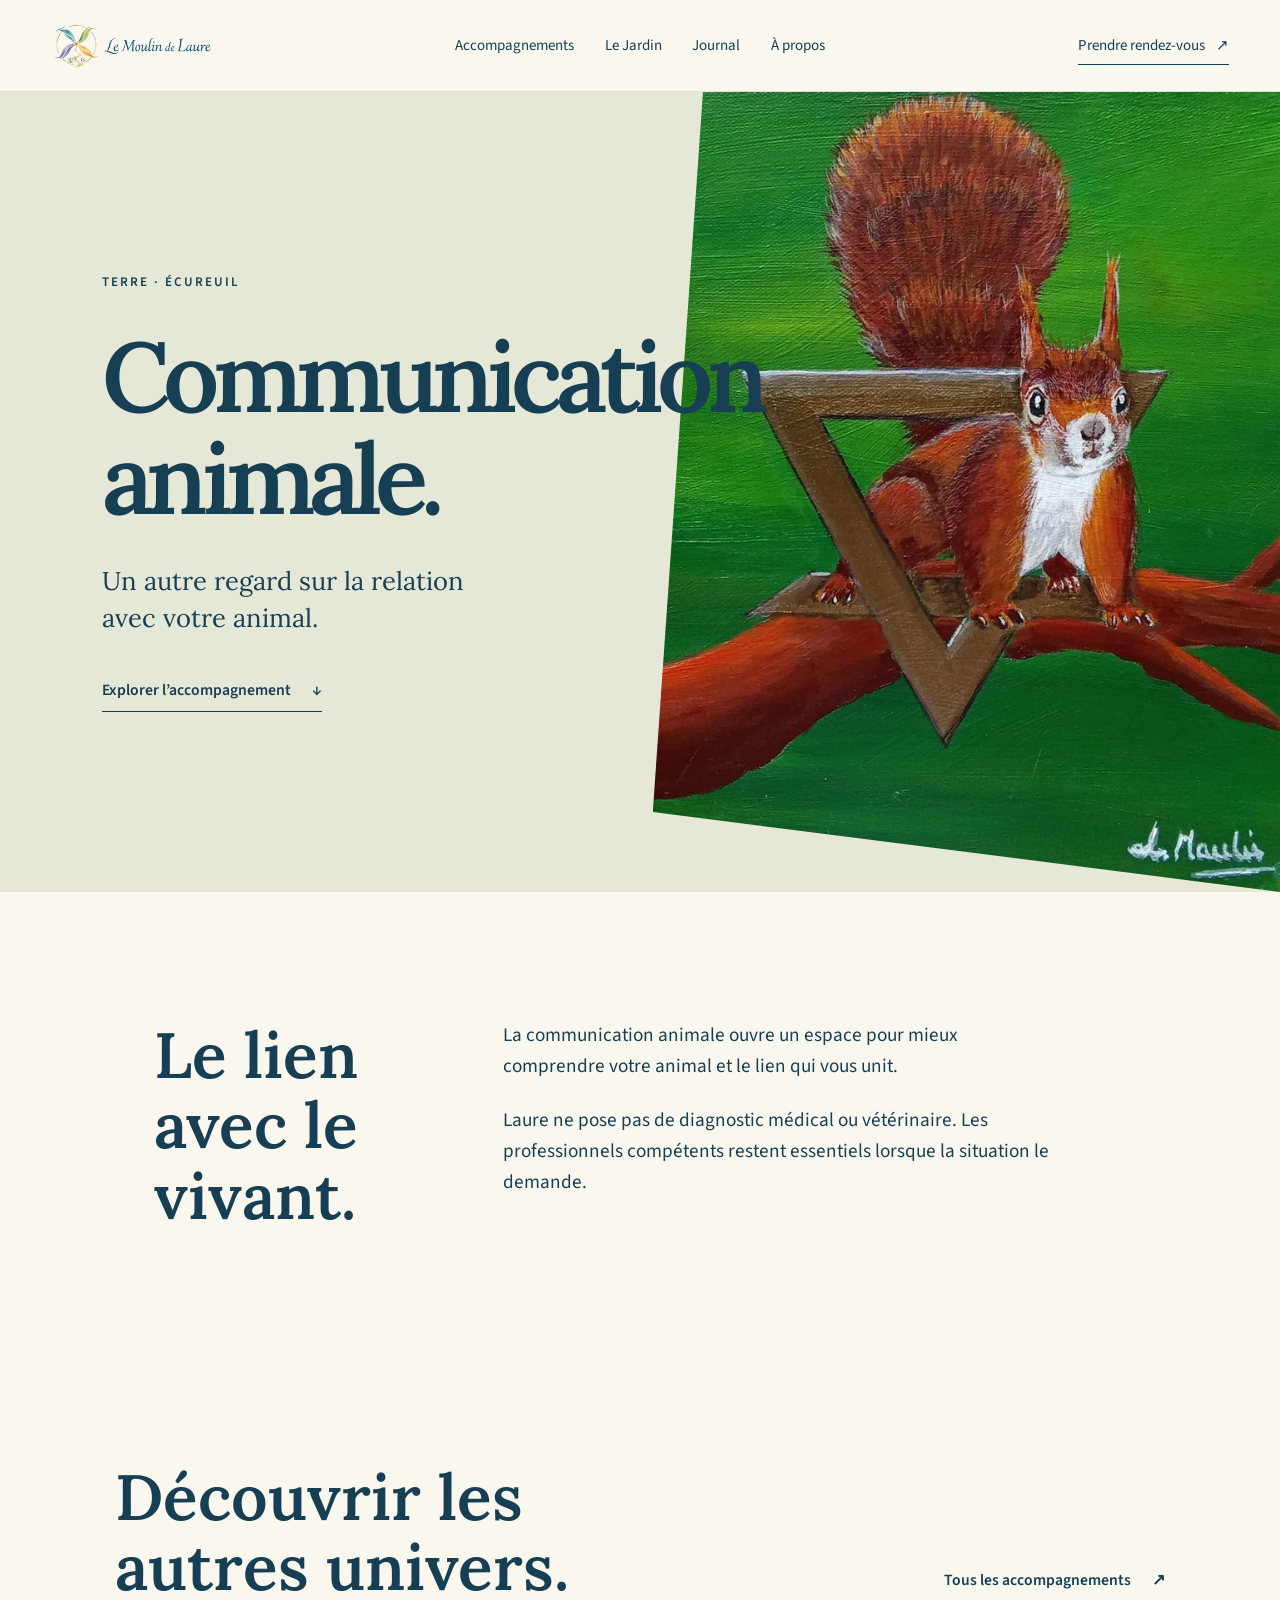
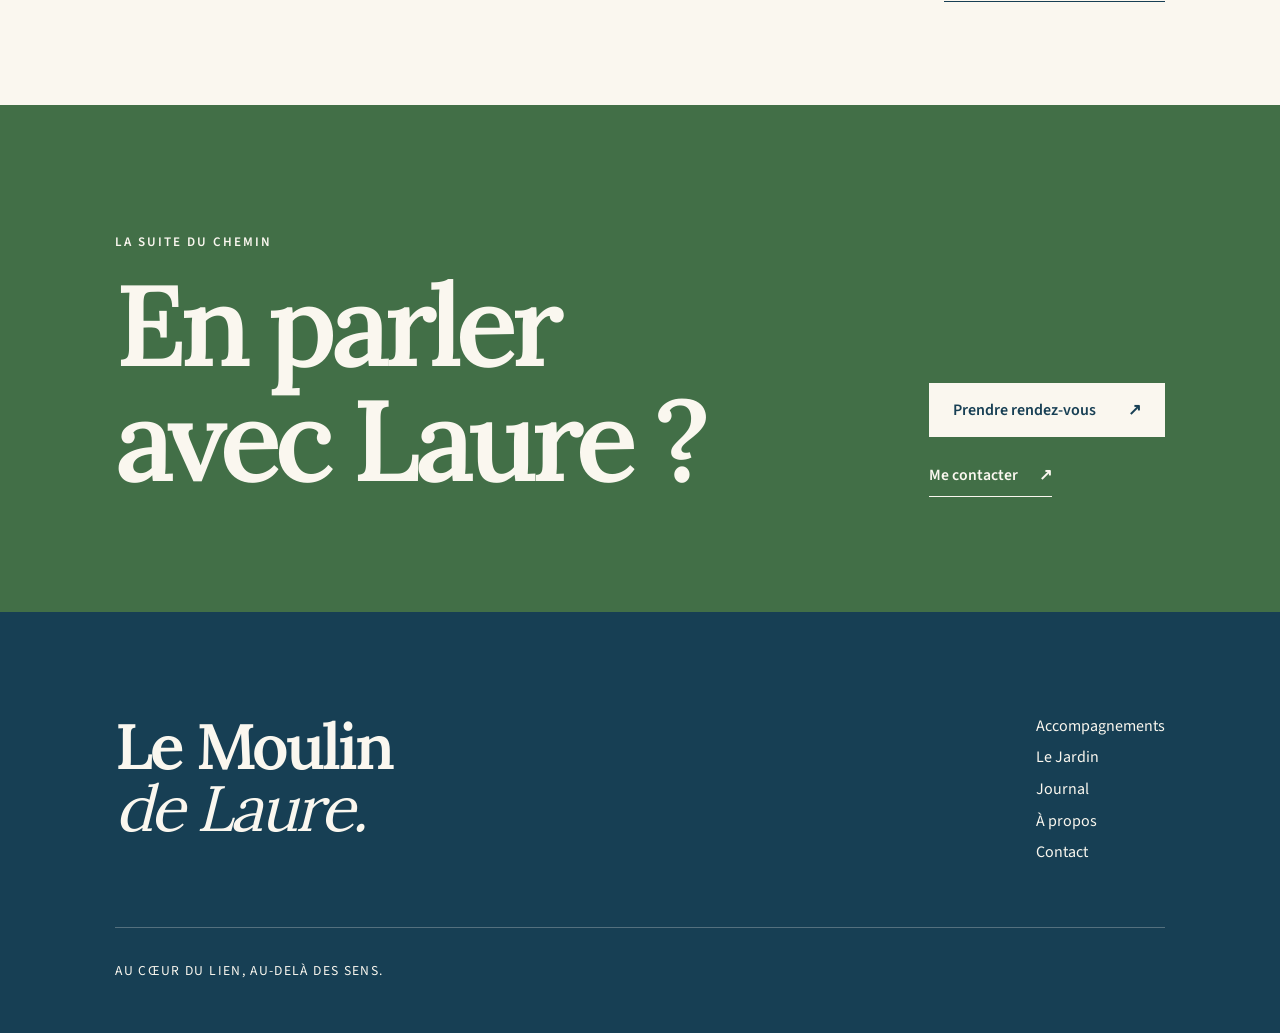
<file: design/prototypes/v2/terre.html>
<!doctype html><html lang="fr"><head><meta charset="utf-8"><meta name="viewport" content="width=device-width,initial-scale=1"><title>Communication animale — Direction V2</title><link rel="stylesheet" href="selected.css"></head><body class="v2-detail"><a class="v2-skip" href="#contenu">Aller au contenu</a>
<header class="v2-header"><a class="v2-brand" href="selected.html" aria-label="Le Moulin de Laure, accueil"><img src="../../../wp-content/themes/lemoulindelaure-child/assets/logo/logo-horizontal-transparent.png" width="1200" height="380" alt="Le Moulin de Laure"></a><nav aria-label="Navigation principale"><a href="hub.html">Accompagnements</a><a href="selected.html#jardin">Le Jardin</a><a href="selected.html#journal">Journal</a><a href="selected.html#laure">À propos</a></nav><a class="v2-header-cta" href="#contact">Prendre rendez-vous <span aria-hidden="true">↗</span></a></header>
<main id="contenu"><section class="v2-detail-hero"><div class="v2-detail-hero-copy"><p class="v2-kicker">Terre · Écureuil</p><h1>Communication<br>animale<span aria-hidden="true">.</span></h1><p>Un autre regard sur la relation avec votre animal.</p><a class="v2-link" href="#explorer">Explorer l’accompagnement <span aria-hidden="true">↓</span></a></div><div class="v2-detail-hero-art"><img src="../../../wp-content/themes/lemoulindelaure-child/assets/art/painting-squirrel-display.webp" width="945" height="960" alt="Écureuil peint par Laure"></div></section>
<section class="v2-detail-prose" id="explorer"><h2>Le lien avec le vivant.</h2><div><p>La communication animale ouvre un espace pour mieux comprendre votre animal et le lien qui vous unit.</p><p>Laure ne pose pas de diagnostic médical ou vétérinaire. Les professionnels compétents restent essentiels lorsque la situation le demande.</p></div></section><section class="v2-detail-next"><h2>Découvrir les autres univers.</h2><a class="v2-link" href="hub.html">Tous les accompagnements <span aria-hidden="true">↗</span></a></section><section class="v2-close" id="contact"><span class="v2-kicker">La suite du chemin</span><h2>En parler<br>avec Laure&nbsp;?</h2><div><a class="v2-book" href="#contact">Prendre rendez-vous <span aria-hidden="true">↗</span></a><a class="v2-link" href="#contact">Me contacter <span aria-hidden="true">↗</span></a></div></section></main>
<footer class="v2-footer"><a href="selected.html" class="v2-footer-brand">Le Moulin<br><em>de Laure.</em></a><nav aria-label="Navigation de pied de page"><a href="hub.html">Accompagnements</a><a href="selected.html#jardin">Le Jardin</a><a href="selected.html#journal">Journal</a><a href="selected.html#laure">À propos</a><a href="#contact">Contact</a></nav><p>Au cœur du lien, au-delà des sens.</p></footer></body></html>
</file>
<file: wp-content/themes/lemoulindelaure-child/style.css>
/*
Theme Name: Le Moulin de Laure Child
Theme URI: https://github.com/jsardin91/Lemoulindelaure
Description: Identité visuelle de Le Moulin de Laure pour Astra.
Author: Le Moulin de Laure
Template: astra
Version: 0.1.0
Text Domain: lemoulindelaure-child
 */

@font-face {
  font-family: 'Source Sans 3';
  src: url('assets/fonts/source-sans-3-latin-variable.woff2') format('woff2');
  font-style: normal;
  font-weight: 300 700;
  font-display: swap;
}
@font-face {
  font-family: 'Lora';
  src: url('assets/fonts/lora-latin-variable.woff2') format('woff2');
  font-style: normal;
  font-weight: 400 700;
  font-display: swap;
}

:root {
  --lmdl-cream: #faf7ef;
  --lmdl-paper: #fffdf8;
  --lmdl-ink: #173f54;
  --lmdl-blue: #165a77;
  --lmdl-teal: #306c67;
  --lmdl-green: #426f47;
  --lmdl-gold: #b68631;
  --lmdl-lavender: #666294;
  --lmdl-line: #dcd4bd;
  --lmdl-focus: #165a77;
  --lmdl-font-body: 'Source Sans 3', Arial, sans-serif;
  --lmdl-font-heading: Lora, Georgia, serif;
  --ast-global-color-0: var(--lmdl-blue);
  --ast-global-color-1: var(--lmdl-teal);
  --ast-global-color-2: var(--lmdl-ink);
  --ast-global-color-3: #426f47;
  --ast-global-color-4: var(--lmdl-cream);
  --ast-global-color-5: var(--lmdl-paper);
  --ast-global-color-6: var(--lmdl-line);
  --ast-global-color-7: var(--lmdl-lavender);
  --ast-global-color-8: var(--lmdl-gold);
}

body { background: var(--lmdl-cream); color: var(--lmdl-ink); font: 400 1.0625rem/1.65 var(--lmdl-font-body); }
:where(button, input, select, textarea) { font-family: var(--lmdl-font-body); }
:where(h1, h2, h3, h4, h5, h6, .entry-title) { font-family: var(--lmdl-font-heading); font-weight: 600; line-height: 1.25; }
.lmdl-site-logo img { display: block; width: clamp(160px, 17vw, 190px); height: auto; }
a { color: var(--lmdl-blue); }
a:hover { color: var(--lmdl-teal); }
:where(a, button, input, textarea, select):focus-visible { outline: 3px solid var(--lmdl-focus); outline-offset: 3px; }

/* The image is decoration; the real heading and link stay in HTML. */
.lmdl-door-link { display: inline-flex; flex-direction: column; align-items: center; gap: 1rem; text-align: center; color: var(--lmdl-ink); text-decoration: none; }
.lmdl-door-link__scene { display: grid; width: min(100%, 18rem); }
.lmdl-door-link__scene img { display: block; grid-area: 1 / 1; width: 100%; height: auto; aspect-ratio: 2 / 3; object-fit: contain; }
.lmdl-door-link__open { opacity: 0; transform: scale(.96); transition: opacity .35s ease, transform .35s ease; }
.lmdl-door-link:is(:hover, :focus-visible) .lmdl-door-link__open { opacity: 1; transform: scale(1); }
.lmdl-door-link__label { font-size: 1.125rem; font-weight: 700; text-decoration: underline; text-underline-offset: .2em; }
@media (prefers-reduced-motion: reduce) { .lmdl-door-link__open { transition: none; transform: none; } .lmdl-door-link:is(:hover, :focus-visible) .lmdl-door-link__open { transform: none; } }
</file>
<file: wp-content/themes/lemoulindelaure-child/assets/css/components.css>
/* Shared Le Moulin de Laure presentation primitives. */

:root {
  --lmdl-content: 78rem;
  --lmdl-prose: 70ch;
  --lmdl-section-space: clamp(4rem, 8vw, 8rem);
  --lmdl-gutter: clamp(1.25rem, 4vw, 4rem);
  --lmdl-radius: 1rem;
  --lmdl-fast: 180ms;
  --lmdl-medium: 280ms;
}
.lmdl-page-v1 .site-content > .ast-container { display: block; max-width: none; padding: 0; }
.lmdl-page-v1 .site-content .site-main { width: 100%; padding: 0; }
.lmdl-page-v1 .site-main > article.page { padding: 0; margin: 0; }
.lmdl-page-v1 .entry-content { margin: 0; }
.lmdl-page-v1 .entry-content > .lmdl-section { padding-inline: 0; }
.main-header-menu .lmdl-nav-booking > .menu-link,
.ast-mobile-header-content .lmdl-nav-booking > .menu-link,
body.lmdl-page-v1 .main-header-menu .lmdl-nav-booking > .menu-link,
body.lmdl-page-v1 .ast-mobile-header-content .lmdl-nav-booking > .menu-link {
  min-height: 44px;
  margin-block: .4rem;
  padding-inline: 1rem;
  border-radius: .4rem;
  background: var(--lmdl-blue);
  color: var(--lmdl-paper);
}
.main-header-menu .lmdl-nav-booking > .menu-link:is(:hover, :focus-visible),
.ast-mobile-header-content .lmdl-nav-booking > .menu-link:is(:hover, :focus-visible),
body.lmdl-page-v1 .main-header-menu .lmdl-nav-booking > .menu-link:is(:hover, :focus-visible),
body.lmdl-page-v1 .ast-mobile-header-content .lmdl-nav-booking > .menu-link:is(:hover, :focus-visible) {
  background: var(--lmdl-ink);
  color: var(--lmdl-paper);
}
@media (max-width: 1199px) {
  .ast-header-break-point .ast-mobile-header-content .main-header-menu .lmdl-nav-booking > .menu-link {
    display: inline-flex;
    align-items: center;
    width: auto;
    max-width: calc(100% - 2.5rem);
    min-height: 44px;
    margin: .5rem 1.25rem 1rem;
    padding: .5rem 1rem;
    background-color: var(--lmdl-blue);
    color: var(--lmdl-paper);
  }
}

.lmdl-container {
  width: min(calc(100% - (2 * var(--lmdl-gutter))), var(--lmdl-content));
  margin-inline: auto;
}

.lmdl-section {
  padding-block: var(--lmdl-section-space);
}

.lmdl-prose {
  max-width: var(--lmdl-prose);
}

.lmdl-prose > :first-child {
  margin-top: 0;
}

.lmdl-prose > :last-child {
  margin-bottom: 0;
}

.lmdl-editorial-split {
  display: grid;
  grid-template-columns: minmax(0, 1fr) minmax(0, 1fr);
  gap: clamp(2rem, 6vw, 6rem);
  align-items: center;
}

.lmdl-cta-group {
  display: flex;
  flex-wrap: wrap;
  gap: .75rem 1rem;
  align-items: center;
}
.lmdl-cta-group > p { margin: 0; }
.lmdl-button {
  display: inline-flex;
  align-items: center;
  justify-content: center;
  min-height: 48px;
  padding: .7rem 1.25rem;
  border-radius: .5rem;
  background: var(--lmdl-blue);
  color: var(--lmdl-paper);
  font-weight: 600;
  text-decoration: none;
}
.lmdl-button:is(:hover, :focus-visible) { background: var(--lmdl-ink); color: var(--lmdl-paper); }
.lmdl-page-v1 .entry-content .lmdl-button { text-decoration: none; }
.lmdl-text-link { display: inline-flex; align-items: center; min-height: 48px; font-weight: 600; text-underline-offset: .25em; }
.lmdl-section :where(h1, h2, h3) { text-wrap: balance; }
.lmdl-section p { max-width: 70ch; }

.lmdl-art-frame {
  overflow: hidden;
  border-radius: var(--lmdl-radius);
  background: var(--lmdl-paper);
}

.lmdl-art-frame img {
  display: block;
  width: 100%;
  height: auto;
}

.lmdl-kicker {
  color: var(--lmdl-teal);
  font-weight: 600;
}

.lmdl-boundary {
  padding: clamp(1.25rem, 3vw, 2rem);
  border: 1px solid var(--lmdl-line);
  border-radius: var(--lmdl-radius);
  background: var(--lmdl-paper);
}

.lmdl-process {
  display: grid;
  grid-template-columns: repeat(3, minmax(0, 1fr));
  gap: clamp(1.5rem, 4vw, 3rem);
  counter-reset: lmdl-step;
}

.lmdl-process__step {
  position: relative;
  padding-top: 3rem;
  border-top: 1px solid var(--lmdl-line);
  counter-increment: lmdl-step;
}

.lmdl-process__step::before {
  content: counter(lmdl-step, decimal-leading-zero);
  position: absolute;
  top: .7rem;
  left: 0;
  color: var(--lmdl-blue);
  font-family: var(--lmdl-font-heading);
  font-weight: 600;
}

.lmdl-surface--ink {
  background: var(--lmdl-ink);
  color: var(--lmdl-paper);
}

.lmdl-surface--blue {
  background: var(--lmdl-blue);
  color: var(--lmdl-paper);
}

.lmdl-surface--paper {
  background: var(--lmdl-paper);
}

.lmdl-surface--cream {
  background: var(--lmdl-cream);
}

/* Editor notes embedded in structural patterns must never appear publicly. */
.lmdl-pattern-placeholder {
  display: none;
}

@media (max-width: 767px) {
  .lmdl-editorial-split,
  .lmdl-process {
    grid-template-columns: 1fr;
  }

  .lmdl-editorial-split {
    gap: 2rem;
  }

  .lmdl-process__step {
    padding-top: 2.75rem;
  }
}

@media (prefers-reduced-motion: reduce) {
  *, *::before, *::after {
    scroll-behavior: auto !important;
  }
}
</file>
<file: wp-content/themes/lemoulindelaure-child/assets/css/pages/home.css>
/* Homepage V1: painted editorial entry, then varied content rhythm. */
.lmdl-home-intro { padding-block: clamp(1.5rem, 3vw, 3rem) clamp(3rem, 6vw, 6rem); }
.lmdl-home-hero { display: grid; grid-template-columns: minmax(0, 5fr) minmax(0, 7fr); gap: clamp(2rem, 5vw, 5rem); align-items: center; min-height: min(48rem, calc(100dvh - 6rem)); }
.lmdl-home-hero__copy { position: relative; z-index: 1; }
.lmdl-home-hero h1 { font-size: clamp(2.7rem, 5vw, 4.2rem); line-height: 1.12; margin-bottom: .75rem; }
.lmdl-home-hero__signature { color: var(--lmdl-teal); font-family: var(--lmdl-font-heading); font-size: clamp(1.25rem, 2vw, 1.65rem); }
.lmdl-home-hero__copy > p:not(.lmdl-home-hero__signature) { font-size: clamp(1.05rem, 1.5vw, 1.2rem); }
.lmdl-home-hero__art { min-width: 0; }
.lmdl-art-collage { display: grid; grid-template-columns: repeat(12, minmax(0,1fr)); grid-template-rows: repeat(12, minmax(0, 1fr)); aspect-ratio: 1.1; max-height: 40rem; }
.lmdl-art-collage figure { min-width: 0; min-height: 0; margin: 0; overflow: hidden; border: 5px solid var(--lmdl-cream); background: var(--lmdl-paper); }
.lmdl-art-collage img { display: block; width: 100%; height: 100%; object-fit: cover; }
.lmdl-art-collage__lead { grid-area: 1 / 5 / 10 / 13; border-radius: 45% 45% .35rem .35rem; }
.lmdl-art-collage__second { grid-area: 2 / 1 / 7 / 6; border-radius: .35rem 40% .35rem .35rem; }
.lmdl-art-collage__third { grid-area: 7 / 2 / 12 / 7; border-radius: .35rem .35rem .35rem 40%; }
.lmdl-art-collage__fourth { grid-area: 9 / 7 / 13 / 12; border-radius: .35rem 40% .35rem .35rem; }
.lmdl-home-manifesto { background: var(--lmdl-paper); }
.lmdl-home-manifesto .lmdl-prose { max-width: 52rem; margin-inline: auto; text-align: center; }
.lmdl-home-manifesto h2 { font-size: clamp(2rem, 3.5vw, 3.2rem); }
.lmdl-home-universes > .lmdl-container > p { margin-bottom: 2.5rem; }
.lmdl-home-laure__emblem { max-width: 20rem; margin-inline: auto; }
.lmdl-home-laure__emblem img { width: 100%; height: auto; }
.lmdl-home-values { background: var(--lmdl-ink); color: var(--lmdl-paper); }
.lmdl-home-values .lmdl-container { display: grid; grid-template-columns: minmax(0, 1fr) minmax(0, 1fr); gap: 1rem 5rem; align-items: start; }
.lmdl-home-values h2 { grid-row: span 2; max-width: 13ch; font-size: clamp(2rem, 3.5vw, 3.2rem); }
.lmdl-home-values p { max-width: 48ch; }
.lmdl-home-garden { background: var(--lmdl-paper); }
.lmdl-home-garden__art { max-width: 28rem; margin-inline: auto; }
.lmdl-home-garden__art img { width: 100%; height: auto; border-radius: 48% 48% .5rem .5rem; }
.lmdl-home-journal { border-block: 1px solid var(--lmdl-line); }
.lmdl-home-journal .lmdl-container { display: grid; grid-template-columns: 1fr 1fr auto; align-items: center; gap: 1.5rem; }
.lmdl-home-close__booking { padding: clamp(1.5rem, 3vw, 3rem); border: 1px solid var(--lmdl-line); border-radius: var(--lmdl-radius); background: var(--lmdl-paper); }
.lmdl-faq-booking { display: grid; grid-template-columns: minmax(0, 7fr) minmax(0, 5fr); gap: clamp(2rem, 5vw, 5rem); align-items: start; }
@media (max-width: 1023px) { .lmdl-home-hero { min-height: 0; } .lmdl-home-journal .lmdl-container { grid-template-columns: 1fr auto; } .lmdl-home-journal p { grid-column: 1 / -1; grid-row: 2; } }
@media (max-width: 767px) {
  .lmdl-home-hero, .lmdl-home-values .lmdl-container, .lmdl-faq-booking { grid-template-columns: 1fr; }
  .lmdl-home-hero { gap: 2rem; }
  .lmdl-home-hero__copy { order: 1; }
  .lmdl-home-hero__art { order: 2; }
  .lmdl-art-collage { aspect-ratio: 1.25; max-height: 25rem; }
  .lmdl-home-values h2 { grid-row: auto; }
  .lmdl-home-journal .lmdl-container { display: block; }
}
</file>
<file: wp-content/themes/lemoulindelaure-child/assets/css/pages/accompagnements.css>
/* Shared four-universe threshold on the homepage and Accompagnements hub. */
.lmdl-universe-field { display: flex; gap: 0; min-height: clamp(31rem, 43vw, 34rem); border: 1px solid var(--lmdl-line); }
.lmdl-universe-panel { --lmdl-universe-accent: var(--lmdl-green); position: relative; flex: 1 1 0; min-width: 0; display: flex; flex-direction: column; overflow: hidden; background: var(--lmdl-paper); border-top: 3px solid var(--lmdl-universe-accent); transition: flex-grow var(--lmdl-medium) ease; }
.lmdl-universe-panel--fire { --lmdl-universe-accent: var(--lmdl-gold); }
.lmdl-universe-panel--water { --lmdl-universe-accent: var(--lmdl-blue); }
.lmdl-universe-panel--air { --lmdl-universe-accent: var(--lmdl-lavender); }
.lmdl-universe-panel + .lmdl-universe-panel { border-left: 1px solid var(--lmdl-line); }
.lmdl-universe-panel__media { min-height: 0; flex: 1; margin: clamp(.6rem, 1.2vw, 1rem); margin-bottom: 0; overflow: hidden; border-radius: 48% 48% .25rem .25rem; border: 1px solid var(--lmdl-line); background: var(--lmdl-cream); }
.lmdl-universe-panel__painting, .lmdl-universe-panel__painting img { height: 100%; width: 100%; margin: 0; }
.lmdl-universe-panel__painting img { display: block; object-fit: cover; object-position: center; transition: transform var(--lmdl-medium) ease; }
.lmdl-universe-panel__inner { position: relative; min-height: 12rem; padding: clamp(1rem, 1.8vw, 1.6rem); }
.lmdl-universe-panel__identity { margin-bottom: .35rem; color: var(--lmdl-ink); font-weight: 600; font-size: .93rem; }
.lmdl-universe-panel :is(h2, h3) { margin: 0 0 .65rem; font-size: clamp(1.1rem, 1.45vw, 1.42rem); line-height: 1.3; overflow-wrap: anywhere; }
.lmdl-universe-panel__link { display: inline-flex; align-items: center; min-height: 44px; font-weight: 600; text-underline-offset: .25em; }
.lmdl-universe-panel__inner p:last-child { margin: 0; }
@media (hover: hover) and (min-width: 1024px) and (prefers-reduced-motion: no-preference) {
  .lmdl-universe-panel:is(:hover, :focus-within) { flex-grow: 1.38; }
  .lmdl-universe-panel:is(:hover, :focus-within) img { transform: scale(1.045); }
}
.lmdl-universe-panel:focus-within { outline: 3px solid var(--lmdl-focus); outline-offset: -3px; }
.lmdl-hub-intro { padding-top: clamp(3rem, 5vw, 5rem); padding-bottom: clamp(2rem, 4vw, 3rem); }
.lmdl-hub-intro .lmdl-prose { max-width: 55rem; }
.lmdl-hub-intro h1 { font-size: clamp(2.7rem, 4vw, 3.6rem); }
@media (max-width: 767px) { .lmdl-hub-intro h1 { font-size: clamp(2.15rem, 7vw, 2.5rem); } }
.lmdl-hub-universes { padding-top: 0; }
.lmdl-hub-orientation { background: var(--lmdl-paper); }
.lmdl-hub-orientation__list { display: grid; grid-template-columns: repeat(2, minmax(0,1fr)); gap: 0 3rem; }
.lmdl-hub-orientation__list p { margin: 0; border-top: 1px solid var(--lmdl-line); }
.lmdl-hub-orientation__list a { display: flex; align-items: center; min-height: 5rem; text-decoration-thickness: 1px; text-underline-offset: .25em; }
.lmdl-hub-frame .lmdl-container { max-width: 52rem; text-align: center; }
.lmdl-hub-practical { background: var(--lmdl-paper); }
.lmdl-hub-practical .lmdl-boundary { background: var(--lmdl-cream); }
@media (max-width: 1023px) {
  .lmdl-universe-field { display: grid; grid-template-columns: repeat(2, minmax(0,1fr)); min-height: 0; gap: 0; }
  .lmdl-universe-panel:nth-child(3) { border-left: 0; }
  .lmdl-universe-panel:nth-child(n+3) { border-top: 1px solid var(--lmdl-line); }
  .lmdl-universe-panel { min-height: 32rem; }
  .lmdl-universe-panel :is(h2, h3) { font-size: clamp(1.2rem, 2.5vw, 1.5rem); }
}
@media (max-width: 767px) {
  .lmdl-universe-field, .lmdl-hub-orientation__list { grid-template-columns: 1fr; }
  .lmdl-universe-panel + .lmdl-universe-panel { border-left: 0; border-top: 1px solid var(--lmdl-line); }
  .lmdl-universe-panel { min-height: 0; display: grid; grid-template-columns: minmax(0, 40%) minmax(0, 60%); align-items: stretch; }
  .lmdl-universe-panel__media { min-height: 14rem; margin: .6rem 0 .6rem .6rem; }
  .lmdl-universe-panel__inner { min-height: 0; padding: 1rem; align-self: center; }
  .lmdl-universe-panel :is(h2, h3) { font-size: clamp(1.1rem, 4vw, 1.4rem); }
}
@media (max-width: 420px) { .lmdl-universe-panel { grid-template-columns: 36% 64%; } .lmdl-universe-panel__media { min-height: 13rem; } }
@media (prefers-reduced-motion: reduce) { .lmdl-universe-panel, .lmdl-universe-panel__painting img { transition: none; transform: none; } }
</file>
<file: design/prototypes/preview.css>
/* Isolated preview shell only. The production header/footer remain Astra's. */
* { box-sizing: border-box; }
body { margin: 0; }
.preview-skip { position: absolute; top: -5rem; left: 1rem; z-index: 10; background: var(--lmdl-paper); padding: .75rem; }
.preview-skip:focus { top: 1rem; }
.preview-header { border-bottom: 1px solid var(--lmdl-line); background: var(--lmdl-cream); }
.preview-header .lmdl-container { min-height: 5rem; display: flex; align-items: center; justify-content: space-between; gap: 1.5rem; }
.preview-header img { width: clamp(10rem, 15vw, 13rem); height: auto; display: block; }
.preview-header .preview-desktop-nav { display: flex; align-items: center; gap: clamp(.8rem, 1.5vw, 1.6rem); font-size: .95rem; }
.preview-header nav a { white-space: nowrap; text-decoration: none; }
.preview-menu { display: none; position: relative; }
.preview-menu summary { min-height: 3rem; display: flex; align-items: center; font-weight: 600; cursor: pointer; }
.preview-menu nav { position: absolute; z-index: 20; right: 0; top: 100%; display: grid; min-width: 15rem; padding: 1rem; gap: .8rem; border: 1px solid var(--lmdl-line); background: var(--lmdl-paper); }
.preview-menu nav a { display: flex; align-items: center; min-height: 2.75rem; }
.preview-footer { padding-block: 3rem; border-top: 1px solid var(--lmdl-line); }
@media (max-width: 1050px) { .preview-header .preview-desktop-nav { display: none; } .preview-menu { display: block; } }
@media (max-width: 600px) { .preview-header > .lmdl-container > .lmdl-button { display: none; } .preview-header .lmdl-container { min-height: 4rem; } }
</file>
<file: design/prototypes/v2/directions.css>
@font-face{font-family:Lora;src:url('../../../wp-content/themes/lemoulindelaure-child/assets/fonts/lora-latin-variable.woff2') format('woff2');font-weight:400 700;font-display:swap}
@font-face{font-family:Source;src:url('../../../wp-content/themes/lemoulindelaure-child/assets/fonts/source-sans-3-latin-variable.woff2') format('woff2');font-weight:300 700;font-display:swap}
:root{--paper:#faf7ef;--white:#fffdf8;--ink:#173f54;--blue:#165a77;--green:#426f47;--gold:#b68631;--teal:#306c67;--lav:#666294;--line:#dcd4bd;font-family:Source,Arial,sans-serif;color:var(--ink);background:var(--paper)}
*{box-sizing:border-box}html{scroll-behavior:smooth}body{margin:0}img{display:block;max-width:100%}a{color:inherit}a:focus-visible{outline:3px solid var(--blue);outline-offset:5px}h1,h2,h3,p{margin:0}h1,h2,h3{font-family:Lora,Georgia,serif;font-weight:600}p{line-height:1.65}.sr-only{position:absolute;width:1px;height:1px;overflow:hidden;clip:rect(0,0,0,0)}.skip{position:absolute;z-index:10;transform:translateY(-150%);background:var(--white);padding:.75rem 1rem}.skip:focus{transform:none}.mark{width:190px;height:auto}.nav{display:flex;justify-content:space-between;align-items:center;gap:2rem;padding:1.2rem clamp(1.2rem,4vw,5rem);position:relative;z-index:3}.nav ul{list-style:none;display:flex;gap:clamp(1rem,2vw,2rem);padding:0;margin:0;align-items:center}.nav a{text-decoration:none;font-size:.92rem}.nav a:hover,.text-link:hover{text-decoration:underline}.nav .reserve{border:1px solid currentColor;padding:.7rem 1rem}.text-link{display:inline-flex;gap:.8rem;align-items:center;text-decoration:none;border-bottom:1px solid currentColor;padding:0 0 .35rem;font-weight:600}.text-link::after{content:'↗';font-size:1.25em;font-weight:400}.folio{font-size:.8rem;text-transform:uppercase;letter-spacing:.2em}.site-end{padding:5rem clamp(1.25rem,6vw,7rem) 3rem;background:var(--ink);color:var(--paper)}.site-end strong{font:600 clamp(2.5rem,6vw,6rem)/1 Lora,serif;display:block;max-width:9ch}.site-end nav{margin-top:4rem;display:flex;gap:1.5rem;flex-wrap:wrap}.site-end small{display:block;margin-top:4rem;opacity:.8}.site-end a{color:inherit}.art{object-fit:cover}.spacer{height:5rem}
/* A: the opening spread places original art at book scale. */
.a .nav{background:var(--paper)}.a .opening{min-height:calc(100svh - 86px);display:grid;grid-template-columns:46% 54%;position:relative;padding:2rem 3vw 5rem;overflow:hidden}.a .opening-copy{align-self:center;z-index:1;padding-left:4vw}.a .opening h1{font-size:clamp(5rem,10vw,11rem);line-height:.87;letter-spacing:-.07em;max-width:7ch}.a .opening h1 span{display:block;transform:translateX(1.2em)}.a .opening p{font:400 clamp(1.2rem,1.7vw,1.7rem)/1.4 Lora,serif;margin:3rem 0 2.4rem;max-width:18ch}.a .opening-art{position:relative;min-height:690px;align-self:stretch}.a .opening-art img{height:100%;width:100%;object-fit:cover;object-position:center}.a .opening-art::after{content:'Œuvre de Laure';position:absolute;right:1rem;bottom:1rem;color:white;font-size:.75rem;letter-spacing:.1em}.a .margin-note{position:absolute;right:.7rem;top:40%;writing-mode:vertical-rl;letter-spacing:.2em;text-transform:uppercase;font-size:.7rem}.a .statement{padding:9rem 7vw;min-height:70vh;display:grid;grid-template-columns:25% 75%;align-items:end}.a .statement h2{font-size:clamp(3.5rem,8vw,9rem);line-height:1.03;letter-spacing:-.045em;max-width:13ch}.a .statement h2 em{color:var(--teal);font-weight:400}.a .a-works{display:grid;grid-template-columns:1.12fr .88fr;gap:5vw;padding:2rem 6vw 9rem}.a .a-works figure{margin:0}.a .a-works figure:nth-child(2){padding-top:15rem}.a .a-works img{width:100%;max-height:850px;object-fit:cover}.a .a-works figcaption{padding-top:1.25rem;display:flex;justify-content:space-between;border-top:1px solid var(--ink);margin-top:1rem}.a .a-works h3{font-size:clamp(1.7rem,3vw,3rem)}.a .a-works figcaption span{font-size:.9rem}.a .last-line{padding:7rem 6vw 10rem;background:var(--white);display:flex;align-items:end;justify-content:space-between;gap:4rem}.a .last-line h2{font-size:clamp(3rem,7vw,7rem);line-height:1.05;max-width:11ch}
/* B: chapters move through a chromatic threshold. */
.b .nav{background:var(--green);color:var(--white)}.b .opening{min-height:calc(100svh - 86px);background:var(--green);color:var(--white);display:grid;grid-template-columns:1fr minmax(250px,34vw);gap:4vw;align-items:center;padding:4vw 8vw;overflow:hidden}.b .opening h1{font-size:clamp(4.6rem,10vw,11.5rem);line-height:.95;letter-spacing:-.055em;max-width:9ch}.b .opening h1 em{color:#e8d398;font-weight:400}.b .opening p{font-size:1.15rem;max-width:33ch;margin:2.2rem 0}.b .door-hero{width:min(100%,30rem);justify-self:center;filter:drop-shadow(1.2rem 1.5rem 0 rgb(0 0 0 / .12))}.b .intro{padding:9rem 6vw 12rem;display:grid;grid-template-columns:1fr 1fr;align-items:end;gap:6vw}.b .intro h2{font-size:clamp(3rem,6vw,7rem);line-height:1.1}.b .intro p{font:400 clamp(1.25rem,2vw,2rem)/1.45 Lora,serif;max-width:25ch}.b .chapter{min-height:100vh;padding:7vw;display:grid;grid-template-columns:1fr 1fr;align-items:center;gap:5vw}.b .chapter img{width:100%;height:min(80vh,820px);object-fit:cover}.b .chapter h2{font-size:clamp(5rem,12vw,13rem);line-height:.85;letter-spacing:-.055em}.b .chapter h3{font-size:clamp(2rem,3vw,3.5rem);margin:3rem 0 1.5rem;max-width:14ch}.b .chapter p{max-width:34ch;margin-bottom:2rem}.b .chapter.fire{background:#f6e5d2}.b .chapter.water{background:#dceef1}.b .chapter.air{background:#e8e3ee}.b .chapter.fire img{order:2}.b .chapter.air img{order:2}.b .chapter.earth{background:#e5e8d7}
/* C: painted fragments make a loose composition held by the brand line. */
.c .nav{background:var(--paper)}.c .opening{min-height:calc(100svh - 86px);position:relative;overflow:hidden;isolation:isolate;padding:5rem 6vw}.c .opening::before{content:'';position:absolute;inset:10% 2% 4% 35%;background:#d7dfda;z-index:-2;clip-path:polygon(8% 2%,90% 0,100% 100%,0 84%)}.c .opening h1{position:relative;z-index:2;font-size:clamp(6rem,13vw,15rem);letter-spacing:-.075em;line-height:.83;max-width:9ch}.c .opening h1 span{display:block;padding-left:15vw}.c .opening p{position:relative;z-index:2;font:400 clamp(1.25rem,2vw,2.2rem)/1.4 Lora,serif;max-width:18ch;margin:4rem 0 2rem}.c .art-fragment{position:absolute;object-fit:cover;box-shadow:none}.c .art-fragment.one{width:35vw;height:35vw;right:6vw;top:7%;clip-path:polygon(15% 0,100% 4%,95% 90%,20% 100%,0 66%)}.c .art-fragment.two{width:17vw;height:23vw;right:31vw;bottom:4%;clip-path:ellipse(42% 48% at 50% 50%)}.c .art-fragment.three{width:14vw;height:19vw;right:2vw;bottom:1%;clip-path:polygon(8% 4%,100% 0,91% 100%,0 90%)}.c .statement{padding:11rem 7vw;background:var(--ink);color:var(--paper);min-height:90vh;display:flex;align-items:center}.c .statement h2{font-size:clamp(4rem,9vw,10rem);line-height:1;max-width:13ch}.c .statement em{color:#e6cb91;font-weight:400}.c .universes{padding:8rem 6vw}.c .universes h2{font-size:clamp(3rem,6vw,7rem);max-width:10ch;margin-bottom:5rem}.c .universe-strip{display:grid;grid-template-columns:25% 55% 20%;align-items:center;border-top:1px solid var(--ink);padding:3rem 0;gap:2vw}.c .universe-strip img{width:100%;height:45vw;max-height:650px;object-fit:cover;clip-path:polygon(3% 0,100% 4%,95% 100%,0 92%)}.c .universe-strip h3{font-size:clamp(3rem,8vw,9rem);line-height:1}.c .universe-strip:nth-child(3){grid-template-columns:20% 55% 25%;}.c .universe-strip:nth-child(3) img{grid-column:2}.c .universe-strip:nth-child(3) h3{grid-column:1;grid-row:1}.c .universe-strip:nth-child(3) .text-link{grid-column:3;grid-row:1}
@media(max-width:760px){.nav{padding:1rem 1.2rem}.mark{width:150px}.nav ul{gap:.75rem}.nav li:not(:last-child){display:none}.nav .reserve{font-size:.78rem;padding:.5rem}.a .opening,.b .opening{display:block;min-height:0;padding:2.5rem 1.2rem 4rem}.a .opening-copy{padding:0}.a .opening h1,.b .opening h1,.c .opening h1{font-size:clamp(4.2rem,18vw,7rem)}.a .opening h1 span{transform:none}.a .opening p{margin:2rem 0;font-size:1.2rem}.a .opening-art{height:110vw;min-height:0;margin-top:3rem}.a .margin-note{display:none}.a .statement{display:block;padding:6rem 1.2rem;min-height:0}.a .statement h2{margin-top:2rem;font-size:clamp(2.8rem,12vw,5rem)}.a .a-works{display:block;padding:0 1.2rem 5rem}.a .a-works figure:nth-child(2){padding-top:5rem}.a .last-line{display:block;padding:5rem 1.2rem}.a .last-line .text-link{margin-top:2rem}.b .opening h1{margin-top:2rem}.b .door-hero{width:min(65vw,300px);margin:3rem auto 0}.b .intro{display:block;padding:6rem 1.2rem}.b .intro p{margin-top:2rem}.b .chapter{display:flex;flex-direction:column;align-items:start;min-height:0;padding:5rem 1.2rem;gap:2rem}.b .chapter img,.b .chapter.fire img,.b .chapter.air img{order:0;height:auto;aspect-ratio:1}.b .chapter h2{font-size:clamp(4.5rem,18vw,8rem)}.b .chapter h3{margin:2rem 0 1rem}.c .opening{min-height:750px;padding:3rem 1.2rem}.c .opening h1{font-size:clamp(4.4rem,17vw,7rem)}.c .opening h1 span{padding-left:0}.c .opening p{margin-top:2rem}.c .opening::before{inset:32% -10% 4% 6%}.c .art-fragment.one{width:73vw;height:73vw;right:-8vw;top:42%}.c .art-fragment.two{width:34vw;height:45vw;right:58vw;bottom:2%}.c .art-fragment.three{width:35vw;height:42vw;right:4vw;bottom:1%}.c .statement{padding:7rem 1.2rem;min-height:60vh}.c .statement h2{font-size:clamp(3rem,11vw,5rem)}.c .universes{padding:5rem 1.2rem}.c .universes h2{margin-bottom:3rem}.c .universe-strip,.c .universe-strip:nth-child(3){display:flex;flex-direction:column;align-items:start;gap:1.5rem;padding:3rem 0}.c .universe-strip img{height:auto;aspect-ratio:1}.c .universe-strip h3{font-size:3.5rem}.site-end{padding:5rem 1.2rem 2rem}}
@media(prefers-reduced-motion:reduce){html{scroll-behavior:auto}}
.a .a-works-more{padding-top:0}.a .a-works-more figure:first-child{padding-top:7rem}.a .a-works-more figure:nth-child(2){padding-top:0}.c{overflow-x:clip}.c .last-line{padding:7rem 6vw 10rem;background:var(--white);display:flex;align-items:end;justify-content:space-between;gap:4rem}.c .last-line h2{font-size:clamp(3rem,7vw,7rem);line-height:1.05;max-width:11ch}@media(max-width:760px){.a .a-works-more figure:first-child{padding-top:0}.a .a-works-more figure:nth-child(2){padding-top:5rem}.c .last-line{display:block;padding:5rem 1.2rem}.c .last-line .text-link{margin-top:2rem}}
.c .universe-strip{grid-template-columns:minmax(0,25fr) minmax(0,55fr) minmax(0,20fr)}.c .universe-strip:nth-child(3){grid-template-columns:minmax(0,20fr) minmax(0,55fr) minmax(0,25fr)}
</file>
<file: design/prototypes/v2/selected.css>
@font-face{font-family:Lora;src:url('../../../wp-content/themes/lemoulindelaure-child/assets/fonts/lora-latin-variable.woff2') format('woff2');font-weight:400 700;font-display:swap}
@font-face{font-family:Source;src:url('../../../wp-content/themes/lemoulindelaure-child/assets/fonts/source-sans-3-latin-variable.woff2') format('woff2');font-weight:300 700;font-display:swap}
:root{--paper:#faf7ef;--white:#fffdf8;--ink:#173f54;--blue:#165a77;--green:#426f47;--gold:#b68631;--teal:#306c67;--lav:#666294;--line:#dcd4bd;color:var(--ink);background:var(--paper);font-family:Source,Arial,sans-serif}
*{box-sizing:border-box}html{scroll-behavior:smooth}body{margin:0;overflow-x:clip}img{display:block;max-width:100%}a{color:inherit}a:focus-visible{outline:3px solid var(--blue);outline-offset:5px}h1,h2,h3,p{margin:0}h1,h2,h3{font-family:Lora,Georgia,serif;font-weight:600}p{line-height:1.6}.v2-skip{position:absolute;z-index:99;transform:translateY(-200%);background:var(--white);padding:.8rem 1rem}.v2-skip:focus{transform:none}.v2-header{position:relative;z-index:9;display:grid;grid-template-columns:1fr auto 1fr;align-items:center;gap:2rem;min-height:92px;padding:1.15rem 4vw;border-bottom:1px solid #173f5422}.v2-brand img{width:165px;height:auto}.v2-header nav{display:flex;gap:clamp(1rem,2.4vw,3rem)}.v2-header a{text-decoration:none;font-size:.94rem}.v2-header nav a:hover,.v2-footer nav a:hover{text-decoration:underline;text-underline-offset:.4em}.v2-header-cta{justify-self:end;border-bottom:1px solid currentColor;padding-block:.5rem}.v2-header-cta span{margin-left:.5rem}.v2-kicker{font-size:.82rem!important;font-weight:600;letter-spacing:.15em;text-transform:uppercase}.v2-kicker span{padding-inline:.35rem;color:var(--gold)}.v2-link{display:inline-flex;align-items:center;gap:1.3rem;min-height:44px;border-bottom:1px solid currentColor;text-decoration:none;font-size:.98rem;font-weight:600}.v2-link:hover span{transform:translate(2px,-2px)}.v2-link span{transition:transform .2s}.v2-opening{position:relative;min-height:min(900px,calc(100svh - 92px));overflow:hidden;isolation:isolate;padding:7vw 6vw 3vw;display:flex;flex-direction:column;justify-content:space-between}.v2-opening::before{content:'';position:absolute;inset:4% 0 9% 42%;background:#d8e0da;clip-path:polygon(15% 0,100% 6%,92% 100%,0 88%);z-index:-2}.v2-opening-copy{position:relative;z-index:2}.v2-opening h1{margin:2.2rem 0 .3rem;font-size:clamp(6rem,12.8vw,13.5rem);line-height:.86;letter-spacing:-.074em;max-width:10ch}.v2-opening h1 em{font-weight:400;display:block;padding-left:8vw;white-space:nowrap}.v2-opening-tagline{font:400 clamp(1.5rem,2.5vw,2.6rem)/1.25 Lora,serif;margin:2.5rem 0 1.6rem}.v2-opening-stage img{position:absolute;object-fit:cover}.v2-opening-fire{width:39vw;height:38vw;right:6vw;top:9%;clip-path:polygon(15% 0,100% 4%,95% 88%,23% 100%,0 68%);z-index:-1}.v2-opening-air{width:17vw;height:21vw;right:31vw;bottom:5%;clip-path:ellipse(43% 49% at 50% 50%)}.v2-opening-water{width:14vw;height:17vw;right:2vw;bottom:6%;clip-path:polygon(8% 0,100% 5%,90% 100%,0 92%)}.v2-opening-foot{position:relative;z-index:2;display:flex;justify-content:space-between;gap:1rem;font-size:.78rem;letter-spacing:.12em;text-transform:uppercase}.v2-manifesto{position:relative;min-height:90vh;background:var(--ink);color:var(--paper);display:flex;align-items:center;padding:10vw 12vw;overflow:hidden}.v2-manifesto>div{position:relative;z-index:2}.v2-manifesto>div>p{font-size:1rem;margin-bottom:2rem}.v2-manifesto h2{font-size:clamp(4rem,8vw,9rem);line-height:1.02;letter-spacing:-.055em;max-width:13ch}.v2-manifesto em{font-weight:400;color:#e4cb94}.v2-manifesto .v2-link{margin-top:3rem}.v2-side-note{position:absolute;left:3vw;top:20%;writing-mode:vertical-rl;letter-spacing:.2em;text-transform:uppercase;font-size:.75rem}.v2-manifesto>img{position:absolute;width:35vw;height:35vw;object-fit:cover;right:-9vw;bottom:-16vw;opacity:.32;clip-path:ellipse(49% 49%)}.v2-universe-intro{padding:clamp(6rem,13vw,13rem) 8vw 6rem;display:grid;grid-template-columns:1fr 2fr;gap:2rem}.v2-universe-intro h2{font-size:clamp(3.6rem,7vw,8rem);letter-spacing:-.055em;line-height:1.05}.v2-universe-intro h2 em{font-weight:400;color:var(--teal)}.v2-universe-intro>p:last-child{grid-column:2;max-width:37ch;font:400 clamp(1.2rem,1.8vw,1.8rem)/1.5 Lora,serif}.v2-chapter{position:relative;min-height:780px;display:grid;grid-template-columns:53% 47%;align-items:center;gap:0;overflow:hidden;padding:6vw 7vw}.v2-chapter-media{position:relative;height:min(68vw,720px);min-height:580px;align-self:center}.v2-chapter-media img{width:100%;height:100%;object-fit:cover}.v2-chapter-copy{position:relative;z-index:2;padding:2vw 4vw}.v2-chapter-animal{font-size:.85rem;font-weight:600;letter-spacing:.15em;text-transform:uppercase}.v2-chapter-animal span{color:var(--gold);margin-inline:.4rem}.v2-chapter h2{font-size:clamp(6rem,12vw,13rem);line-height:1;letter-spacing:-.07em;margin:2rem 0 2.5rem}.v2-chapter h2 span{color:var(--gold)}.v2-chapter h3{font-size:clamp(2rem,3.3vw,4rem);line-height:1.15;max-width:14ch}.v2-chapter-copy>p:not(.v2-chapter-animal){max-width:35ch;margin:1.7rem 0 2rem;font-size:1.1rem}.v2-chapter-earth{background:#e5e8d7}.v2-chapter-earth .v2-chapter-media{margin-left:-7vw}.v2-chapter-earth .v2-chapter-media img{clip-path:polygon(0 0,100% 6%,92% 100%,0 90%)}.v2-chapter-fire{background:#e8d8bd;grid-template-columns:48% 52%}.v2-chapter-fire .v2-chapter-copy{align-self:start;padding-top:7vw}.v2-chapter-fire .v2-chapter-media{height:min(72vw,840px);min-height:700px;margin-right:-7vw;align-self:end}.v2-chapter-fire .v2-chapter-media img{clip-path:polygon(6% 6%,100% 0,100% 100%,0 92%)}.v2-chapter-ghost{position:absolute;left:7vw;bottom:-6rem;color:#b6863133;font:600 clamp(9rem,25vw,30rem)/.8 Lora,serif;letter-spacing:-.1em;pointer-events:none}.v2-chapter-fire .v2-chapter-copy{z-index:2}.v2-chapter-water{background:#dce9e8;grid-template-columns:58% 42%;min-height:900px}.v2-chapter-water .v2-chapter-media{height:min(56vw,700px);width:min(62vw,780px);margin-left:-5vw}.v2-chapter-water .v2-chapter-media img{clip-path:ellipse(49% 50% at 50% 50%)}.v2-chapter-water .v2-chapter-copy{align-self:end;padding-bottom:7vw}.v2-chapter-air{background:#e8e5ed;grid-template-columns:54% 46%;min-height:820px}.v2-chapter-air .v2-chapter-copy{padding-left:7vw}.v2-chapter-air .v2-chapter-media{height:min(62vw,780px);min-height:640px;margin-right:-7vw}.v2-chapter-air .v2-chapter-media img{clip-path:polygon(13% 0,100% 10%,87% 100%,0 87%)}.v2-chapter-air h2{margin-top:5vw}.v2-laure{position:relative;min-height:850px;padding:10vw 10vw 9vw;display:grid;grid-template-columns:1fr 1.2fr;align-items:center;gap:7vw;overflow:hidden}.v2-laure-symbol{width:100%;max-width:420px;justify-self:center}.v2-laure-symbol img{width:100%;height:auto;opacity:.88}.v2-laure-copy h2{font-size:clamp(4rem,7vw,8rem);line-height:1.05;letter-spacing:-.06em;margin:2.5rem 0}.v2-laure-copy p:not(.v2-kicker){font:400 clamp(1.25rem,1.8vw,2rem)/1.5 Lora,serif;max-width:28ch;margin-bottom:2rem}.v2-laure-signature{position:absolute;bottom:3vw;left:10vw;font-size:.8rem;letter-spacing:.15em;text-transform:uppercase}.v2-values{background:var(--ink);color:var(--paper);padding:10vw 8vw;display:grid;grid-template-columns:1fr 3fr;gap:2rem}.v2-values h2{font-size:clamp(3.6rem,6vw,7rem);letter-spacing:-.05em;line-height:1.1}.v2-values h2 em{color:#e4cb94;font-weight:400}.v2-values>div{grid-column:2;display:grid;grid-template-columns:1fr 1fr;gap:4vw;max-width:900px;margin-top:3rem;font-size:1.1rem}.v2-garden{min-height:790px;display:grid;grid-template-columns:55% 45%;align-items:center;gap:0;padding:5vw 8vw;background:#e7ece2;overflow:hidden}.v2-garden-art{height:650px;clip-path:ellipse(46% 49% at 50% 50%);transform:translateX(-8vw)}.v2-garden-art img{width:100%;height:100%;object-fit:cover;object-position:60% center}.v2-garden h2{font-size:clamp(4rem,7vw,8rem);letter-spacing:-.06em;line-height:1;margin:2rem 0}.v2-garden h2 em{font-weight:400}.v2-garden p:not(.v2-kicker){max-width:33ch;font-size:1.15rem;margin-bottom:2rem}.v2-journal{position:relative;min-height:650px;padding:9vw 9vw;display:grid;grid-template-columns:20% 70%;align-items:start;overflow:hidden}.v2-journal h2{font-size:clamp(5rem,11vw,13rem);letter-spacing:-.08em;line-height:1}.v2-journal h2 em{font-weight:400}.v2-journal p:not(.v2-kicker){font:400 clamp(1.3rem,2vw,2rem)/1.4 Lora,serif;margin:2rem 0}.v2-journal>span{position:absolute;bottom:-10vw;right:1vw;font:400 clamp(15rem,35vw,40rem)/1 Lora,serif;color:#b6863122;pointer-events:none}.v2-close{background:var(--green);color:var(--paper);padding:10vw 9vw 9vw;display:grid;grid-template-columns:1fr auto;align-items:end;gap:1rem}.v2-close .v2-kicker{grid-column:1/-1}.v2-close h2{font-size:clamp(4rem,9vw,10rem);letter-spacing:-.06em;line-height:1}.v2-close>div{display:flex;flex-direction:column;align-items:start;gap:1rem}.v2-book{display:inline-flex;gap:2rem;align-items:center;min-height:54px;background:var(--paper);color:var(--ink);text-decoration:none;padding:.8rem 1.5rem;font-weight:600}.v2-book:hover{background:#e7ddc6}.v2-footer{display:grid;grid-template-columns:2fr 1fr;gap:4rem;background:var(--ink);color:var(--paper);padding:8vw 9vw 4vw}.v2-footer-brand{font:600 clamp(3rem,5vw,6rem)/.98 Lora,serif;text-decoration:none;letter-spacing:-.05em}.v2-footer-brand em{font-weight:400}.v2-footer nav{display:flex;flex-direction:column;gap:.6rem;justify-self:end}.v2-footer nav a{text-decoration:none}.v2-footer p{grid-column:1/-1;border-top:1px solid #faf7ef44;padding-top:2rem;font-size:.85rem;letter-spacing:.1em;text-transform:uppercase}
/* Other pages share the editorial rhythm while changing the artwork composition. */
.v2-page-intro{padding:8vw 8vw 6vw;min-height:430px;position:relative;overflow:hidden}.v2-page-intro h1{font-size:clamp(4rem,9vw,10rem);line-height:.98;letter-spacing:-.07em;max-width:11ch;margin:1.8rem 0}.v2-page-intro>p:last-child{font:400 clamp(1.2rem,2vw,1.8rem)/1.5 Lora,serif;max-width:35ch}.v2-hub .v2-chapter{min-height:840px}.v2-hub .v2-chapter:nth-of-type(odd) .v2-chapter-media img{object-position:center}.v2-hub-note{padding:8vw 10vw;display:grid;grid-template-columns:1fr 2fr;gap:4vw;background:var(--paper)}.v2-hub-note h2{font-size:clamp(3rem,5vw,6rem);line-height:1.1}.v2-hub-note p{font:400 clamp(1.1rem,1.5vw,1.5rem)/1.6 Lora,serif}.v2-detail-hero{position:relative;background:#e5e8d7;min-height:800px;display:grid;grid-template-columns:51% 49%;align-items:center;overflow:hidden}.v2-detail-hero-copy{position:relative;z-index:2;padding:8vw 0 8vw 8vw}.v2-detail-hero h1{font-size:clamp(4.5rem,7.7vw,9rem);letter-spacing:-.07em;line-height:1.04;margin:2rem 0}.v2-detail-hero p:not(.v2-kicker){font:400 clamp(1.2rem,2vw,2rem)/1.45 Lora,serif;max-width:23ch;margin-bottom:2rem}.v2-detail-hero-art{height:100%;min-height:800px;overflow:hidden;clip-path:polygon(8% 0,100% 0,100% 100%,0 90%)}.v2-detail-hero-art img{width:100%;height:100%;object-fit:cover}.v2-detail-prose{padding:10vw 12vw;display:grid;grid-template-columns:1fr 2fr;gap:3vw}.v2-detail-prose h2{font-size:clamp(3rem,5vw,6rem);line-height:1.1}.v2-detail-prose>div{max-width:55ch;font-size:1.2rem}.v2-detail-prose p+p{margin-top:1.5rem}.v2-detail-next{padding:8vw 9vw;background:var(--paper);display:grid;grid-template-columns:1fr 1fr;gap:4vw;align-items:end}.v2-detail-next h2{font-size:clamp(3rem,5vw,6rem);line-height:1.1}.v2-detail-next .v2-link{justify-self:end}
@media(max-width:1100px){.v2-header{grid-template-columns:1fr auto}.v2-header nav{display:none}.v2-opening{min-height:800px}.v2-chapter{min-height:700px}.v2-chapter-media{min-height:520px}.v2-chapter-fire .v2-chapter-media{min-height:620px}.v2-chapter h2{font-size:clamp(5rem,11vw,9rem)}}
@media(max-width:760px){.v2-header{min-height:73px;padding:1rem 1.2rem;gap:1rem}.v2-brand img{width:145px}.v2-header-cta{font-size:.82rem!important;white-space:nowrap}.v2-opening{min-height:730px;padding:2.7rem 1.2rem 1.5rem}.v2-opening::before{inset:32% -8% 3% 7%;clip-path:polygon(8% 0,100% 5%,88% 100%,0 86%)}.v2-opening h1{font-size:clamp(4.25rem,17vw,7rem);margin:1.5rem 0 .8rem}.v2-opening h1 em{padding-left:0}.v2-opening-tagline{font-size:1.35rem;margin:1.2rem 0}.v2-opening-fire{width:75vw;height:72vw;right:-9vw;top:45%;z-index:-1}.v2-opening-air{width:36vw;height:45vw;right:57vw;bottom:3%}.v2-opening-water{width:32vw;height:41vw;right:1vw;bottom:1%}.v2-opening-foot{font-size:.63rem}.v2-opening-foot span:first-child{max-width:13ch}.v2-manifesto{min-height:560px;padding:7rem 1.4rem}.v2-manifesto h2{font-size:clamp(3rem,11vw,5rem)}.v2-side-note{display:none}.v2-manifesto>img{width:70vw;height:70vw;right:-25vw;bottom:-15vw}.v2-universe-intro{display:block;padding:6rem 1.2rem 4rem}.v2-universe-intro h2{font-size:clamp(3.2rem,12vw,5rem);margin:1.3rem 0}.v2-universe-intro>p:last-child{font-size:1.2rem}.v2-chapter,.v2-chapter-fire,.v2-chapter-water,.v2-chapter-air{display:flex;flex-direction:column;align-items:stretch;min-height:0;padding:0 0 5rem}.v2-chapter-media,.v2-chapter-fire .v2-chapter-media,.v2-chapter-water .v2-chapter-media,.v2-chapter-air .v2-chapter-media{width:100%;height:auto;min-height:0;margin:0;aspect-ratio:1.05}.v2-chapter-media img{height:100%;width:100%;object-fit:cover}.v2-chapter-copy,.v2-chapter-fire .v2-chapter-copy,.v2-chapter-water .v2-chapter-copy,.v2-chapter-air .v2-chapter-copy{width:100%;padding:2.5rem 1.25rem 0;align-self:auto}.v2-chapter h2{font-size:clamp(5rem,22vw,8rem);margin:1rem 0}.v2-chapter h3{font-size:clamp(2rem,9vw,3rem)}.v2-chapter-copy>p:not(.v2-chapter-animal){font-size:1rem;margin:1rem 0}.v2-chapter-fire .v2-chapter-media,.v2-chapter-air .v2-chapter-media{order:0}.v2-chapter-fire .v2-chapter-copy,.v2-chapter-air .v2-chapter-copy{order:1}.v2-chapter-ghost{display:none}.v2-chapter-water .v2-chapter-media{aspect-ratio:1.2}.v2-chapter-air .v2-chapter-media{aspect-ratio:1.08}.v2-laure{min-height:0;display:block;padding:6rem 1.2rem 5rem}.v2-laure-symbol{width:58%;margin:0 auto 2rem}.v2-laure-copy h2{font-size:clamp(3.7rem,13vw,6rem);margin:1.5rem 0}.v2-laure-copy p:not(.v2-kicker){font-size:1.25rem}.v2-laure-signature{position:static;display:block;margin-top:4rem}.v2-values{display:block;padding:6rem 1.2rem}.v2-values h2{font-size:clamp(3rem,10vw,5rem);margin:1.5rem 0}.v2-values>div{display:block;margin:2rem 0 0}.v2-values>div p+p{margin-top:1.5rem}.v2-garden{display:flex;flex-direction:column;padding:4rem 1.2rem 6rem;min-height:0;align-items:stretch}.v2-garden-art{height:auto;aspect-ratio:1.2;transform:none;margin:-4rem -1.2rem 3rem;clip-path:ellipse(56% 50%)}.v2-garden h2{font-size:clamp(3.7rem,13vw,6rem)}.v2-journal{display:block;min-height:500px;padding:6rem 1.2rem}.v2-journal h2{font-size:clamp(4rem,14vw,7rem);margin:1.2rem 0}.v2-journal>span{font-size:23rem;bottom:-6rem;right:-1rem}.v2-close{display:block;padding:6rem 1.2rem}.v2-close h2{font-size:clamp(4rem,13vw,6rem);margin:2rem 0}.v2-footer{display:block;padding:5rem 1.2rem 2rem}.v2-footer nav{margin:3rem 0}.v2-page-intro{padding:5rem 1.2rem;min-height:0}.v2-page-intro h1{font-size:clamp(4rem,15vw,6rem)}.v2-hub .v2-chapter{min-height:0}.v2-hub-note{display:block;padding:6rem 1.2rem}.v2-hub-note h2{margin-bottom:2rem}.v2-detail-hero{display:flex;flex-direction:column;min-height:0}.v2-detail-hero-copy{padding:5rem 1.2rem;order:0}.v2-detail-hero h1{font-size:clamp(3.8rem,15vw,6rem)}.v2-detail-hero-art{order:1;min-height:0;height:auto;aspect-ratio:1;align-self:stretch}.v2-detail-prose{display:block;padding:6rem 1.2rem}.v2-detail-prose h2{margin-bottom:2rem}.v2-detail-next{display:block;padding:6rem 1.2rem}.v2-detail-next .v2-link{margin-top:2rem}}
@media(prefers-reduced-motion:reduce){html{scroll-behavior:auto}*,*::before,*::after{animation-duration:.01ms!important;transition-duration:.01ms!important}}
/* Review 1: long French headings must fit the actual 390px column. */
@media(max-width:760px){.v2-page-intro h1{font-size:clamp(2.35rem,10vw,4.3rem);overflow-wrap:normal}.v2-detail-hero-copy{min-width:0;width:100%}.v2-detail-hero h1{font-size:clamp(2.7rem,11vw,4.7rem);overflow-wrap:normal}.v2-header nav{display:none}}
.v2-journal{grid-template-columns:15% 44% 1fr;align-items:center;gap:2vw;min-height:720px;padding-block:6vw}.v2-journal-art{margin:0;align-self:stretch;position:relative;min-height:530px;overflow:hidden}.v2-journal-art img{width:100%;height:100%;object-fit:cover;object-position:center;clip-path:polygon(0 5%,100% 0,93% 100%,10% 92%)}.v2-journal-art figcaption{position:absolute;right:0;bottom:0;font-size:.72rem;letter-spacing:.12em;text-transform:uppercase;background:var(--paper);padding:.6rem}.v2-journal>span{display:none}@media(max-width:760px){.v2-journal{display:flex;flex-direction:column;align-items:stretch;gap:2rem;padding:5rem 1.2rem}.v2-journal-art{margin:1rem -1.2rem -5rem;min-height:0;aspect-ratio:1.25}}
</file>
